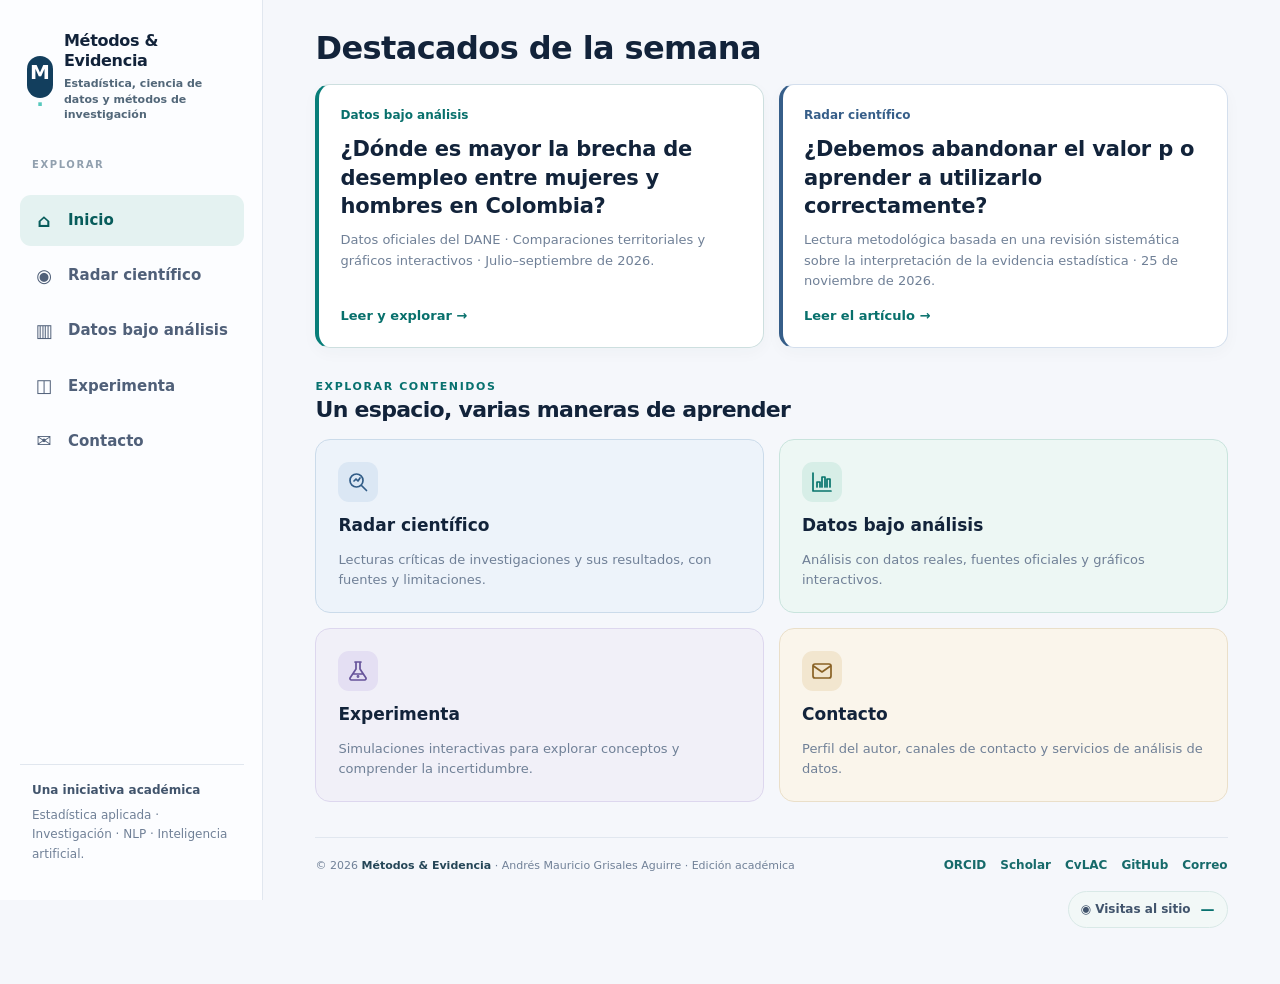
<file: index.html>
<!doctype html>
<html lang="es">
<head>
<meta charset="utf-8"><meta name="viewport" content="width=device-width,initial-scale=1">
<meta name="description" content="Métodos & Evidencia: artículos de divulgación científica, análisis de datos, estadística y experimentos interactivos con fuentes verificables.">
<title>Métodos &amp; Evidencia · Estadística, ciencia de datos y métodos de investigación</title>
<meta name="robots" content="index,follow">
<link rel="canonical" href="https://andresmgrisales.github.io/metodos-evidencia/">
<!-- Vista previa al compartir (Open Graph) -->
<meta property="og:type" content="website">
<meta property="og:title" content="Métodos &amp; Evidencia · Estadística, ciencia de datos y métodos de investigación">
<meta property="og:description" content="Métodos &amp; Evidencia: artículos de divulgación científica, análisis de datos, estadística y experimentos interactivos con fuentes verificables.">
<meta property="og:url" content="https://andresmgrisales.github.io/metodos-evidencia/">
<meta property="og:site_name" content="Métodos &amp; Evidencia">
<meta property="og:locale" content="es_CO">
<meta property="og:image" content="https://andresmgrisales.github.io/metodos-evidencia/img/og-metodos-evidencia.png">
<meta property="og:image:width" content="1200">
<meta property="og:image:height" content="630">
<meta property="og:image:alt" content="Métodos &amp; Evidencia · Estadística, ciencia de datos y métodos de investigación">
<meta name="twitter:card" content="summary_large_image">

<meta name="theme-color" content="#163b52">
<style>
:root{--ink:#12233a;--ink2:#41546c;--muted:#708097;--teal:#0b8c89;--teald:#08716f;--blue:#233b78;--light:#f5f7fb;--line:#e1e7ef;--white:#fff;--warm:#fbf6ed;--shadow:0 10px 32px rgba(31,48,75,.055)}
*{box-sizing:border-box}html{scroll-behavior:smooth}body{margin:0;background:var(--light);color:var(--ink);font:15px/1.62 system-ui,-apple-system,'Segoe UI',Arial,sans-serif}button,input,select{font:inherit}a{color:var(--teald);text-decoration:none}a:hover{text-decoration:underline}button{cursor:pointer}button:focus-visible,a:focus-visible,input:focus-visible,select:focus-visible{outline:3px solid #67c4bb;outline-offset:2px}button:disabled{opacity:.5;cursor:not-allowed}
.shell{max-width:1550px;margin:0 auto;min-height:100vh;display:grid;grid-template-columns:263px minmax(0,1fr)}.sidebar{padding:27px 18px 20px 20px;background:#fcfdff;border-right:1px solid var(--line);position:sticky;top:0;height:100vh;display:flex;flex-direction:column;gap:22px}.brand{display:flex;align-items:center;gap:11px;padding:4px 7px 12px}.symbol{width:42px;height:42px;display:grid;place-items:center;background:#123e5d;color:white;font-weight:800;font-size:20px;border-radius:13px}.brand-title{font-size:16px;line-height:1.23;font-weight:780;letter-spacing:-.3px}.brand-sub{font-size:10px;letter-spacing:1.25px;color:var(--muted);font-weight:700;text-transform:uppercase}.menu-kicker{font-size:10px;font-weight:750;color:#91a0af;letter-spacing:1.6px;padding:0 12px}.menu{display:flex;flex-direction:column;gap:4px}.menu button{display:flex;align-items:center;gap:12px;border:0;border-radius:11px;padding:11px 12px;color:#506079;background:transparent;text-align:left;font-weight:630;white-space:nowrap}.menu button:hover{background:#edf3f8;color:#17375c}.menu button.active{background:#e4f2f1;color:#075c5b}.menu button .ic{font-size:18px;width:24px;text-align:center}.sidebar-bottom{margin-top:auto;border-top:1px solid var(--line);padding:16px 12px;font-size:12px;color:var(--muted)}.sidebar-bottom strong{display:block;color:var(--ink2);font-size:12px;margin-bottom:5px}
.main{min-width:0;padding:24px clamp(20px,4.1vw,64px) 38px}.topbar{display:flex;align-items:center;justify-content:space-between;gap:15px;margin-bottom:28px}.eyebrow{font-size:11px;color:var(--teald);letter-spacing:1.6px;font-weight:800;text-transform:uppercase}.top-status{background:#e5efed;color:#17675c;border:1px solid #cce6df;border-radius:99px;padding:5px 10px;font-size:11px;font-weight:750}.date{color:var(--muted);font-size:12px}.container{max-width:1110px}.hero{background:linear-gradient(117deg,#152d4c 0%,#234264 54%,#0e666b 115%);color:#fff;border-radius:22px;padding:clamp(23px,3.4vw,42px);display:grid;grid-template-columns:minmax(0,1.3fr) minmax(210px,.8fr);gap:15px;min-height:285px;overflow:hidden;position:relative}.hero:after{content:'';width:340px;height:340px;border:1px solid rgba(255,255,255,.1);border-radius:50%;position:absolute;right:-160px;top:-180px;box-shadow:0 0 0 62px rgba(255,255,255,.035),0 0 0 122px rgba(255,255,255,.025);pointer-events:none}.hero h1{font-weight:760;letter-spacing:-1.25px;font-size:clamp(27px,3.6vw,43px);line-height:1.16;margin:10px 0 15px}.hero p{margin:0 0 22px;color:#d8e4ee;max-width:600px;font-size:15px}.hero-visual{align-self:center;justify-self:center;width:100%;max-width:285px;opacity:.94}.hero-visual svg{width:100%;height:auto;overflow:visible}.hero .eyebrow{color:#99e2d5}.btn{border:0;border-radius:10px;padding:10px 15px;font-size:13px;font-weight:730;background:var(--teal);color:#fff;display:inline-flex;align-items:center;justify-content:center;gap:8px}.btn:hover{background:var(--teald);text-decoration:none}.btn.light{background:#fff;color:#23405d}.btn.light:hover{background:#e8f6f3}.btn.ghost{background:#e6f1ef;color:var(--teald)}.btn.outline{background:#fff;border:1px solid #c9d8de;color:#1b5d63}.btn.mini{font-size:12px;padding:7px 10px}.btn:focus{outline-offset:3px}.section{margin:28px 0}.section-header{display:flex;justify-content:space-between;gap:15px;align-items:end;margin-bottom:15px}.section-header h2,.page-head h1{margin:0;letter-spacing:-.7px;line-height:1.3}.section-header h2{font-size:22px}.section-header p,.page-head p{margin:5px 0 0;color:var(--muted)}.linkbtn{border:0;background:none;color:var(--teald);font-weight:740;padding:7px}.grid2{display:grid;grid-template-columns:1fr 1fr;gap:15px}.grid3{display:grid;grid-template-columns:repeat(3,minmax(0,1fr));gap:15px}.card{background:var(--white);border:1px solid var(--line);box-shadow:var(--shadow);border-radius:16px;padding:20px;min-width:0}.tile{border:1px solid #dfe7eb;background:#fff;border-radius:15px;padding:19px;text-align:left;min-height:148px;display:flex;flex-direction:column;align-items:flex-start;gap:8px;width:100%;transition:.18s}.tile:hover{transform:translateY(-2px);box-shadow:var(--shadow);border-color:#b8d6d2}.tile-ico{display:inline-grid;place-items:center;background:#e8f4f3;color:var(--teald);border-radius:11px;width:34px;height:34px;font-size:18px}.tile strong{font-size:15px}.tile span:last-child{font-size:12px;color:var(--muted);line-height:1.5}.tag{display:inline-block;color:var(--teald);font-size:10px;font-weight:780;text-transform:uppercase;letter-spacing:1.1px}.muted{color:var(--muted)}.small{font-size:12px}.kpis{display:grid;grid-template-columns:repeat(3,minmax(0,1fr));gap:12px}.kpi{padding:17px;border:1px solid var(--line);border-radius:14px;background:#fff}.kpi strong{display:block;font-size:27px;letter-spacing:-.8px;line-height:1.3;margin:5px 0}.kpi span{font-size:11px;color:var(--muted);font-weight:650}.highlight{background:#ecf6f4;border:1px solid #cae5df;border-radius:14px;padding:16px}.highlight h3{margin:2px 0 7px}.highlight p{margin:0}.label{display:block;font-size:12px;font-weight:730;color:#53667d;margin-bottom:7px}.field{border:1px solid #d7dfe8;background:#fff;border-radius:10px;padding:10px 11px;width:100%;min-width:0;color:var(--ink)}.filterbar{display:grid;grid-template-columns:1.4fr 1fr;gap:13px;margin-bottom:16px}.radar-item{background:#fff;border:1px solid var(--line);border-radius:16px;padding:20px;margin-bottom:12px}.radar-item h3{font-size:18px;margin:6px 0;line-height:1.35}.radar-item p{margin:10px 0;color:var(--ink2);font-size:14px}.meta{font-size:11px;color:#74839a;display:flex;gap:9px;flex-wrap:wrap;margin:8px 0}.item-actions{display:flex;align-items:center;gap:10px;margin-top:15px;flex-wrap:wrap}.expansion{margin-top:14px;border-left:3px solid var(--teal);padding:10px 16px;background:#f2f8f7;border-radius:0 8px 8px 0}.expansion p{margin:4px 0 8px}.page-head{margin-bottom:22px}.page-head h1{font-size:clamp(26px,3vw,34px)}.page-head .eyebrow{margin-bottom:8px}.publication{max-width:820px}.publication p{font-size:15px;color:#34465c}.publication h2{font-size:20px;letter-spacing:-.3px;margin-top:26px}.tabs{display:flex;gap:5px;background:#edf2f6;border-radius:11px;padding:5px;width:max-content;max-width:100%;flex-wrap:wrap}.tabs button{border:0;background:transparent;border-radius:8px;padding:8px 13px;font-size:12px;color:#63758b;font-weight:730}.tabs button.selected{background:#fff;color:var(--ink);box-shadow:0 2px 7px #182d4715}.chart{width:100%;max-height:345px;display:block;overflow:visible}.chart text{font-family:system-ui,'Segoe UI',sans-serif;fill:#66778e;font-size:12px}.chart .gridline{stroke:#dfe8ee;stroke-width:1;stroke-dasharray:3 5}.chart .baseline{stroke:#aebcc9;stroke-width:1.5}.chart .data-line{fill:none;stroke:#087e83;stroke-width:4;stroke-linecap:round;stroke-linejoin:round}.chart .dot{fill:#087e83;stroke:#fff;stroke-width:3}.chart .bar{fill:#238c95}.note{border-left:3px solid #e4aa5c;background:#fbf7ee;border-radius:0 9px 9px 0;padding:12px 14px;color:#715d3b;font-size:12px}.source-list a{word-break:break-word}.source-list{padding-left:20px;font-size:13px}.source-list li{margin:5px 0}.explorer-hero{background:linear-gradient(120deg,#e7f2f1,#f4f8fa);border:1px solid #d0e7e2;border-radius:14px;padding:17px}.control-row{display:flex;align-items:center;gap:12px;justify-content:space-between;flex-wrap:wrap}.control-row strong{font-size:25px}.slider{width:100%;accent-color:var(--teal);cursor:pointer;margin:11px 0 4px}.center{text-align:center}.display-num{font-size:clamp(27px,3.6vw,42px);font-weight:810;letter-spacing:-1px;color:var(--teald);line-height:1.2}.quiz-options{display:grid;gap:9px;margin:14px 0}.quiz-options button{border:1px solid #dce5ec;background:#fff;border-radius:10px;padding:12px 14px;text-align:left;color:var(--ink);font-weight:600}.quiz-options button:hover{border-color:var(--teal);background:#f4fbfa}.quiz-options button.chosen{border-color:var(--teal);background:#e4f4f1}.feedback{border:1px solid #cbe3da;background:#edf7f3;padding:13px 15px;border-radius:11px;font-size:13px}.formula{font-size:19px;text-align:center;padding:10px 0;letter-spacing:1px}.resource{display:flex;gap:14px;align-items:flex-start}.resource-icon{width:38px;height:38px;display:grid;place-items:center;border-radius:10px;background:#eaf4f2;font-size:20px;flex-shrink:0}.resource h3{margin:0 0 5px;font-size:15px}.resource p{margin:0;font-size:13px;color:var(--muted)}.footer{max-width:1110px;margin-top:35px;border-top:1px solid var(--line);padding:18px 0;color:var(--muted);font-size:11px;display:flex;justify-content:space-between;gap:15px;flex-wrap:wrap}.pill{display:inline-block;background:#e8f2f0;color:#166660;border-radius:50px;font-size:11px;font-weight:730;padding:3px 8px}.cols-analysis{display:grid;grid-template-columns:1fr .85fr;gap:16px}.overline{color:#73859a;font-size:11px;letter-spacing:1.2px;text-transform:uppercase;font-weight:800}.stat-row{display:grid;grid-template-columns:repeat(3,1fr);gap:12px}.mini-stat strong{display:block;font-size:24px;line-height:1.15}.mini-stat span{color:var(--muted);font-size:11px}.nav-mobile{display:none}.divider{height:1px;background:var(--line);margin:18px 0}.text-link{font-size:13px;font-weight:740}h3{line-height:1.35}ul{padding-left:22px}code{font-family:ui-monospace,Consolas,monospace;font-size:12px}.chart-help{font-size:11px;color:var(--muted);margin-top:4px}
@media(max-width:1000px){.shell{grid-template-columns:218px minmax(0,1fr)}.sidebar{padding:22px 10px}.main{padding:22px}.hero{grid-template-columns:1fr .65fr}.cols-analysis{grid-template-columns:1fr}}
@media(max-width:730px){.featured-card{grid-template-columns:1fr!important}.shell{display:block}.sidebar{position:static;width:100%;height:auto;border-right:0;border-bottom:1px solid var(--line);padding:11px 13px;gap:5px}.brand{padding:3px 5px}.menu-kicker,.sidebar-bottom{display:none}.menu{flex-direction:row;overflow-x:auto;padding:2px 0 4px;gap:4px;scrollbar-width:thin}.menu button{padding:9px 10px;font-size:12px;gap:5px}.menu button .ic{font-size:14px;width:18px}.main{padding:20px 14px}.hero{min-height:initial;padding:23px;grid-template-columns:1fr}.hero-visual{display:none}.grid3,.grid2{grid-template-columns:1fr}.kpis{grid-template-columns:repeat(3,1fr)}.kpi{padding:12px}.kpi strong{font-size:20px}.filterbar{grid-template-columns:1fr}.topbar{margin-bottom:18px}.section{margin:24px 0}.section-header h2{font-size:19px}.stat-row{grid-template-columns:1fr 1fr}.publication{max-width:none}}
@media(max-width:410px){.kpis{grid-template-columns:1fr 1fr}.topbar{flex-wrap:wrap}.stat-row{grid-template-columns:1fr 1fr}}
@media(prefers-reduced-motion:reduce){*{scroll-behavior:auto!important;transition:none!important}}

/* ME v0.5: accesibilidad, navegación móvil y miniartículo metodológico */
.skip-link{position:absolute;left:14px;top:-100px;z-index:100;background:#fff;color:#123e5d;border:2px solid #0b8c89;border-radius:9px;padding:8px 12px}.skip-link:focus{top:12px}
.article-switch{display:flex;align-items:stretch;gap:10px;flex-wrap:wrap;margin:0 0 25px}
.article-switch button{border:1px solid #cadde1;background:#fff;border-radius:12px;text-align:left;padding:11px 15px;color:#36526a;font-size:13px;min-width:220px;flex:1;line-height:1.5}
.article-switch button strong{display:block;font-size:14px;color:var(--ink)}
.article-switch button.selected{border-color:#0b8c89;background:#e8f5f2;box-shadow:inset 0 0 0 1px #0b8c89}
.method-grid{display:grid;grid-template-columns:1fr;gap:17px}
.method-controls{display:grid;grid-template-columns:repeat(3,minmax(0,1fr));gap:16px}
.method-controls .control-row{margin-bottom:4px}
.method-metrics{display:grid;grid-template-columns:repeat(3,minmax(0,1fr));gap:10px;margin:18px 0}
.method-metric{border:1px solid var(--line);border-radius:12px;padding:13px;background:#fff;min-width:0}
.method-metric .overline{font-size:10px;line-height:1.4;letter-spacing:.8px}
.method-metric .num{font-size:24px;line-height:1.35;font-weight:800;letter-spacing:-.5px;color:#214968;overflow-wrap:anywhere}
.method-metric .support{font-size:12px;color:#65748c}
.ci-plot{width:100%;height:auto;display:block;max-width:850px;margin:0 auto}
.method-takeaway{padding:15px;border:1px solid #cce4df;background:#eff8f5;border-radius:13px}
.method-takeaway strong{display:block;color:#145754;margin-bottom:3px}
.method-takeaway p{margin:2px 0;color:#274b5d}
.method-notes{padding-left:20px}
.method-notes li{margin:8px 0}
.mini-pill{display:inline-flex;align-items:center;border-radius:100px;padding:3px 10px;background:#eaf4f3;color:#115b5d;font-size:11px;font-weight:700}
.visually-hidden{position:absolute!important;width:1px;height:1px;padding:0;margin:-1px;overflow:hidden;clip:rect(0,0,0,0);white-space:nowrap;border:0}
/* Los nombres editoriales son únicos para todos los tamaños de pantalla. */
@media(max-width:930px){.method-grid{grid-template-columns:1fr}.method-controls{grid-template-columns:1fr}.method-metrics{grid-template-columns:repeat(3,minmax(0,1fr))}}
@media(max-width:730px){
  .menu{display:grid;grid-template-columns:repeat(3,minmax(0,1fr));overflow:visible;gap:5px}
 .menu button{min-width:0;white-space:normal;display:flex;flex-direction:column;align-items:center;justify-content:center;line-height:1.25;text-align:center;padding:8px 4px;min-height:72px;gap:4px}.menu button .nav-long{max-width:100%;overflow-wrap:break-word}
 .menu button .ic{font-size:15px;width:15px}.method-metrics{grid-template-columns:1fr 1fr}.article-switch{gap:7px}.article-switch button{min-width:0;flex-basis:100%}
}
@media(max-width:390px){.menu button .ic{display:inline-block}.method-metrics{grid-template-columns:1fr 1fr}.method-metric .num{font-size:21px}}


/* Radar editorial demo 0.6 */
.status-pill{display:inline-block;padding:5px 10px;border-radius:999px;font-size:12px;font-weight:700;background:#edf2f8;color:#405876}
.status-pill.revisar{background:#e2f4f0;color:#086c66}.status-pill.descartado{background:#faecec;color:#8a4550}
.review-buttons{display:flex;gap:7px;flex-wrap:wrap;margin-top:11px}.review-buttons button{font-size:12px}.review-footer{margin-top:14px}
@media(max-width:600px){.review-buttons .btn{flex:1 1 43%;white-space:normal}.tabs button{min-width:0}}

/* Radar 0.7: indicadores de procedencia y alcance */
.radar-summary{display:grid;grid-template-columns:repeat(3,minmax(0,1fr));gap:10px;margin:17px 0 16px}
.radar-summary>div{border:1px solid #dfebe9;border-radius:13px;background:#f2f8f7;padding:12px 14px;display:flex;flex-direction:column;gap:3px;min-width:0}
.radar-summary strong{font-size:24px;line-height:1.1;color:#145954}
.radar-summary span{font-size:12px;color:#596a7f}
@media(max-width:470px){.radar-summary>div{padding:10px 8px}.radar-summary strong{font-size:20px}.radar-summary span{font-size:11px;line-height:1.35}}

/* METODOS & EVIDENCIA V0.8 */
.radar-tabs{display:flex;flex-wrap:wrap;gap:8px;margin:18px 0;padding:8px;background:#edf4f4;border-radius:14px}
.radar-tabs button{border:1px solid transparent;border-radius:10px;padding:10px 13px;background:transparent;color:#4e6074;font-weight:760;font-size:12px;cursor:pointer;flex:1 1 auto}
.radar-tabs button.active{color:#115f5b;border-color:#c6dedb;background:white;box-shadow:0 2px 10px #173b6315}
.trend-summary{display:grid;grid-template-columns:repeat(3,minmax(0,1fr));gap:10px;margin:14px 0}
.trend-summary>div{border-radius:13px;background:#f0f6f4;border:1px solid #dcebe7;padding:15px;display:flex;flex-direction:column;gap:4px}
.trend-summary .k{font-size:10px;color:#63768c;text-transform:uppercase;letter-spacing:.8px;font-weight:750}
.trend-summary .v{font-size:17px;font-weight:800;color:#1d4751}
.trend-row{border-radius:14px;border:1px solid var(--line);padding:16px;background:#fff;margin:10px 0}
.trend-svg{display:block;width:100%;max-width:850px;height:auto;margin:7px auto}
.trend-table{width:100%;border-collapse:collapse;font-size:13px}
.trend-table th,.trend-table td{border-bottom:1px solid #e0e8ec;padding:10px;text-align:right}
.trend-table th:first-child,.trend-table td:first-child{text-align:left}
.trend-tabs{display:flex;gap:8px;flex-wrap:wrap;margin:12px 0}
.trend-empty{min-height:195px;display:flex;flex-direction:column;align-items:center;justify-content:center;gap:9px;border:1px dashed #a8b8c4;background:#f8fafb;border-radius:16px;text-align:center;padding:30px 18px}
.status-info{display:inline-flex;align-items:center;gap:5px;background:#eef4f5;color:#406278;padding:5px 9px;border-radius:99px;font-size:11px;font-weight:750}
.status-info.demo{background:#fff2e0;color:#955a12}
.status-info.pending{background:#f2f4f7;color:#5a6573}
.smallprint{font-size:12px;color:#607189;line-height:1.65}
.form-actions{display:flex;gap:10px;flex-wrap:wrap;margin:13px 0}
.policy-grid{display:grid;grid-template-columns:1fr 1fr;gap:13px}
.policy-criterion{border:1px solid #dce6ec;background:#fff;border-radius:13px;padding:16px}
.policy-criterion strong{display:block;font-size:14px;margin:4px 0 7px;color:#25455c}
.policy-criterion p{margin:0;color:#607188;font-size:12px}
@media(max-width:730px){.trend-summary{grid-template-columns:1fr}.policy-grid{grid-template-columns:1fr}.radar-tabs button{flex:1 1 43%}}

/* Monitor 0.9 · Real data and provenance */
.reference-chip{background:#e8f5f2;border:1px solid #c5e9dd;border-radius:11px;padding:12px 15px;color:#155b52}
.reference-chip strong{display:block;font-size:14px;margin-bottom:4px}
.reference-chip p{margin:0;color:#28594f;font-size:13px;line-height:1.52}
.trend-actions{display:flex;gap:8px;flex-wrap:wrap;margin-top:12px}
.trend-actions .btn{white-space:normal;text-align:center}
.warning-note{border-left:3px solid #d69b42;background:#fff8e9;padding:11px 14px;border-radius:0 8px 8px 0;margin-top:12px;font-size:13px;color:#674e25}
.success-note{border-left:3px solid #0b8c89;background:#edf8f5;padding:11px 14px;border-radius:0 8px 8px 0;margin-top:12px;font-size:13px;color:#22584f}
.ref-table{width:100%;max-width:600px;border-collapse:collapse;font-variant-numeric:tabular-nums}
.ref-table th,.ref-table td{padding:7px 10px;border-bottom:1px solid #e6ebef;font-size:13px;text-align:right}
.ref-table th:first-child,.ref-table td:first-child{text-align:left}
.monitor-subtitle{font-size:13px;color:#5f7182;margin-top:2px}
@media(max-width:540px){.trend-actions>.btn{flex:1 1 100%}.ref-table th,.ref-table td{font-size:12px}}

/* 0.11: auditoría científica de 60 registros */
.audit-steps{display:grid;grid-template-columns:repeat(3,1fr);gap:11px;margin:15px 0}
.audit-steps>div{background:#f4f8fa;border:1px solid #e1e9ee;border-radius:12px;padding:13px}
.audit-steps strong{display:block;font-size:19px;color:#173c50}
.audit-steps span{font-size:12px;color:#5b7180}
.audit-grid{display:grid;grid-template-columns:repeat(3,1fr);gap:10px;margin:14px 0}
.audit-cell{border:1px solid #e0e9ed;border-radius:12px;padding:12px;background:#fff}
.audit-cell strong{display:block;font-size:13px;color:#14384b}
.audit-cell span{display:block;color:#5f7786;font-size:12px;margin-top:4px}
.audit-cell .number{font-size:24px;color:#087c80;font-weight:800;margin:4px 0}
.audit-item{padding:12px 0;border-bottom:1px solid #e8edf0}
.audit-item h4{font-size:14px;line-height:1.35;margin:3px 0}
.audit-item p{font-size:12px;margin:5px 0;line-height:1.5}
.audit-progress{background:#f0f7f6;border:1px solid #bcded8;border-radius:10px;padding:10px 13px;margin:12px 0}
.audit-progress strong{color:#17645c}
.audit-actions{display:flex;flex-wrap:wrap;gap:10px;margin:15px 0}
.audit-actions .btn:disabled{opacity:.48;cursor:not-allowed}
@media(max-width:750px){.audit-grid{grid-template-columns:repeat(2,1fr)}.audit-steps{grid-template-columns:1fr 1fr 1fr}}
@media(max-width:440px){.audit-grid{grid-template-columns:1fr 1fr}.audit-steps{grid-template-columns:1fr}.audit-actions .btn{width:100%}}


/* ===== Catálogo acumulativo 0.17 ===== */
.v17-hero{padding:clamp(19px,3vw,30px);border-radius:17px;color:white;background:linear-gradient(120deg,#143650 0%,#126b6e 100%);margin:16px 0 20px}
.v17-hero h2{margin:5px 0 6px;font-size:clamp(22px,3vw,28px);letter-spacing:-.5px}
.v17-hero p{color:#e2f1ef;max-width:770px;margin:0 0 15px}
.v17-grid{display:grid;grid-template-columns:repeat(3,minmax(0,1fr));gap:13px;margin:15px 0}
.v17-card{border:1px solid #dfe8ea;background:#fff;border-radius:13px;padding:16px;display:flex;flex-direction:column;gap:8px;min-width:0}
.v17-card h3{margin:0;font-size:16px;line-height:1.35;overflow-wrap:anywhere}
.v17-card p{margin:0;color:#556b7c;font-size:13px;line-height:1.55}
.v17-card .v17-footer{margin-top:auto;padding-top:5px;display:flex;gap:8px;flex-wrap:wrap;align-items:center}
.v17-eyebrow{font-size:10px;letter-spacing:1.2px;text-transform:uppercase;font-weight:800;color:#087776}
.v17-stat{font-size:12px;color:#4a6377}
.v17-demo{display:inline-flex;border:1px solid #cfd8de;background:#f5f7f9;color:#536779;border-radius:50px;padding:3px 8px;font-size:10px;font-weight:750}
.v17-published{display:inline-flex;background:#e6f5ef;color:#116956;padding:3px 8px;border-radius:50px;font-size:10px;font-weight:750}
.v17-tombstone{display:inline-flex;background:#fff0ef;color:#9a3532;border-radius:50px;padding:3px 8px;font-size:10px;font-weight:750}
.v17-filter{display:grid;grid-template-columns:minmax(180px,2fr) repeat(3,minmax(130px,1fr));gap:12px;margin:17px 0;padding:17px;border:1px solid #e2e9ed;border-radius:14px;background:#fff}
.v17-filter .field{width:100%;max-width:100%;min-width:0}
.v17-filter label{display:block;font-size:11px;font-weight:750;color:#435971;margin-bottom:4px}
.v17-calendar{width:100%;border-collapse:collapse;font-size:13px}
.v17-calendar th,.v17-calendar td{border-bottom:1px solid #e8ecef;padding:10px 9px;text-align:left;vertical-align:top}
.v17-calendar th{font-size:11px;letter-spacing:.5px;text-transform:uppercase;color:#556b7c}
.v17-tag{display:inline-block;margin-right:5px;margin-bottom:3px;border-radius:50px;background:#eaf2f3;color:#26636b;padding:2px 9px;font-size:11px}
.v17-record{max-width:900px}
.v17-record h1{font-size:clamp(25px,3.3vw,34px);line-height:1.2;letter-spacing:-.6px}
.v17-sources{overflow-wrap:anywhere}
.v17-history{border-left:3px solid #6ab7b0;padding-left:13px;margin:15px 0}
.v17-history>div{border-bottom:1px solid #e8edf0;padding:9px 0}
.v17-spotlight{padding:18px;border:1px solid #c9e3dd;border-radius:14px;background:#f0f9f6;margin:18px 0}
.v17-spotlight h2{margin:0 0 5px;font-size:19px}
.v17-spotlight p{margin:0 0 12px;color:#4c6971;font-size:13px}
.v17-actions{display:flex;gap:10px;flex-wrap:wrap;margin-top:11px}
.v17-empty{padding:24px;border:1px dashed #cbd9df;background:#fff;border-radius:13px;color:#637588}
.v17-wrap{overflow-x:auto;max-width:100%}
@media(max-width:960px){.v17-grid{grid-template-columns:repeat(2,minmax(0,1fr))}.v17-filter{grid-template-columns:repeat(2,minmax(0,1fr))}}
@media(max-width:520px){.v17-grid,.v17-filter{grid-template-columns:1fr}.v17-filter{padding:13px}.v17-card{padding:14px}.v17-calendar{min-width:520px}.v17-hero{padding:18px}.v17-actions .btn{width:100%}}


/* ===== 0.18 · Calendarizar preparación sin autopublicar ===== */
.a18-hero{border-radius:17px;background:linear-gradient(110deg,#15384e,#087d7c);color:white;padding:clamp(20px,3vw,32px);margin:15px 0 22px}
.a18-hero h1{font-size:clamp(27px,3.3vw,36px);margin:6px 0 12px;color:#fff}
.a18-hero p{max-width:800px;color:#deecee;margin:0;font-size:14px;line-height:1.65}
.a18-kpis{display:grid;grid-template-columns:repeat(4,minmax(0,1fr));gap:12px;margin:18px 0}
.a18-kpi{padding:16px;background:#fff;border:1px solid #dce6e9;border-radius:14px}
.a18-kpi b{display:block;font-size:27px;line-height:1.4;color:#18586a}
.a18-kpi span{font-size:11px;color:#526c79}
.a18-split{display:grid;grid-template-columns:minmax(0,1fr) 260px;gap:16px;align-items:start}
.a18-card{background:#fff;border:1px solid #e0e9e9;border-radius:14px;padding:16px;margin-bottom:12px;min-width:0}
.a18-card h3{margin:6px 0 6px;font-size:16px;line-height:1.35}
.a18-card p{font-size:12px;line-height:1.5;color:#53687d;margin:5px 0 10px}
.a18-meta{display:flex;align-items:center;flex-wrap:wrap;gap:8px;color:#657587;font-size:11px}
.a18-pill{background:#eff3f4;color:#416473;border-radius:20px;padding:4px 9px;font-size:10px;font-weight:800}
.a18-pill.due{background:#fdf1dc;color:#96611b}
.a18-pill.review{background:#e7f3f2;color:#136d64}
.a18-list{min-width:0}
.a18-filters{display:grid;grid-template-columns:repeat(3,minmax(0,1fr));gap:10px;margin-bottom:14px}
.a18-filters label{font-size:11px;font-weight:750;color:#435d70;display:block;margin-bottom:5px}
.a18-filters select,.a18-filters input{width:100%;min-width:0;background:white;border:1px solid #d7e1e5;color:#23384e;border-radius:10px;padding:9px 10px;font-size:13px}
.a18-detail{margin-top:12px;padding:12px;border:1px solid #cde3e1;background:#f4faf9;border-radius:10px}
.a18-detail ul{font-size:12px;line-height:1.65;margin:9px 0 5px;padding-left:21px;color:#334f5b}
.a18-panel{border:1px solid #dce7e6;background:#fff;border-radius:14px;padding:18px;margin-bottom:13px}
.a18-panel h2{font-size:18px;margin:0 0 9px}
.a18-panel p{font-size:12px;color:#587082;line-height:1.65}
.a18-steps{display:grid;gap:8px}
.a18-steps div{padding:10px 12px;border-left:3px solid #58a6a0;background:#f2f7f7;color:#405a6e;font-size:12px;border-radius:6px}
.a18-bar{height:7px;border-radius:20px;background:#e5eeee;overflow:hidden;margin:12px 0}
.a18-bar span{height:100%;display:block;background:#168a82;border-radius:20px}
.a18-note{font-size:12px;color:#466773;padding:12px;background:#eff6f7;border:1px solid #d5e5e5;border-radius:12px;margin-top:12px}
@media(max-width:1000px){.a18-split{grid-template-columns:1fr}.a18-kpis{grid-template-columns:repeat(2,minmax(0,1fr))}}
@media(max-width:550px){.a18-filters{grid-template-columns:1fr}.a18-kpis{grid-template-columns:repeat(2,minmax(0,1fr))}.a18-kpi{padding:13px}.a18-card{padding:14px}}


/* Integración editorial 0.26; no altera simuladores ni lógica del prototipo */
.a026-callout{margin:19px 0 25px;padding:21px;border-radius:16px;border:1px solid #badbd6;background:linear-gradient(110deg,#effaf7,#fff)}
.a026-callout h2{font-size:clamp(21px,2.8vw,27px);line-height:1.23;margin:8px 0 12px;color:#163b51}
.a026-callout p{font-size:14px;color:#4a6172;line-height:1.6}
.a026-kicker{font-size:11px;letter-spacing:.9px;font-weight:850;color:#0b7974}
.a026-badge{display:inline-block;border:1px solid #b5e1ca;background:#e4f5eb;color:#216a4d;border-radius:99px;padding:5px 10px;font-size:11px;font-weight:800}
.a026-btn{padding:10px 16px;border:0;border-radius:10px;background:#0b817a;color:#fff;font:inherit;font-weight:800;cursor:pointer}
.a026-btn:hover{background:#076a66}
.a026-details{background:#fff;border:1px solid #c8ddd8;border-radius:13px;overflow:hidden;margin-top:16px}
.a026-details>summary{padding:15px 19px;cursor:pointer;font-weight:800;color:#155d66;list-style:none;display:flex;justify-content:space-between;gap:12px}
.a026-details>summary::-webkit-details-marker{display:none}
.a026-details>summary::after{content:"+";font-size:22px;line-height:1}
.a026-details[open]>summary::after{content:"−"}
.a026-details[open]>summary{border-bottom:1px solid #dfe7ec}
.a026-embed{background:#fff;color:#203448;font-size:15px}
.a026-embed .reading{background:#fff;margin:0;box-shadow:none;border:none}
.a026-embed .reading-head{padding:clamp(19px,4vw,39px);border-bottom:1px solid #dfe7ec}
.a026-embed .reading-meta,.a026-embed .graphic-kicker{font-size:11px;font-weight:800;letter-spacing:1px;text-transform:uppercase;color:#087f80}
.a026-embed .pill{display:inline-block;border:1px solid #c6e3d6;background:#eaf6ee;color:#25644c;border-radius:99px;padding:5px 10px;font-size:11px;font-weight:800}
.a026-embed .reading h2{font-size:clamp(23px,3.5vw,37px);color:#15384b;line-height:1.22;margin:15px 0;letter-spacing:-.5px}
.a026-embed .lead{font-size:17px;color:#4e6175;margin-bottom:16px}
.a026-embed .submeta{font-size:12px;color:#65778a}
.a026-embed .infographic{padding:clamp(16px,3.4vw,30px);background:linear-gradient(115deg,#effaf7,#f7f9fb);border-bottom:1px solid #dfe7ec}
.a026-embed .infographic figcaption{font-size:11px;font-weight:800;letter-spacing:1px;color:#526b7b;margin-bottom:12px}
.a026-embed .graphic-body{border:1px solid #d9e9e6;background:#fff;border-radius:14px;padding:clamp(13px,3vw,23px)}
.a026-embed .flow3{display:flex;gap:7px;align-items:center;margin:20px 0}
.a026-embed .flow-number{flex:1;min-width:0;padding:12px 4px;text-align:center;background:#e8f4f2;border-radius:10px}
.a026-embed .flow-number strong{display:block;color:#086b71;font-size:clamp(20px,3vw,31px);line-height:1.2}
.a026-embed .flow-number span{display:block;color:#587480;font-size:11px;margin-top:4px}
.a026-embed .arrow{font-size:23px;color:#418f8e}
.a026-embed .graphic-message{background:#ecf6f4;color:#165c62;border-radius:9px;padding:13px 15px;display:flex;gap:8px}
.a026-embed .graphic-chips{display:flex;flex-wrap:wrap;gap:7px;margin:14px 0}
.a026-embed .graphic-chips span{font-size:12px;background:#f5f7f9;border:1px solid #e1e7eb;border-radius:30px;padding:5px 10px}
.a026-embed .graphic-footnote{color:#607380;font-size:12px;margin:9px 0 0}
.a026-embed .reading-content{padding:clamp(20px,4vw,39px)}
.a026-embed .reading-content>h3{font-size:20px;margin:0 0 19px}
.a026-embed .section-narrative{margin-bottom:22px}
.a026-embed .section-narrative h3{font-size:17px;margin:0 0 7px;color:#154e58}
.a026-embed .section-narrative p{margin:0;line-height:1.66;color:#334b5f}
.a026-embed .interpretation{background:#fff8ec;border-left:4px solid #c99954;border-radius:0 10px 10px 0;margin:0 clamp(20px,4vw,39px) 27px;padding:15px 20px}
.a026-embed .interpretation h3{margin:0 0 7px;font-size:14px}
.a026-embed .interpretation p{margin:0;color:#67563e;font-size:13px}
.a026-embed .sources{margin:0 clamp(20px,4vw,39px);padding:25px 0 33px;border-top:1px solid #dfe7ec;font-size:13px;overflow-wrap:anywhere}
.a026-embed .sources p{margin:7px 0}
.a026-home{margin:22px 0;border:1px solid #beded6;background:#edf8f4;border-radius:16px;padding:21px}
.a026-home h2{font-size:21px;margin:7px 0 9px;color:#155060}
.a026-home p{font-size:14px;color:#4a6172}
@media(max-width:650px){.a026-callout{padding:14px}.a026-embed .flow3{gap:4px}.a026-embed .flow-number strong{font-size:20px}.a026-embed .flow-number span{font-size:10px}.a026-embed .arrow{font-size:17px}}


/* Navegación de audiencia general · vista editorial de revisión */
.m27-areas{display:grid;grid-template-columns:repeat(3,minmax(0,1fr));gap:14px;margin:18px 0 26px}
.m27-areas article{border:1px solid #dce5ec;background:#fff;border-radius:15px;padding:19px;min-width:0}
.m27-areas strong{font-size:14px;color:#0a7770}.m27-areas h3{font-size:17px;margin:8px 0 7px;color:#203d54}
.m27-areas p{font-size:13px;color:#506678;line-height:1.58;margin:0}
.m27-note{padding:17px 19px;background:#eef8f6;border:1px solid #d0e5df;border-radius:12px;margin-top:20px;color:#2c5d62;font-size:13px;line-height:1.6}
.m27-header{margin-bottom:25px}.m27-header h1{font-size:clamp(29px,4vw,40px);line-height:1.2;margin:6px 0 12px}
.m27-header p{max-width:780px;color:#586a7e;font-size:15px}
.m27-hero{margin-top:12px;background:linear-gradient(115deg,#16475a,#097d79);border-radius:19px;color:#fff;padding:clamp(22px,4vw,36px)}
.m27-hero h2{color:#fff;font-size:clamp(24px,3.4vw,33px);margin:9px 0;line-height:1.24}
.m27-hero p{color:#e1f0f0;font-size:15px;line-height:1.6;max-width:73ch}
.m27-hero .a026-btn{background:#fff;color:#125d61}.m27-hero .a026-btn:hover{background:#e1f2ed}
.m27-muted{font-size:13px;color:#607387}
.m27-callout{display:flex;gap:15px;align-items:center;flex-wrap:wrap;justify-content:space-between;padding:18px 22px;background:#fff;border:1px solid #dce5ec;border-radius:15px;margin:20px 0}
.m27-callout p{margin:0;color:#536c7b;font-size:13px;max-width:64ch}
@media(max-width:750px){.m27-areas{grid-template-columns:1fr}.m27-callout{align-items:flex-start}.m27-hero{padding:20px}}


/* v0.28: identidad editorial y acceso permanente a una sola lectura destacada */
.brand>div:last-child{min-width:0}
.brand-sub{font-size:11px;line-height:1.4;font-weight:550;text-transform:none;letter-spacing:0;max-width:280px;margin-top:6px;color:#526779}
.topbar.featured028{position:sticky;top:8px;z-index:45;display:block;margin:0 0 25px;padding:0;
  background:rgba(255,255,255,.98);border:1px solid #cedfdf;border-left:4px solid #0b8882;
  border-radius:14px;box-shadow:0 5px 23px rgba(18,52,71,.10);overflow:hidden}
.featured028-click{width:100%;display:flex;gap:18px;align-items:center;text-align:left;min-width:0;padding:14px 17px;
  border:0;background:transparent;color:inherit;cursor:pointer;font:inherit}
.featured028-click:hover{background:#f1f9f7}
.featured028-click:focus-visible{outline:3px solid #0b8c89;outline-offset:-4px}
.featured028-label{flex:0 0 123px;display:block;font-size:10px;font-weight:850;line-height:1.45;letter-spacing:1.05px;color:#06766f}
.featured028-main{flex:1;min-width:0;display:flex;flex-direction:column;gap:2px}
.featured028-title{font-size:15px;font-weight:770;line-height:1.35;color:#16354a;letter-spacing:-.1px}
.featured028-summary{font-size:12px;line-height:1.45;color:#52677b}
.featured028-arrow{flex:0 0 28px;width:28px;height:28px;display:grid;place-items:center;border-radius:8px;background:#e3f2f0;color:#12665e;font-weight:800;font-size:19px}
@media(max-width:730px){
  .brand-sub{font-size:11px;max-width:310px;line-height:1.36;margin-top:4px}
  .main{padding-top:13px}
  .topbar.featured028{top:6px;margin-bottom:22px}
  .featured028-click{padding:12px 13px;gap:12px;align-items:flex-start}
  .featured028-label{flex:0 0 79px;font-size:9px;letter-spacing:.55px;line-height:1.3;padding-top:4px}
  .featured028-title{font-size:14px;line-height:1.32}
  .featured028-summary{font-size:11px;line-height:1.43}
  .featured028-arrow{flex:0 0 23px;height:23px;width:23px;font-size:16px}
}
@media(max-width:370px){
  .featured028-click{gap:9px;padding:10px}
  .featured028-label{flex-basis:63px;font-size:8.3px}
  .featured028-arrow{display:none}
}


/* v0.29 · Franja editorial con dos columnas centradas en ambos ejes */
.topbar.featured028 .featured028-click{
  display:grid; grid-template-columns:minmax(115px,.72fr) minmax(0,2.15fr);
  align-items:center;justify-items:center;gap:16px;position:relative;
  text-align:center;min-height:96px;padding:14px 50px 14px 20px;
}
.topbar.featured028 .featured028-label{
  display:flex;align-items:center;justify-content:center;
  align-self:stretch;justify-self:stretch;text-align:center;
  padding:0 10px;line-height:1.5;
}
.topbar.featured028 .featured028-main{
  min-width:0;width:100%;display:flex;align-self:stretch;
  flex-direction:column;justify-content:center;align-items:center;text-align:center;
  gap:5px;
}
.topbar.featured028 .featured028-title,.topbar.featured028 .featured028-summary{text-align:center;max-width:65ch}
.topbar.featured028 .featured028-arrow{
 position:absolute;right:14px;top:50%;transform:translateY(-50%);
}
@media (max-width:730px){
 .topbar.featured028 .featured028-click{
   grid-template-columns:minmax(81px,.82fr) minmax(0,2fr);gap:9px;
   min-height:110px;padding:12px 35px 12px 12px;align-items:center;
 }
 .topbar.featured028 .featured028-label{padding:0 3px;font-size:9px;align-items:center;letter-spacing:.38px}
 .topbar.featured028 .featured028-main{align-items:center;justify-content:center}
 .topbar.featured028 .featured028-title{font-size:14px}
 .topbar.featured028 .featured028-summary{font-size:11px;line-height:1.42}
 .topbar.featured028 .featured028-arrow{right:8px;width:22px;height:22px;font-size:15px}
}
@media (max-width:390px){
 .topbar.featured028 .featured028-click{grid-template-columns:73px minmax(0,1fr);gap:7px;padding:12px 10px;}
 .topbar.featured028 .featured028-arrow{display:none}
 .topbar.featured028 .featured028-label{font-size:8.6px;letter-spacing:.1px}
}
/* v0.29 · Datos del autor e identidad académica */
.author029{background:linear-gradient(120deg,#f2faf8,#fff);border:1px solid #c9e1db;
 border-radius:18px;padding:clamp(18px,3vw,30px);margin:20px 0 26px;display:grid;
 grid-template-columns:minmax(0,1.25fr) minmax(250px,.9fr);gap:24px;align-items:center}
.author029-kicker{font-size:11px;letter-spacing:1px;color:#086e69;font-weight:850;text-transform:uppercase}
.author029-name{margin:9px 0 6px;font-size:clamp(21px,2.5vw,27px);color:#173a4d;line-height:1.27}
.author029-degree{font-size:13px;font-weight:750;color:#246b66;line-height:1.55;margin:0 0 10px}
.author029-bio{font-size:14px;line-height:1.7;color:#4b6071;margin:0}
.author029-channels{background:#fff;border:1px solid #ddeae6;padding:17px;border-radius:12px}
.author029-channels h3{font-size:14px;margin:0 0 9px;color:#173a4d}
.author029-links{display:flex;flex-wrap:wrap;gap:8px;margin-top:12px}
.author029-links a{display:inline-flex;align-items:center;justify-content:center;min-height:35px;
 border-radius:9px;background:#e8f5f1;border:1px solid #c5e5dc;color:#07665f;padding:6px 11px;
 text-decoration:none;font-size:12px;font-weight:760}
.author029-links a:hover{background:#d9eee6}
.author029-email{display:inline-flex;align-items:center;gap:7px;color:#106968;overflow-wrap:anywhere;font-weight:760;font-size:13px}
.author029-subtle{font-size:11px;color:#6b7b89;margin:8px 0 0}
.footer029{align-items:center;display:grid;grid-template-columns:minmax(0,1fr) auto;gap:16px}
.footer029-identity strong{color:#254657;font-weight:800}
.footer029-social{display:flex;flex-wrap:wrap;gap:8px 14px;align-items:center}
.footer029-social a{font-size:12px;text-decoration:none;color:#166a6a;font-weight:730}
.footer029-social a:hover{text-decoration:underline}
@media(max-width:840px){.author029{grid-template-columns:1fr;gap:13px}.footer029{grid-template-columns:1fr;text-align:center}.footer029-social{justify-content:center}}


/* v0.30 · Identidad editorial breve, separada del nombre y de los grados académicos */
.author030-role{display:inline-flex;align-items:center;max-width:100%;margin:3px 0 12px;
 padding:6px 11px;border-radius:8px;border:1px solid #cbe7df;background:#e8f6f1;
 color:#12645c;font-size:12.5px;line-height:1.45;font-weight:760}
@media(max-width:430px){.author030-role{font-size:12px;line-height:1.5;white-space:normal}}


/* Contador publico de visitas: datos suministrados por GoatCounter. */
.me-visit-count{display:inline-flex;align-items:center;gap:10px;width:max-content;max-width:100%;border:1px solid #d9e9e7;border-radius:999px;padding:6px 12px;background:#f2f8f7;color:#41546c;font-size:12px;font-weight:650}
.me-visit-count strong{color:#08716f;font-size:14px;font-variant-numeric:tabular-nums;font-weight:850}
.footer029 .me-visit-count{grid-column:1/-1;justify-self:end}
@media(max-width:840px){.footer029 .me-visit-count{justify-self:center}}

/* Candidato 033. Publicación acumulativa, sin sobreescritura de lecturas */
.me033-pre{padding:8px 14px;background:#e3f4ee;color:#145e57;text-align:center;font-size:12px;font-weight:780;border-bottom:1px solid #afdacf}
.me033-grid{display:grid;grid-template-columns:repeat(3,minmax(0,1fr));gap:15px;margin:22px 0}
.me033-card{display:flex;flex-direction:column;gap:10px;background:#fff;border:1px solid #d5e4e3;border-radius:16px;padding:20px;text-decoration:none!important;color:#18374b;box-shadow:0 6px 18px #18354409}
.me033-card:hover,.me033-card:focus-visible{border-color:#2c9388;box-shadow:0 8px 25px #174e521a}
.me033-card:first-child{background:linear-gradient(130deg,#f0faf7,#fff);border-color:#88cabc}
.me033-card strong{font-size:18px;line-height:1.35}
.me033-card p{font-size:13px;color:#556e7e;line-height:1.6;flex:1;margin:0}
.me033-small{font-size:11px;font-weight:800;color:#11776c;text-transform:uppercase;letter-spacing:.06em}
.me033-meta{font-size:11px;color:#69808c}
.me033-link{font-size:13px;font-weight:800;color:#08756c;margin-top:auto}
.me033-back{display:inline-flex;padding:9px 12px;border:1px solid #b8ddd7;border-radius:10px;text-decoration:none;color:#12675f;margin-bottom:14px;background:#f1faf8;font-size:13px}
@media(max-width:1050px){.me033-grid{grid-template-columns:1fr 1fr}.me033-card:first-child{grid-column:span 2}}
@media(max-width:700px){.me033-grid{grid-template-columns:1fr}.me033-card:first-child{grid-column:span 1}.me033-card strong{font-size:17px}}

/* Portada: solo la lectura GEIH 2026 ocupa el espacio editorial destacado */
.me-new-feature-grid{display:grid;grid-template-columns:minmax(0,1.45fr) minmax(230px,.7fr);gap:24px;align-items:center}
.me-new-feature h3{font-size:clamp(20px,2.8vw,26px);line-height:1.26;letter-spacing:-.3px;margin:11px 0}
.me-new-feature p{line-height:1.65}
.me-new-feature-figures{padding:18px 21px;background:#f0f8f6;border:1px solid #d5eae6;border-radius:14px}
.me-new-feature-figures strong{display:block;font-size:clamp(28px,4vw,39px);font-variant-numeric:tabular-nums;color:#155967;line-height:1.18;margin-top:6px}
.me-new-feature-figures p{margin:4px 0 0}
.me-new-feature .btn{text-decoration:none}
@media(max-width:780px){.me-new-feature-grid{grid-template-columns:1fr}.me-new-feature-figures{display:grid;grid-template-columns:1fr 1fr;gap:4px 14px}.me-new-feature-figures .divider{grid-column:1 / -1}}
@media(max-width:500px){.me-new-feature-figures{display:block}.me-new-feature-figures .divider{margin:14px 0}}

/* Portada editorial · destacados y secciones activas */
.home-week{margin:0 0 30px}.home-week h1{font-size:clamp(24px,3vw,32px);line-height:1.25;letter-spacing:-.6px;margin:4px 0 16px;color:var(--ink)}
.home-week-grid,.home-section-grid{display:grid;grid-template-columns:repeat(2,minmax(0,1fr));gap:15px}
.week-card{display:flex;flex-direction:column;align-items:flex-start;gap:10px;min-width:0;padding:21px;border:1px solid #cddfdf;border-left:4px solid #087e79;border-radius:15px;background:#fff;color:var(--ink);text-decoration:none!important;box-shadow:0 5px 16px #18354408}
.week-card.radar{border-color:#d4dfed;border-left-color:#365e89}.week-card:hover,.week-card:focus-visible{box-shadow:0 7px 22px #173b6320}.week-section{font-size:12px;font-weight:800;color:#08706c}.week-card.radar .week-section{color:#365e89}.week-card h2{font-size:clamp(17px,2vw,21px);line-height:1.35;margin:0;letter-spacing:-.2px}.week-card p{font-size:13px;line-height:1.55;color:var(--muted);margin:0;flex:1}.week-link{font-size:13px;font-weight:750;color:#08706c;margin-top:4px}
.home-section-grid .tile{min-height:170px;padding:22px;gap:10px;border-color:var(--tile-line);background:var(--tile-bg);color:var(--ink)}
.home-section-grid .tile:hover,.home-section-grid .tile:focus-visible{border-color:var(--tile-accent)}
.home-section-grid .tile-ico{width:40px;height:40px;background:var(--tile-icon);color:var(--tile-accent)}
.home-section-grid .tile-ico svg{width:24px;height:24px;display:block}
.home-section-grid .tile strong{font-size:17px}.home-section-grid .tile span:last-child{font-size:13px;line-height:1.55}
.home-section-grid .tile-radar{--tile-bg:#edf3fa;--tile-line:#cbdbea;--tile-icon:#dbe7f4;--tile-accent:#315c87}
.home-section-grid .tile-analisis{--tile-bg:#edf7f4;--tile-line:#c9e4dd;--tile-icon:#d7eee7;--tile-accent:#08746c}
.home-section-grid .tile-laboratorio{--tile-bg:#f1f0f8;--tile-line:#ddd7ee;--tile-icon:#e4dff3;--tile-accent:#66539a}
.home-section-grid .tile-recursos{--tile-bg:#faf5eb;--tile-line:#eadfc9;--tile-icon:#f2e6cf;--tile-accent:#896124}
@media(max-width:730px){.home-week-grid,.home-section-grid{grid-template-columns:1fr;gap:12px}.home-section-grid .tile{min-height:164px;padding:21px}.week-card{padding:18px}.menu{grid-template-columns:repeat(6,minmax(0,1fr))}.menu button{grid-column:span 2}.menu button:nth-last-child(-n+2){grid-column:span 3}}

/* Contacto · recuadro de servicios de análisis de datos */
.svc-contact{display:grid;grid-template-columns:minmax(0,1.25fr) minmax(0,1fr);gap:22px 30px;align-items:center;margin:0 0 24px;padding:24px;border:1px solid #cddfdf;border-left:4px solid #123348;border-radius:15px;background:#fff;box-shadow:0 5px 16px #18354408}
.svc-contact h2{font-size:clamp(19px,2.3vw,24px);line-height:1.32;letter-spacing:-.4px;margin:8px 0 10px;color:var(--ink)}
.svc-contact-text p{margin:0 0 16px;color:var(--ink2);line-height:1.6;font-size:14px}
.svc-contact-actions{display:flex;flex-wrap:wrap;gap:10px}
.svc-contact-btn{text-decoration:none!important;font-size:14px;padding:11px 18px;cursor:pointer}
.svc-contact .svc-contact-note{margin:12px 0 0;font-size:12px;color:var(--muted)}
.svc-contact-list{list-style:none;margin:0;padding:16px 18px;background:#f0f8f6;border:1px solid #d5eae6;border-radius:13px;display:grid;gap:10px}
.svc-contact-list li{position:relative;padding-left:22px;font-size:14px;line-height:1.45;color:var(--ink)}
.svc-contact-list li::before{content:"✓";position:absolute;left:0;top:0;color:#08706c;font-weight:800}
@media(max-width:730px){.svc-contact{grid-template-columns:1fr;padding:19px}.svc-contact-btn{flex:1 1 100%}}

/* Experimenta · colección de experimentos y vista propia de cada uno */
.xp-grid .me033-card:first-child{background:#fff;border-color:#d5e4e3}
.xp-grid .me033-card:first-child:hover,.xp-grid .me033-card:first-child:focus-visible{border-color:#2c9388}
.xp-intro{max-width:780px;margin:0 0 22px}
.xp-intro p{font-size:16px;line-height:1.75;color:var(--ink2);margin:0 0 14px}
.xp-intro .xp-more{margin-top:4px}
.xp-sim{max-width:780px}
.xp-sim.xp-wide{max-width:none}
@media(max-width:730px){.xp-intro p{font-size:15px}}

/* Radar científico · lecturas como tarjetas */
.rd-label{margin:26px 0 0}
.rd-grid{grid-template-columns:repeat(2,minmax(0,1fr));margin-top:12px}
@media(max-width:1050px){.rd-grid .me033-card:first-child{grid-column:auto}}
@media(max-width:700px){.rd-grid{grid-template-columns:1fr}}

/* Enlaces con aspecto de botón (auditoría 26/11/2026) */
a.btn{text-decoration:none!important}
</style>
</head>
<body>
<a class="skip-link" href="#page">Saltar al contenido principal</a>
<div class="shell">
<aside class="sidebar" aria-label="Navegación principal">
 <div class="brand"><div class="symbol" aria-hidden="true">M<span style="color:#57c8bd">·</span></div><div><div class="brand-title">Métodos &<br>Evidencia</div><div class="brand-sub">Estadística, ciencia de datos y métodos de investigación</div></div></div>
 <div class="menu-kicker">EXPLORAR</div>
 <nav class="menu" id="nav"></nav>
 <div class="sidebar-bottom"><strong>Una iniciativa académica</strong>Estadística aplicada · Investigación · NLP · Inteligencia artificial.</div>
</aside>
<div class="main"><div class="container">
  <!-- Contenido pre-renderizado (herramientas/prerender.py); el script del sitio lo regenera al cargar. -->
<main id="page" tabindex="-1"><section class="home-week" aria-labelledby="home-week-heading"><h1 id="home-week-heading">Destacados de la semana</h1><div class="home-week-grid">
<a class="week-card" href="analisis/brecha-desempleo-mujeres-hombres-colombia.html"><span class="week-section">Datos bajo análisis</span><h2>¿Dónde es mayor la brecha de desempleo entre mujeres y hombres en Colombia?</h2><p>Datos oficiales del DANE · Comparaciones territoriales y gráficos interactivos · Julio–septiembre de 2026.</p><span class="week-link">Leer y explorar →</span></a>
<a class="week-card radar" href="articulos/valor-p-utilidad-interpretacion.html"><span class="week-section">Radar científico</span><h2>¿Debemos abandonar el valor p o aprender a utilizarlo correctamente?</h2><p>Lectura metodológica basada en una revisión sistemática sobre la interpretación de la evidencia estadística · 25 de noviembre de 2026.</p><span class="week-link">Leer el artículo →</span></a>
</div></section>
<section class="section" aria-labelledby="home-sections-heading"><div class="section-header"><div><div class="eyebrow">EXPLORAR CONTENIDOS</div><h2 id="home-sections-heading">Un espacio, varias maneras de aprender</h2></div></div><div class="home-section-grid">
<button type="button" class="tile tile-radar" data-nav="radar"><span class="tile-ico"><svg viewBox="0 0 24 24" fill="none" stroke="currentColor" stroke-width="1.7" stroke-linecap="round" stroke-linejoin="round" aria-hidden="true"><circle cx="10.5" cy="10.5" r="6.5"></circle><path d="m15.5 15.5 5 5M8 11l2-2 2 2 2-3"></path></svg></span><strong>Radar científico</strong><span>Lecturas críticas de investigaciones y sus resultados, con fuentes y limitaciones.</span></button>
<button type="button" class="tile tile-analisis" data-nav="analisis"><span class="tile-ico"><svg viewBox="0 0 24 24" fill="none" stroke="currentColor" stroke-width="1.7" stroke-linecap="round" stroke-linejoin="round" aria-hidden="true"><path d="M3 3v18h18M7 17v-5h3v5M12 17V7h3v10M17 17v-8h3v8"></path></svg></span><strong>Datos bajo análisis</strong><span>Análisis con datos reales, fuentes oficiales y gráficos interactivos.</span></button>
<button type="button" class="tile tile-laboratorio" data-nav="laboratorio"><span class="tile-ico"><svg viewBox="0 0 24 24" fill="none" stroke="currentColor" stroke-width="1.7" stroke-linecap="round" stroke-linejoin="round" aria-hidden="true"><path d="M9 3h6M10 3v7l-6 9a1.5 1.5 0 0 0 1.3 2h13.4a1.5 1.5 0 0 0 1.3-2l-6-9V3M7 15h10"></path><circle cx="12" cy="17.5" r=".6"></circle></svg></span><strong>Experimenta</strong><span>Simulaciones interactivas para explorar conceptos y comprender la incertidumbre.</span></button>
<button type="button" class="tile tile-recursos" data-nav="recursos"><span class="tile-ico"><svg viewBox="0 0 24 24" fill="none" stroke="currentColor" stroke-width="1.7" stroke-linecap="round" stroke-linejoin="round" aria-hidden="true"><rect x="3" y="5" width="18" height="14" rx="2"></rect><path d="m3.5 7 8.5 6 8.5-6"></path></svg></span><strong>Contacto</strong><span>Perfil del autor, canales de contacto y servicios de análisis de datos.</span></button>
</div></section></main>
  <footer class="footer footer029"><span class="footer029-identity">© 2026 <strong>Métodos &amp; Evidencia</strong> · Andrés Mauricio Grisales Aguirre · Edición académica</span>
<nav class="footer029-social" aria-label="Perfiles y contacto">
<a href="https://orcid.org/0000-0002-4385-4474" target="_blank" rel="noopener noreferrer">ORCID</a>
<a href="https://scholar.google.com/citations?hl=en&amp;sortby=pubdate&amp;user=-urmP7EAAAAJ&amp;view_op=list_works" target="_blank" rel="noopener noreferrer">Scholar</a>
<a href="https://scienti.minciencias.gov.co/cvlac/visualizador/generarCurriculoCv.do?cod_rh=0001436256" target="_blank" rel="noopener noreferrer">CvLAC</a>
<a href="https://github.com/andresmgrisales" target="_blank" rel="noopener noreferrer">GitHub</a>
<a href="mailto:andresmgrisales@gmail.com">Correo</a>
</nav>
<div class="me-visit-count" aria-label="Visitas registradas en Métodos y Evidencia"><span>◉ Visitas al sitio</span><strong id="me-visit-total" aria-live="polite" title="Total acumulado del sitio. Las cifras pueden tardar en actualizarse.">—</strong></div></footer>
</div></div>
</div>
<script>
'use strict';
const navItems=[['inicio','⌂','Inicio'],['radar','◉','Radar científico'],['analisis','▥','Datos bajo análisis'],['mitos','✳','Estadística sin mitos'],['laboratorio','◫','Experimenta'],['recursos','✉︎','Contacto']];
// Ocultación temporal autorizada el 25/11/2026. Se conserva el contenido y el nombre oficial.
const hiddenSections = new Set(['mitos']);
const areaLabel=(id)=>({estadistica:'Estadística y sus usos',ia:'IA en la investigación',ciencia:'Ciencia y sociedad'}[id]||'Por clasificar');
const studies=[
 {id:'repro',area:'ciencia',year:2026,tag:'CIENCIA Y SOCIEDAD · NATURE · REPRODUCIBILIDAD',date:'1 abr 2026',title:'Investigating the reproducibility of the social and behavioural sciences',authors:'Miske y colaboradores',url:'https://www.nature.com/articles/s41586-026-10203-5',doi:'10.1038/s41586-026-10203-5',summary:'Se analiza la reproducibilidad de una muestra estratificada de 600 artículos de ciencias sociales y del comportamiento. Se identifican obstáculos para acceder a los datos y reconstruir los resultados.',why:'La reproducibilidad permite verificar si, con los mismos datos y análisis, se obtienen resultados compatibles con los publicados.',limit:'Las estimaciones describen el conjunto de trabajos estudiados y sus condiciones de acceso; no deben generalizarse automáticamente a todas las disciplinas.'},
 {id:'replica',area:'ciencia',year:2026,tag:'CIENCIA Y SOCIEDAD · NATURE · REPRODUCIBILIDAD',date:'1 abr 2026',title:'Investigating the replicability of the social and behavioural sciences',authors:'Tyner y colaboradores',url:'https://www.nature.com/articles/s41586-025-10078-y',doi:'10.1038/s41586-025-10078-y',summary:'Se intentó replicar 274 afirmaciones de resultados positivos provenientes de 164 artículos. Un total de 151 afirmaciones (55,1 %) produjo resultados significativos con el patrón original.',why:'La replicabilidad evalúa si una afirmación recibe respaldo mediante evidencia independiente. No equivale a repetir el mismo cálculo.',limit:'Que una replicación no alcance significación no implica, por sí solo, que la afirmación original sea falsa.'},
 {id:'topic',area:'ia',year:2025,tag:'IA EN LA INVESTIGACIÓN · NAACL',date:'Abril 2025',title:'Reliability of Topic Modeling',authors:'Kayla Schroeder y Zach Wood-Doughty',url:'https://aclanthology.org/2025.naacl-long.134/',doi:'10.18653/v1/2025.naacl-long.134',summary:'Se estudian limitaciones de prácticas habituales para evaluar la confiabilidad de modelos de tópicos y se analizan alternativas basadas en teoría de medición, incluido el coeficiente omega.',why:'Los tópicos pueden variar entre ejecuciones. La interpretación de las métricas requiere distinguir coherencia, estabilidad y confiabilidad.',limit:'Los resultados se refieren a las condiciones y modelos incluidos en el trabajo; una sola medida no sustituye la evaluación multidimensional.'}
];
const radarCandidates=[]; /* Candidaturas privadas excluidas de la web */

const annual=[{label:'Dic. 2021',idx:100},{label:'Dic. 2022',rate:13.12,idx:113.12},{label:'Dic. 2023',rate:9.28,idx:123.617536},{label:'Dic. 2024',rate:5.2,idx:130.045647872},{label:'Dic. 2025',rate:5.1,idx:136.677975913472},{label:'Sep. 2026',idx:144.5232917309053,yearToDate:5.74}];
const sources={dane2026:'https://www.dane.gov.co/index.php/estadisticas-por-tema/precios-y-costos/indice-de-precios-al-consumidor-ipc/ipc-informacion-tecnica',dane2025:'https://www.dane.gov.co/files/operaciones/IPC/dic2025/bol-IPC-dic2025.pdf',dane2023:'https://www.dane.gov.co/files/operaciones/IPC/cp-IPC-dic2023.pdf',dane2022:'https://www.dane.gov.co/files/investigaciones/boletines/ipc/cp_ipc_dic22.pdf'};
let state={page:'inicio',radarArea:'todas',radarQuery:'',openStudy:'',radarTab:'candidatos',radarDecision:{},chart:'nivel',amount:200000,amountYear:'5',quizInflation:'',quizP:'',quizEffect:'',article:'inflacion',methodN:50,methodDelta:2,methodThreshold:5,n:100,p:.5};
const el=id=>document.getElementById(id);const fmt=(n,d=2)=>Number(n).toLocaleString('es-CO',{minimumFractionDigits:d,maximumFractionDigits:d});const money=n=>new Intl.NumberFormat('es-CO',{style:'currency',currency:'COP',maximumFractionDigits:0}).format(n);
const escapeHtml=s=>String(s).replace(/[&<>"']/g,x=>({'&':'&amp;','<':'&lt;','>':'&gt;','"':'&quot;',"'":'&#39;'}[x]));
const legacyNav=()=>{el('nav').innerHTML=navItems.map(([id,ico,name])=>`<button type="button" data-nav="${id}" class="${state.page===id?'active':''}" ${state.page===id?'aria-current="page"':''}><span class="ic" aria-hidden="true">${ico}</span><span>${name}</span></button>`).join('')};
function miniRadarCard(s){return `<div class="card"><div class="tag">${s.tag}</div><h3 style="margin:9px 0 7px;font-size:17px">${escapeHtml(s.title)}</h3><div class="small muted">${escapeHtml(s.authors)} · ${s.year}</div><p style="color:var(--ink2);font-size:13px;margin-bottom:15px">${escapeHtml(s.summary)}</p><button class="linkbtn" data-nav="radar">Ver en el Radar →</button></div>`}
function originalHome(){return `<section class="home-week" aria-labelledby="home-week-heading"><h1 id="home-week-heading">Destacados de la semana</h1><div class="home-week-grid">
<a class="week-card" href="analisis/brecha-desempleo-mujeres-hombres-colombia.html"><span class="week-section">Datos bajo análisis</span><h2>¿Dónde es mayor la brecha de desempleo entre mujeres y hombres en Colombia?</h2><p>Datos oficiales del DANE · Comparaciones territoriales y gráficos interactivos · Julio–septiembre de 2026.</p><span class="week-link">Leer y explorar →</span></a>
<a class="week-card radar" href="articulos/valor-p-utilidad-interpretacion.html"><span class="week-section">Radar científico</span><h2>¿Debemos abandonar el valor p o aprender a utilizarlo correctamente?</h2><p>Lectura metodológica basada en una revisión sistemática sobre la interpretación de la evidencia estadística · 25 de noviembre de 2026.</p><span class="week-link">Leer el artículo →</span></a>
</div></section>
<section class="section" aria-labelledby="home-sections-heading"><div class="section-header"><div><div class="eyebrow">EXPLORAR CONTENIDOS</div><h2 id="home-sections-heading">Un espacio, varias maneras de aprender</h2></div></div><div class="home-section-grid">
<button type="button" class="tile tile-radar" data-nav="radar"><span class="tile-ico"><svg viewBox="0 0 24 24" fill="none" stroke="currentColor" stroke-width="1.7" stroke-linecap="round" stroke-linejoin="round" aria-hidden="true"><circle cx="10.5" cy="10.5" r="6.5"/><path d="m15.5 15.5 5 5M8 11l2-2 2 2 2-3"/></svg></span><strong>Radar científico</strong><span>Lecturas críticas de investigaciones y sus resultados, con fuentes y limitaciones.</span></button>
<button type="button" class="tile tile-analisis" data-nav="analisis"><span class="tile-ico"><svg viewBox="0 0 24 24" fill="none" stroke="currentColor" stroke-width="1.7" stroke-linecap="round" stroke-linejoin="round" aria-hidden="true"><path d="M3 3v18h18M7 17v-5h3v5M12 17V7h3v10M17 17v-8h3v8"/></svg></span><strong>Datos bajo análisis</strong><span>Análisis con datos reales, fuentes oficiales y gráficos interactivos.</span></button>
<button type="button" class="tile tile-laboratorio" data-nav="laboratorio"><span class="tile-ico"><svg viewBox="0 0 24 24" fill="none" stroke="currentColor" stroke-width="1.7" stroke-linecap="round" stroke-linejoin="round" aria-hidden="true"><path d="M9 3h6M10 3v7l-6 9a1.5 1.5 0 0 0 1.3 2h13.4a1.5 1.5 0 0 0 1.3-2l-6-9V3M7 15h10"/><circle cx="12" cy="17.5" r=".6"/></svg></span><strong>Experimenta</strong><span>Simulaciones interactivas para explorar conceptos y comprender la incertidumbre.</span></button>
<button type="button" class="tile tile-recursos" data-nav="recursos"><span class="tile-ico"><svg viewBox="0 0 24 24" fill="none" stroke="currentColor" stroke-width="1.7" stroke-linecap="round" stroke-linejoin="round" aria-hidden="true"><rect x="3" y="5" width="18" height="14" rx="2"/><path d="m3.5 7 8.5 6 8.5-6"/></svg></span><strong>Contacto</strong><span>Perfil del autor, canales de contacto y servicios de análisis de datos.</span></button>
</div></section>`}
function radarItems(){const q=state.radarQuery.trim().toLocaleLowerCase('es');const results=studies.filter(s=>(state.radarArea==='todas'||s.area===state.radarArea)&&(!q||[s.title,s.summary,s.authors,s.tag].join(' ').toLocaleLowerCase('es').includes(q)));return `<div class="small muted" style="margin:3px 0 13px">${results.length} ${results.length===1?'estudio seleccionado':'estudios seleccionados'}</div>${results.length?results.map(s=>`<article class="radar-item"><div class="tag">${s.tag}</div><h3>${escapeHtml(s.title)}</h3><div class="meta"><span>${escapeHtml(s.authors)}</span><span>· ${s.date}</span><span>· DOI: ${s.doi}</span></div><p>${escapeHtml(s.summary)}</p><div class="item-actions"><a class="btn outline mini" href="${s.url}" target="_blank" rel="noopener noreferrer">Publicación original ↗</a><button class="btn ghost mini" data-study="${s.id}" aria-expanded="${state.openStudy===s.id}">${state.openStudy===s.id?'Cerrar lectura':'Lectura metodológica'} ${state.openStudy===s.id?'−':'+'}</button></div>${state.openStudy===s.id?`<div class="expansion"><strong>¿Por qué importa?</strong><p>${escapeHtml(s.why)}</p><strong>Precaución interpretativa</strong><p>${escapeHtml(s.limit)}</p></div>`:''}</article>`).join(''):'<div class="card muted">No se encontraron estudios con estos filtros. Se puede modificar el área o la búsqueda.</div>'}`}
function reviewLabel(status){return {pendiente:'Pendiente',revisar:'Priorizada para revisión',descartado:'Descartada en prueba'}[status]||'Pendiente'}
function reviewCandidates(){let q=state.radarQuery.trim().toLocaleLowerCase('es');let subset=radarCandidates.filter(c=>(state.radarArea==='todas'||state.radarArea===c.area)&&(!q||[c.title,c.authors,c.summary,c.source,c.doi].join(' ').toLocaleLowerCase('es').includes(q)));
return `<div class="small muted" style="margin:4px 0 15px">${subset.length} fichas bibliográficas para revisión · El origen se indica en cada registro · Sin aprobación para publicar</div>${subset.map(c=>{let status=state.radarDecision[c.id]||'pendiente';return `<article class="radar-item" style="border-left:4px solid ${status==='revisar'?'#0b8c89':status==='descartado'?'#ac6670':'#b7c5d8'}"><div class="tag">${areaLabel(c.area).toUpperCase()} · ${c.year}</div><h3>${escapeHtml(c.title)}</h3><div class="meta">${escapeHtml(c.authors)} · ${escapeHtml(c.source)} · ${escapeHtml(c.date)}</div><p>${escapeHtml(c.summary)}</p><p class="small muted"><strong>Alcance:</strong> Síntesis provisional; no sustituye la lectura del texto y de sus anexos.</p><p class="small muted"><strong>Aspecto por revisar:</strong> ${escapeHtml(c.note)}</p><p class="small muted"><strong>Procedencia:</strong> ${escapeHtml(c.ingest||"sin especificar")}</p><p class="small muted"><strong>Validación:</strong> ${escapeHtml(c.bibliographic_verification||"pendiente")}</p><p class="small muted"><strong>Etiquetas:</strong> ${escapeHtml((c.method_tags||[]).join(" · "))}</p><p class="small muted"><strong>DOI:</strong> ${escapeHtml(c.doi)}</p><div class="item-actions"><a class="btn outline mini" href="${escapeHtml(c.url)}" target="_blank" rel="noopener noreferrer">Consultar original ↗</a><span class="status-pill ${status}">${reviewLabel(status)}</span></div><div class="review-buttons"><button type="button" data-review="${c.id}" data-review-status="revisar" class="btn mini ${status==='revisar'?'':'outline'}">Priorizar revisión</button><button type="button" data-review="${c.id}" data-review-status="descartado" class="btn mini ghost">Descartar en prueba</button><button type="button" data-review="${c.id}" data-review-status="pendiente" class="btn mini ghost">Restablecer</button></div></article>`}).join('')||'<div class="card muted">No hay fichas con estos filtros.</div>'}`};
function radar(){const q=escapeHtml(state.radarQuery);return `<section class="page-head"><div class="eyebrow">ARTÍCULOS Y EVIDENCIA</div><h1>Radar científico</h1><p>Tres áreas temáticas · literatura reciente, verificación bibliográfica y evaluación editorial separadas.</p></section><div class="note"><strong>Radar bibliográfico · Fecha de extracción: ${escapeHtml(radarMeta.checked_on)}.</strong> ${escapeHtml(radarMeta.origin)}. ${radarMeta.api_live_executed?"Se recuperaron metadatos desde OpenAlex; deben contrastarse con la publicación original.":"La API de OpenAlex no pudo consultarse directamente desde el entorno de desarrollo; se entrega un programa para utilizarla desde un equipo con conexión."} Ningún registro se publica ni se aprueba automáticamente.</div><section class="section" style="margin-top:12px"><div class="grid3" aria-label="Áreas temáticas del Radar"><div class="card"><div class="tag">01 · ESTADÍSTICA Y SUS USOS</div><p class="small" style="margin:10px 0 0">Métodos, inferencia, diseños cuantitativos y aplicaciones en salud, educación, economía o ciencias sociales.</p></div><div class="card"><div class="tag">02 · IA EN LA INVESTIGACIÓN</div><p class="small" style="margin:10px 0 0">Inteligencia artificial como herramienta y objeto de investigación: NLP, análisis, revisión científica y evaluación de modelos.</p></div><div class="card"><div class="tag">03 · CIENCIA Y SOCIEDAD</div><p class="small" style="margin:10px 0 0">Hallazgos científicos de interés general con impacto social y lectura crítica de la evidencia.</p></div></div><p class="small muted" style="margin:12px 0 0"><strong>Enfoque transversal:</strong> diseño de estudios, muestreo, ética, reproducibilidad y calidad metodológica se examinan en todas las áreas.</p></section><div class="radar-summary"><div><strong>${radarCandidates.length}</strong><span>Referencias recientes</span></div><div><strong>3</strong><span>Áreas científicas</span></div><div><strong>1</strong><span>Lectura con aprobación editorial</span></div></div><div class="tabs" role="tablist" aria-label="Vista del radar" style="margin:17px 0"><button type="button" role="tab" data-radar-tab="publicadas" aria-selected="${state.radarTab==='publicadas'}" class="${state.radarTab==='publicadas'?'selected':''}">Biblioteca inicial (${studies.length})</button><button type="button" role="tab" data-radar-tab="candidatos" aria-selected="${state.radarTab==='candidatos'}" class="${state.radarTab==='candidatos'?'selected':''}">Nuevas referencias (${radarCandidates.length})</button></div><div class="card"><div class="filterbar"><div><label class="label" for="radarQ">Buscar por título, autor o concepto</label><input class="field" id="radarQ" type="search" placeholder="Ej. replicación, tópicos..." value="${q}"></div><div><label class="label" for="radarArea">Área de investigación</label><select class="field" id="radarArea"><option value="todas" ${state.radarArea==='todas'?'selected':''}>Todas</option><option value="estadistica" ${state.radarArea==='estadistica'?'selected':''}>Estadística y sus usos</option><option value="ia" ${state.radarArea==='ia'?'selected':''}>IA en la investigación</option><option value="ciencia" ${state.radarArea==='ciencia'?'selected':''}>Ciencia y sociedad</option></select></div></div><div class="small muted">${state.radarTab==='publicadas'?'Selección de referencia heredada de la versión anterior; no equivale a aprobación editorial.':'Fuentes originales cotejadas; análisis integral pendiente. Las marcas de revisión son locales.'}</div></div><div style="height:15px"></div><div id="radarList">${state.radarTab==='publicadas'?radarItems():reviewCandidates()}</div>${state.radarTab==='candidatos'?`<div class="review-footer card"><strong>Decisiones editoriales locales</strong><p class="small muted">La selección se conserva durante esta sesión; exportar genera un JSON local. Ninguna decisión implica aprobación científica ni se transmite automáticamente.</p><div class="item-actions"><button type="button" class="btn mini" data-review-export="1">Descargar decisiones JSON ↓</button><span class="small muted" id="reviewStats">${Object.values(state.radarDecision).filter(x=>x==='revisar').length} listas para revisión</span></div></div>`:''}<div class="note">Regla editorial: ninguna publicación recuperada automáticamente pasa al portal público sin verificación bibliográfica, lectura crítica y aprobación humana. La actualidad se distingue de la calidad científica. La extracción automatizada no demuestra originalidad, validez ni relevancia de un estudio.</div>`}
function chartSVG(which){const isLevel=which==='nivel',data=isLevel?annual:annual.slice(1,5);const values=data.map(x=>isLevel?x.idx:x.rate),lo=isLevel?95:0,hi=isLevel?150:16;const X=i=>57+(i/(data.length-1||1))*548,Y=v=>247-(v-lo)/(hi-lo)*196;let grid='';for(let i=0;i<=4;i++){let v=lo+(hi-lo)*i/4,y=Y(v);grid+=`<line class="gridline" x1="52" x2="632" y1="${y}" y2="${y}"/><text x="43" y="${y+4}" text-anchor="end">${isLevel?fmt(v,0):fmt(v,0)+' %'}</text>`}let marks='';if(isLevel){let coords=data.map((d,i)=>`${X(i)},${Y(d.idx)}`).join(' ');marks=`<polyline class="data-line" points="${coords}"/>`+data.map((d,i)=>`<circle class="dot" cx="${X(i)}" cy="${Y(d.idx)}" r="6"><title>${d.label}: ${fmt(d.idx)}</title></circle>`).join('')}else{marks=data.map((d,i)=>{let x=X(i)-26,y=Y(d.rate);return `<rect class="bar" x="${x}" y="${y}" width="52" height="${247-y}" rx="5"><title>${d.label}: ${fmt(d.rate)} %</title></rect>`}).join('')}let labels=data.map((d,i)=>`<text x="${X(i)}" y="268" text-anchor="middle">${isLevel?d.label.replace('Dic. ','') : d.label.slice(-4)}</text>`).join('');return `<svg class="chart" role="img" aria-label="${isLevel?'Índice reconstruido de precios desde 100 hasta 144,52, diciembre 2021 a septiembre 2026':'Inflación anual de cierre: 13,12 %, 9,28 %, 5,20 % y 5,10 %, 2022 a 2025'}" viewBox="0 0 660 290" xmlns="http://www.w3.org/2000/svg">${grid}<line class="baseline" x1="52" x2="632" y1="247" y2="247"/>${marks}${labels}</svg>`}
function analysis(){if(state.article==='metodo')return analysisMethod();return `${articleSwitch()}<article class="publication"><div class="page-head"><div class="eyebrow">DATOS BAJO ANÁLISIS · ANÁLISIS 01 · IPC</div><h1>¿Si la inflación baja, por qué los precios pueden seguir aumentando?</h1><p>Miniartículo demostrativo · IPC nacional · 2022–septiembre 2026 · Fuente: DANE</p></div><div class="card"><div class="overline">INDICADORES OFICIALES · SEPTIEMBRE 2026</div><div class="kpis" style="margin-top:12px"><div class="kpi"><span>Inflación anual</span><strong>6,29 %</strong></div><div class="kpi"><span>Inflación mensual</span><strong>0,37 %</strong></div><div class="kpi"><span>Inflación año corrido</span><strong>5,74 %</strong></div></div><p class="small muted" style="margin-bottom:0">Boletín DANE publicado el 7 de octubre de 2026.</p></div><h2>1. Una misma realidad, dos maneras de observarla</h2><p>La inflación mide la variación porcentual del nivel general de precios. Una disminución de la tasa puede coexistir con precios todavía crecientes. Para visualizarlo se reconstruye un índice con base 100 en diciembre de 2021.</p><div class="card"><div class="tabs" role="tablist" aria-label="Perspectiva del IPC"><button role="tab" data-chart="nivel" aria-selected="${state.chart==='nivel'}" class="${state.chart==='nivel'?'selected':''}">Nivel de precios</button><button role="tab" data-chart="inflacion" aria-selected="${state.chart==='inflacion'}" class="${state.chart==='inflacion'?'selected':''}">Inflación anual</button></div><h3 id="chartTitle" style="font-size:16px;margin:20px 0 2px">${state.chart==='nivel'?'Índice acumulado · Dic. 2021 = 100':'Tasa anual · Diciembre de cada año'}</h3><div id="articleChart">${chartSVG(state.chart)}</div><p class="chart-help">${state.chart==='nivel'?'Índice encadenado a partir de tasas oficiales publicadas, redondeadas a dos decimales.':'Tasas anuales de cierre publicadas por el DANE.'}</p><div class="highlight"><div class="tag">LECTURA DEL GRÁFICO</div><p style="margin-top:6px" id="chartInterpret">${state.chart==='nivel'?'El índice reconstruido pasa de 100 a 144,52 entre diciembre de 2021 y septiembre de 2026; equivale a un aumento acumulado aproximado del 44,52 %.':'La tasa anual de cierre pasa del 13,12 % en 2022 al 5,10 % en 2025. Esto representa una desaceleración del aumento de los precios, no su reducción.'}</p></div></div><h2>2. ¿Cómo se obtiene el índice?</h2><p>Se parte de un valor de referencia igual a 100 en diciembre de 2021 y se multiplican las variaciones anuales, expresadas como factores de crecimiento. Para septiembre de 2026 se utiliza la variación de año corrido de 5,74 %:</p><div class="formula">I<sub>t</sub> = I<sub>t−1</sub> (1 + π<sub>t</sub>/100)</div><div class="note">La cifra de 6,29 % corresponde a la inflación de septiembre de 2025 a septiembre de 2026; no debe utilizarse como variación adicional desde diciembre de 2025.</div><h2>3. Hallazgos y límites</h2><p>Se observa que las variaciones anuales siguen acumulándose incluso durante periodos de desinflación. No se analiza aquí el comportamiento de los salarios, el bienestar económico ni las causas de la inflación.</p><p>El índice reconstruido es aproximado por utilizar tasas redondeadas. Tampoco representa los gastos específicos de cada hogar, que pueden diferir de la canasta agregada del IPC.</p><h2>4. Fuentes y trazabilidad</h2><ul class="source-list"><li><a href="${sources.dane2026}" target="_blank" rel="noopener">DANE — información técnica IPC (septiembre de 2026) ↗</a></li><li><a href="${sources.dane2025}" target="_blank" rel="noopener">DANE — boletín técnico diciembre de 2025 ↗</a></li><li><a href="${sources.dane2023}" target="_blank" rel="noopener">DANE — comunicado diciembre de 2023 ↗</a></li><li><a href="${sources.dane2022}" target="_blank" rel="noopener">DANE — comunicado diciembre de 2022 ↗</a></li></ul><div class="highlight"><h3>Para seguir explorando</h3><p>En <em>Experimenta</em> se puede actualizar cualquier monto de diciembre de 2021 con este mismo índice y comparar su valor en distintos periodos.</p><div class="item-actions"><a class="btn mini" href="?seccion=laboratorio&amp;experimento=ipc">Abrir el experimento del IPC →</a></div></div></article>`}
function quizBlock(id,title,question,opts,correct,answer,expl){return `<div class="card" style="margin-bottom:16px"><div class="tag">${title}</div><h3 style="margin:9px 0 4px">${question}</h3><div class="quiz-options">${opts.map((o,i)=>`<button data-quiz="${id}" data-answer="${i}" class="${String(i)===answer?'chosen':''}" aria-pressed="${String(i)===answer}">${['A','B','C'][i]}. ${o}</button>`).join('')}</div>${answer!==''?`<div class="feedback"><strong>${Number(answer)===correct?'Respuesta correcta.':'Se revisa la afirmación.'}</strong><p style="margin:5px 0 0">${expl}</p></div>`:''}</div>`}
function originalMyths(){return `<div class="page-head"><div class="eyebrow">ALFABETIZACIÓN ESTADÍSTICA</div><h1>Estadística sin mitos</h1><p>Conceptos breves y preguntas interactivas que ayudan a interpretar datos y resultados con mayor rigor.</p></div>${quizBlock('inflation','TIP #001 · INDICADORES','¿Una reducción de la inflación significa que los precios están bajando?',['Sí, siempre.','No necesariamente: pueden seguir creciendo más despacio.','La inflación no guarda relación con el nivel de precios.'],1,state.quizInflation,'Cuando la inflación continúa siendo positiva, el nivel agregado de precios sigue aumentando. Una tasa menor refleja desinflación; la disminución efectiva del nivel general de precios se denomina deflación.')}${quizBlock('p','TIP #002 · INFERENCIA','Si se obtiene p = 0,03, ¿qué puede afirmarse?',['Existe un 97 % de probabilidad de que la hipótesis alternativa sea verdadera.','El efecto observado es necesariamente importante.','El resultado es poco compatible con la hipótesis nula bajo los supuestos de la prueba.'],2,state.quizP,'El valor p no es la probabilidad de que una hipótesis sea verdadera. Tampoco cuantifica por sí solo la magnitud o relevancia del efecto.')}
<div class="highlight"><div class="tag">CONEXIÓN CON EL RADAR</div><h3>Reproducibilidad no es lo mismo que replicabilidad</h3><p class="small">La reproducibilidad se relaciona con obtener resultados consistentes al aplicar el mismo procedimiento a los mismos datos. La replicabilidad incorpora evidencia independiente. Se incluyen en el Radar dos investigaciones de Nature publicadas en 2026 que estudian estas cuestiones.</p><button class="btn mini" data-nav="radar" style="margin-top:12px">Ver las investigaciones ↗</button></div>`}
function sampleMargin(){return 1.96*Math.sqrt(state.p*(1-state.p)/state.n)*100}
function originalLaboratory(){return `<div class="page-head"><div class="eyebrow">SIMULACIONES Y EXPLORACIÓN</div><h1>Experimenta</h1><p>Experiencias breves para observar cómo cambian los resultados cuando se modifican parámetros.</p></div><div class="grid2"><section class="card"><div class="tag">EXPERIMENTO #001 · MUESTREO</div><h3>¿Cómo influye el tamaño de muestra en la precisión?</h3><p class="muted small">Se calcula el margen de error normal aproximado para una proporción bajo muestreo aleatorio simple.</p><div class="control-row"><label class="label" for="sizeSlider">Tamaño de muestra (n)</label><strong id="nValue">${state.n}</strong></div><input class="slider" type="range" id="sizeSlider" min="50" max="1000" step="25" value="${state.n}"><div class="control-row"><label class="label" for="pSlider">Proporción esperada (p)</label><strong id="pValue">${fmt(state.p*100,0)} %</strong></div><input class="slider" type="range" id="pSlider" min="10" max="90" step="5" value="${state.p*100}"><div class="explorer-hero center"><div class="overline">Margen de error al 95 % (aprox.)</div><div class="display-num" id="marginValue">±${fmt(sampleMargin())} pp</div><div class="small muted" id="marginInterval">Intervalo ilustrativo: ${fmt(state.p*100-sampleMargin())} % – ${fmt(state.p*100+sampleMargin())} %</div></div><div class="formula" style="font-size:16px">1,96 × √[p (1 − p) / n]</div><p class="small muted">No se incluyen correcciones por población finita, ponderaciones ni efecto de diseño. Se supone una muestra aleatoria simple y se utiliza una aproximación normal.</p></section>
<section class="card"><div class="tag">EXPERIMENTO #002 · IPC</div><h3>¿Cuánto representa hoy un valor de 2021?</h3><p class="small muted">Se actualiza un importe hipotético usando el índice nacional de precios reconstruido.</p><div class="control-row"><label class="label" for="amountSlider">Valor en diciembre de 2021</label><strong id="amountValue">${money(state.amount)}</strong></div><input class="slider" type="range" id="amountSlider" min="100000" max="1000000" step="50000" value="${state.amount}"><label class="label" for="amountYear">Periodo equivalente</label><select class="field" id="amountYear">${annual.map((d,i)=>`<option value="${i}" ${String(i)===state.amountYear?'selected':''}>${d.label}</option>`).join('')}</select><div class="explorer-hero center" style="margin-top:15px"><div class="overline">VALOR EQUIVALENTE APROXIMADO</div><div class="display-num" id="resultMoney">${money(state.amount*annual[Number(state.amountYear)].idx/100)}</div><div class="small muted" id="resultGrow">Variación acumulada: +${fmt(annual[Number(state.amountYear)].idx-100)} %</div></div><p class="small muted">Se emplea el IPC general. No corresponde a una compra específica y no representa el poder adquisitivo real sin considerar ingresos.</p><button class="btn outline mini" data-nav="analisis">Ver cálculo y fuentes →</button></section></div>`}
function originalResources(){return `<div class="page-head"><div class="eyebrow">AUTOR · PERFILES ACADÉMICOS · CONTACTO</div><h1>Contacto</h1><p>Se presentan el perfil del autor, sus canales de contacto y los servicios de análisis de datos.</p></div><div class="grid2"><section class="card resource"><div class="resource-icon">⌁</div><div><h3>Series oficiales del IPC</h3><p>Boletines y fuentes del DANE utilizados en el miniartículo.</p><a class="text-link" href="${sources.dane2026}" target="_blank" rel="noopener">Consultar fuente ↗</a></div></section><section class="card resource"><div class="resource-icon">▤</div><div><h3>Bibliografía y DOI</h3><p>Las investigaciones seleccionadas enlazan a los documentos de los editores y a la ACL Anthology.</p><button class="linkbtn" data-nav="radar">Ir al Radar →</button></div></section><section class="card resource"><div class="resource-icon">◫</div><div><h3>Experimentos didácticos</h3><p>Las simulaciones actuales son demostrativas y no realizan inferencia sobre datos introducidos por el visitante.</p><button class="linkbtn" data-nav="laboratorio">Explorar →</button></div></section><section class="card resource"><div class="resource-icon">✉</div><div><h3>Consultas y asesoría metodológica</h3><p>Para consultas sobre estadística aplicada, análisis de datos o acompañamiento académico se dispone de un correo de contacto.</p><a class="text-link" href="mailto:andresmgrisales@gmail.com">Escribir por correo ↗</a></div></section></div><div class="highlight section"><h3 style="margin-top:0">Sobre Métodos & Evidencia</h3><p>Esta iniciativa se concibe como un entorno de divulgación académica, revisión crítica de evidencia y experimentación estadística. No pretende reemplazar software de análisis de datos ni publicar resultados sin validación metodológica.</p><p class="small" style="margin-top:12px"><strong>Política de edición:</strong> se documentan las fuentes, se explicitan supuestos y se distinguen resultados observados de demostraciones didácticas. El contenido utiliza tercera persona o construcciones impersonales.</p></div>`}

// No introducir abreviaciones ni nombres alternativos sin aprobación editorial.
function nav(){el('nav').innerHTML=navItems.map(([id,ico,name])=>`<button type="button" data-nav="${id}" class="${state.page===id?'active':''}" ${state.page===id?'aria-current="page"':''} title="${name}"><span class="ic" aria-hidden="true">${ico}</span><span class="nav-long">${name}</span></button>`).join('')}
function articleSwitch(){return `<nav class="article-switch" aria-label="Seleccionar miniartículo"><button type="button" data-article="inflacion" class="${state.article==='inflacion'?'selected':''}" aria-current="${state.article==='inflacion'?'true':'false'}"><span class="tag">CASO 01 · DATOS OFICIALES</span><strong>Inflación y nivel de precios</strong><span class="small muted">Colombia · IPC · DANE</span></button><button type="button" data-article="metodo" class="${state.article==='metodo'?'selected':''}" aria-current="${state.article==='metodo'?'true':'false'}"><span class="tag">CASO 02 · MÉTODOS ESTADÍSTICOS</span><strong>¿Significativo significa importante?</strong><span class="small muted">Efectos, tamaño muestral e incertidumbre</span></button></nav>`}
function home(){return originalHome()}
function phiUpper(z){ // cola superior normal estándar, aproximación clásica de 5 términos
 const x=Math.abs(z),t=1/(1+.2316419*x),pdf=Math.exp(-.5*x*x)/Math.sqrt(2*Math.PI);
 return pdf*t*(.319381530+t*(-.356563782+t*(1.781477937+t*(-1.821255978+t*1.330274429))));
}
function methodStats(){const n=state.methodN,delta=state.methodDelta,sigma=10,threshold=state.methodThreshold;
 const se=sigma*Math.sqrt(2/n),z=delta/se,p=Math.max(0,Math.min(1,2*phiUpper(z))),margin=1.95996398454005*se;
 return {n,delta,sigma,threshold,se,z,p,lower:delta-margin,upper:delta+margin,d:delta/sigma,sig:p<.05,practical:delta>=threshold};
}
function numberP(p){return p<.0001?'< 0,0001':fmt(p,4)}
function ciFigure(m){const x=v=>Math.max(62,Math.min(650,62+(v+10)/30*588)),zero=x(0),thr=x(m.threshold),left=x(m.lower),right=x(m.upper),center=x(m.delta),ticks=[-10,-5,0,5,10,15,20];
 return `<svg class="ci-plot" viewBox="0 0 720 178" role="img" aria-label="Intervalo de confianza del 95 por ciento para diferencia ${fmt(m.delta,1)}: desde ${fmt(m.lower)} hasta ${fmt(m.upper)}. Umbral de relevancia ${fmt(m.threshold,1)}. Cero como hipótesis nula."><title>Intervalo del 95 % y umbral de relevancia</title><text x="63" y="19" font-size="12" fill="#52677d">Diferencia estimada (unidades originales)</text><line x1="62" x2="650" y1="124" y2="124" stroke="#c9d5df" stroke-width="2"/>${ticks.map(v=>`<line x1="${x(v)}" x2="${x(v)}" y1="121" y2="130" stroke="#7c8da0"/><text x="${x(v)}" y="147" text-anchor="middle" fill="#627387" font-size="11">${v}</text>`).join('')}<line x1="${zero}" x2="${zero}" y1="34" y2="118" stroke="#a9b7c7" stroke-width="2" stroke-dasharray="5 4"/><text x="${zero}" y="31" fill="#6f8196" text-anchor="middle" font-size="11">H₀: 0</text><line x1="${thr}" x2="${thr}" y1="34" y2="118" stroke="#c17b34" stroke-width="2" stroke-dasharray="5 4"/><text x="${thr}" y="31" text-anchor="middle" fill="#9a611c" font-size="11">Mín. relevante</text><line x1="${left}" y1="86" x2="${right}" y2="86" stroke="#138d89" stroke-width="7" stroke-linecap="round"/><line x1="${left}" x2="${left}" y1="76" y2="96" stroke="#138d89" stroke-width="2"/><line x1="${right}" x2="${right}" y1="76" y2="96" stroke="#138d89" stroke-width="2"/><circle cx="${center}" cy="86" r="9" fill="#173b63" stroke="#fff" stroke-width="2"/><text x="${center}" y="67" text-anchor="middle" fill="#173b63" font-size="12" font-weight="700">${fmt(m.delta,1)}</text><text x="62" y="169" fill="#7a8999" font-size="11">Línea verde: IC 95 %</text><text x="650" y="169" fill="#7a8999" font-size="11" text-anchor="end">No son datos observados</text></svg>`;
}
function methodWidget(){const m=methodStats();return `<section class="card" id="experimentoEfecto"><div class="tag">EXPERIENCIA INTERACTIVA · DATOS HIPOTÉTICOS</div><h3 style="margin-top:8px">La magnitud, la precisión y la decisión</h3><p class="small muted">Se supone una comparación de dos medias independientes con desviación estándar poblacional conocida σ = 10, mismo tamaño por grupo y aproximación normal bilateral. Las diferencias introducidas son escenarios fijos, no muestras simuladas.</p><div class="method-grid" style="margin-top:17px"><div class="method-controls"><div><div class="control-row"><label class="label" for="methodN">Participantes por grupo (n)</label><strong id="methodNValue">${m.n}</strong></div><input class="slider" type="range" id="methodN" min="25" max="1000" step="25" value="${m.n}"><div class="small muted">Total de participantes: <span id="methodTotal">${m.n*2}</span></div></div><div><div class="control-row"><label class="label" for="methodDelta">Diferencia de medias del escenario</label><strong id="methodDeltaValue">${fmt(m.delta,1)} puntos</strong></div><input class="slider" type="range" id="methodDelta" min="1" max="8" step="0.5" value="${m.delta}"></div><div><div class="control-row"><label class="label" for="methodThreshold">Diferencia mínima relevante</label><strong id="methodThresholdValue">${fmt(m.threshold,1)} puntos</strong></div><input class="slider" type="range" id="methodThreshold" min="1" max="8" step="0.5" value="${m.threshold}"><div class="small muted">Es un criterio práctico hipotético, elegido antes de valorar los resultados.</div></div></div><div><div class="method-metrics" style="margin-top:0"><div class="method-metric"><div class="overline">VALOR p</div><div id="mP" class="num">${numberP(m.p)}</div><div class="support">Contraste bilateral z</div></div><div class="method-metric"><div class="overline">EFECTO ESTANDARIZADO (d)</div><div id="mD" class="num">${fmt(m.d,2)}</div><div class="support">Diferencia / σ</div></div><div class="method-metric"><div class="overline">IC DEL 95 %</div><div id="mIC" class="num" style="font-size:18px">[${fmt(m.lower,2)}; ${fmt(m.upper,2)}]</div><div class="support">Unidades originales</div></div></div><div id="mFigure">${ciFigure(m)}</div></div></div><div class="method-takeaway" style="margin-top:10px" aria-live="polite"><strong id="mConclusion">${m.sig?'El contraste resulta significativo al 5 %.':'El contraste no resulta significativo al 5 %.'}</strong><p id="mInterpret">${m.practical?'La diferencia planteada alcanza el umbral de relevancia elegido.':'La diferencia planteada no alcanza el umbral de relevancia elegido.'} Se trata de criterios distintos.</p></div><div class="item-actions"><button class="btn ghost mini" type="button" data-method-case="small">Caso: muestra pequeña</button><button class="btn ghost mini" type="button" data-method-case="large">Caso: muestra grande</button><button class="btn outline mini" type="button" data-method-case="reset">Restablecer escenario</button></div><div class="note">Cambiar n manteniendo fija la diferencia permite un <strong>análisis de sensibilidad didáctico</strong>; no equivale a extraer nuevas muestras ni demuestra que aumentar la muestra garantice un resultado significativo en un estudio real. El umbral de relevancia debe justificarse según el contexto científico.</div></section>`;}
function updateMethod(){if(!el('methodN'))return;const m=methodStats();const put=(id,v)=>{const node=el(id);if(node)node.textContent=v;};put('methodNValue',String(m.n));put('methodTotal',String(m.n*2));put('methodDeltaValue',fmt(m.delta,1)+' puntos');put('methodThresholdValue',fmt(m.threshold,1)+' puntos');put('mP',numberP(m.p));put('mD',fmt(m.d,2));put('mIC','['+fmt(m.lower,2)+'; '+fmt(m.upper,2)+']');put('mConclusion',m.sig?'El contraste resulta significativo al 5 %.':'El contraste no resulta significativo al 5 %.');put('mInterpret',(m.practical?'La diferencia planteada alcanza el umbral mínimo de relevancia.':'La diferencia planteada no alcanza el umbral mínimo de relevancia.')+' '+(m.lower<=0?'El IC del 95 % incluye el valor nulo.':'El IC del 95 % excluye el valor nulo.')+' La significación, magnitud y relevancia requieren interpretaciones distintas.');el('mFigure').innerHTML=ciFigure(m)}
function analysisMethod(){return `${articleSwitch()}<article class="publication"><header class="page-head"><div class="eyebrow">DATOS BAJO ANÁLISIS · ANÁLISIS 02 · INFERENCIA</div><h1>¿Un resultado estadísticamente significativo es necesariamente importante?</h1><p>Inferencia estadística · Tamaño del efecto · Tamaño muestral · Ejemplo didáctico reproducible</p></header><div class="highlight"><div class="tag">IDEA CENTRAL</div><h3>El valor p no mide el tamaño ni la importancia de un efecto.</h3><p>Un resultado puede superar un umbral convencional de significación y, aun así, representar una diferencia muy pequeña desde una perspectiva práctica. La interpretación necesita considerar la magnitud, su incertidumbre y la pregunta de investigación.</p></div><h2>1. El problema de interpretar solo p &lt; 0,05</h2><p>Dos investigaciones pueden obtener diferencias de magnitud similar y valores p diferentes si cambia la precisión de las estimaciones. La significación estadística aporta información sobre la compatibilidad de los datos con un modelo de hipótesis, pero no determina por sí sola si el resultado merece una intervención, una decisión clínica o una recomendación de política.</p><p>La American Statistical Association advierte que la relevancia científica no puede deducirse exclusivamente de cruzar un umbral de significación. La justificación de la muestra y de los efectos considerados importantes debe partir de los objetivos inferenciales del estudio.</p><h2>2. Experimento: la misma diferencia, distintos tamaños de muestra</h2><p>Se plantea una comparación hipotética entre dos grupos independientes. En el escenario inicial, sus medias difieren en <strong>2 puntos</strong> y la desviación estándar poblacional se supone conocida e igual a 10 puntos. Así, el tamaño del efecto estandarizado es <strong>d = 0,20</strong>. Se examina cómo cambia la incertidumbre al modificar el tamaño muestral.</p>${methodWidget()}<h2>3. ¿Cómo se obtienen los indicadores?</h2><p>Para ilustrar la sensibilidad del contraste se usa un modelo normal con varianza poblacional conocida, muestras independientes y tamaños iguales. Se calcula:</p><div class="formula">EE = σ √(2/n) &nbsp; · &nbsp; z = Δ / EE &nbsp; · &nbsp; p = 2[1 − Φ(|z|)]</div><div class="formula">IC<sub>95 %</sub> = Δ ± 1,96 · EE &nbsp; · &nbsp; d = Δ / σ</div><p>La función Φ corresponde a la distribución normal estándar; Δ es la diferencia planteada entre las medias y n el número de observaciones por grupo. Se utiliza el estadístico z porque la desviación poblacional <em>se supone conocida</em>. En aplicaciones ordinarias donde se estima la varianza, suele ser más apropiado un procedimiento basado en la distribución t, sujeto a sus supuestos.</p><h2>4. Interpretación y límites</h2><ul class="method-notes"><li><strong>Significación:</strong> no informa directamente sobre la importancia científica ni establece causalidad.</li><li><strong>Magnitud:</strong> la diferencia de medias y d describen el efecto según escalas distintas; su relevancia depende del campo.</li><li><strong>Precisión:</strong> a medida que n aumenta, el error estándar disminuye bajo el modelo supuesto.</li><li><strong>Relevancia:</strong> el umbral mínimo debería justificarse antes de observar los datos, a partir de conocimientos sustantivos.</li><li><strong>Incertidumbre:</strong> un resultado no significativo no prueba que el efecto sea inexistente; tampoco un IC que cruce el umbral práctico prueba equivalencia.</li></ul><div class="note"><strong>Alcance:</strong> se trata de un análisis didáctico con parámetros hipotéticos y fórmulas reproducibles, sin datos de participantes ni inferencia aplicada a una población concreta. Los valores se recalculan localmente en el navegador y no se envían a ningún servidor.</div><h2>5. Referencias y trazabilidad</h2><ul class="source-list"><li><a href="https://magazine.amstat.org/blog/2016/03/07/pvalue-mar16/" target="_blank" rel="noopener noreferrer">American Statistical Association (2016): Statement on Statistical Significance and P-Values ↗</a></li><li><a href="https://doi.org/10.1525/collabra.33267" target="_blank" rel="noopener noreferrer">Lakens (2022): Sample Size Justification · Collabra: Psychology ↗</a></li><li><a href="https://www.nature.com/articles/d41586-019-00857-9" target="_blank" rel="noopener noreferrer">Amrhein, Greenland y McShane (2019): Scientists rise up against statistical significance · Nature ↗</a></li></ul><div class="highlight"><h3>Para seguir explorando</h3><p>El mismo experimento está disponible en <em>Experimenta</em>. En el <em>Radar científico</em> se reseña una revisión sistemática sobre cómo se interpretan el valor p y los intervalos de confianza.</p><div class="item-actions"><a class="btn mini" href="?seccion=laboratorio&amp;experimento=significancia">Abrir el experimento →</a><a class="btn outline mini" href="articulos/valor-p-utilidad-interpretacion.html">Leer la lectura sobre el valor p →</a></div></div></article>`}
function myths(){return originalMyths()+quizBlock('effect','TIP #003 · INTERPRETACIÓN DE RESULTADOS','Si un resultado tiene p = 0,01, ¿qué se puede concluir?',['Que la diferencia necesariamente es relevante en la práctica.','Que se rechazó la hipótesis nula al 5 % bajo los supuestos del contraste, pero la importancia del efecto requiere otras consideraciones.','Que se demostró una relación causal.'],1,state.quizEffect,'El valor p es una pieza del análisis. Es necesario examinar magnitud, intervalos de confianza, diseño del estudio y criterios sustantivos de relevancia.')+`<div class="highlight"><div class="tag">AMPLIAR EL TEMA</div><p>El miniartículo metodológico permite variar la diferencia hipotética y el tamaño muestral para observar cómo cambia el valor p.</p><button class="btn mini" data-article="metodo" style="margin-top:10px">Ir al miniartículo ↗</button></div>`}
function laboratory(){return originalLaboratory().replace('data-nav="analisis"','data-article="inflacion"')+`<section class="section"><div class="section-header"><div><div class="eyebrow">EXPERIMENTO #003 · INFERENCIA</div><h2>¿Significativo significa importante?</h2></div><button class="linkbtn" data-article="metodo">Leer metodología →</button></div><p>Se observa el efecto del tamaño de muestra sobre el valor p y la precisión de una diferencia de medias. Se mantiene separada la relevancia práctica.</p>${methodWidget()}</section>`}
function authorCard029(){return `<section class="author029" aria-labelledby="author029-heading">
 <div class="author029-main"><span class="author029-kicker">Sobre el autor y editor</span>
 <h2 class="author029-name" id="author029-heading">Andrés Mauricio Grisales Aguirre</h2>
 <p class="author030-role">Dirección académica y editorial de Métodos &amp; Evidencia</p>
 <p class="author029-degree">Matemático · Magíster en Matemática Aplicada · Doctor en Ciencias – Matemáticas</p>
 <p class="author029-bio">Docente e investigador en matemáticas, estadística aplicada y ciencia de datos, con interés en inteligencia artificial, procesamiento del lenguaje natural y métodos para la investigación científica.</p>
 </div>
 <div class="author029-channels"><h3>Contacto y perfiles académicos</h3>
 <a class="author029-email" href="mailto:andresmgrisales@gmail.com">✉ andresmgrisales@gmail.com</a>
 <div class="author029-links"><a href="https://orcid.org/0000-0002-4385-4474" target="_blank" rel="noopener noreferrer">ORCID ↗</a><a href="https://scholar.google.com/citations?hl=en&amp;sortby=pubdate&amp;user=-urmP7EAAAAJ&amp;view_op=list_works" target="_blank" rel="noopener noreferrer">Google Scholar ↗</a><a href="https://scienti.minciencias.gov.co/cvlac/visualizador/generarCurriculoCv.do?cod_rh=0001436256" target="_blank" rel="noopener noreferrer">CvLAC ↗</a><a href="https://github.com/andresmgrisales" target="_blank" rel="noopener noreferrer">GitHub ↗</a></div>
 <p class="author029-subtle">Enlaces a perfiles profesionales y publicaciones del autor.</p>
 </div></section>`; }
// Contacto · recuadro de servicios de análisis de datos (autorizado el 26/11/2026).
function servicesContact(){return `<section class="svc-contact" aria-labelledby="svc-contact-heading"><div class="svc-contact-text"><div class="eyebrow">SERVICIOS DE ANÁLISIS DE DATOS</div><h2 id="svc-contact-heading">¿Necesita analizar datos para una investigación, una institución o una empresa?</h2><p>Se ofrece acompañamiento profesional en estadística aplicada y ciencia de datos, con el mismo rigor y la misma trazabilidad de las publicaciones de este portal.</p><div class="svc-contact-actions"><a class="btn svc-contact-btn" href="mailto:andresmgrisales@gmail.com?subject=Solicitud%20de%20servicios%20de%20an%C3%A1lisis%20de%20datos">Solicitar una propuesta ↗</a><button type="button" class="btn outline svc-contact-btn" data-copy-email="andresmgrisales@gmail.com">Copiar correo</button></div><p class="svc-contact-note">Correo: andresmgrisales@gmail.com. Si el botón no abre su aplicación de correo, copie la dirección y escriba desde su cuenta.</p></div><ul class="svc-contact-list" aria-label="Servicios"><li>Análisis estadístico de encuestas y bases de datos</li><li>Análisis de textos con inteligencia artificial (NLP y modelado de temas)</li><li>Informes y tableros con datos oficiales</li><li>Asesoría metodológica para proyectos de investigación</li></ul></section>`}
// Contacto (26/11/2026): autor, servicios y «Sobre Métodos & Evidencia». Las fuentes se citan en cada publicación.
function resources(){return originalResources().replace(/<div class="grid2">[\s\S]*?<\/div><div class="highlight section">/,authorCard029()+servicesContact()+'<div class="highlight section">')}


/* v0.26 · contenido editorial autorizado conservando el resto de la interfaz */
function approvedFeature026(){return `<section class="a026-callout" aria-labelledby="a026-title">
<div class="a026-kicker">RADAR CIENTÍFICO · IA EN LA INVESTIGACIÓN · LECTURA 01</div>
<p><span class="a026-badge">Aprobada editorialmente · 13 nov 2026</span> <span style="font-size:12px;color:#6c7e89">Artículo disponible en Métodos & Evidencia</span></p>
<h2 id="a026-title">¿Puede una IA investigar sola? Lo que la evidencia dice sobre los agentes científicos</h2>
<p><a href="./articulos/agentes-ia-investigacion-verificabilidad.html" style="font-weight:750;color:#08716f;text-underline-offset:3px">Leer el artículo en su página independiente</a></p>
<p>Análisis crítico de una revisión de agentes basados en modelos de lenguaje: automatización de tareas científicas, verificación de fuentes, reproducibilidad y supervisión humana.</p>
<details id="approved026-details" class="a026-details"><summary>Leer artículo completo y ver infografía</summary>
<div class="a026-embed"><article class="reading" id="a026-agentes" aria-labelledby="a026-h0">
  <div class="reading-head"><div class="reading-meta">LECTURA 01 · IA EN INVESTIGACIÓN</div>
    <span class="pill">Lectura de evidencia · 2026</span>
    <h2 id="a026-h0">¿Puede una IA investigar sola? Lo que la evidencia dice sobre los agentes científicos</h2><p class="lead">Una revisión de 883 trabajos revela avances en búsqueda y experimentación computacional, pero también límites de fiabilidad, reproducción y supervisión humana.</p>
    <div class="submeta">Journal of Superintelligence · 2026-10-17 · revisión con búsqueda sistemática y síntesis narrativa</div>
  </div>
  <figure class="infographic"><figcaption>RESUMEN GRÁFICO</figcaption><div class="graphic-body">
<div class="graphic-kicker">REVISIÓN DE LITERATURA · LECTURA DEL PROCESO DE SELECCIÓN</div><div class="flow3" aria-label="De 2928 registros recuperados a 883 incluidos y 253 analizados en profundidad">
<div class="flow-number"><strong>2.928</strong><span>Registros recuperados</span></div><div class="arrow" aria-hidden="true">→</div><div class="flow-number"><strong>883</strong><span>Trabajos codificados</span></div><div class="arrow" aria-hidden="true">→</div><div class="flow-number"><strong>253</strong><span>Trabajos analizados en profundidad</span></div></div>
<div class="graphic-message"><span aria-hidden="true">◉</span><strong>Automatizar pasos no demuestra validez científica.</strong></div><div class="graphic-chips"><span>Verificación de citas</span><span>Reproducibilidad</span><span>Control humano</span><span>Trazabilidad</span></div>
<p class="graphic-footnote">Las cifras describen la revisión bibliográfica de Gao y colaboradores, no tasas de éxito de los agentes de IA.</p></div></figure>
  <div class="reading-content"><h3>Lectura y análisis</h3><section class="section-narrative"><h3>¿Realizar una búsqueda, programar un experimento y redactar un informe significa que una IA hizo ciencia?</h3><p>No necesariamente. Un sistema puede completar una secuencia de tareas y producir un texto convincente sin haber demostrado que sus resultados sean reproducibles, sus citas exactas o sus conclusiones válidas.</p></section>
<section class="section-narrative"><h3>Qué examinó la investigación.</h3><p>Gao, Yu y Li revisaron aplicaciones de agentes basados en modelos de lenguaje a lo largo del ciclo científico: búsqueda de evidencia, generación de hipótesis, experimentación, redacción y revisión. Partieron de 2.928 registros únicos; incorporaron 883 a un corpus codificado y analizaron 253 con mayor profundidad. No construyeron ni evaluaron un único agente nuevo: sintetizaron resultados de trabajos diferentes.</p></section>
<section class="section-narrative"><h3>Qué encontró.</h3><p>La literatura muestra progresos particularmente visibles en búsqueda asistida por recuperación de fuentes y en tareas delimitadas de ingeniería de aprendizaje automático. Pero reproducir resultados científicos, formular hipótesis sólidas sin guía y sostener investigaciones completas continúan siendo desafíos. Por ejemplo, la revisión comunica 21 % como mejor puntuación de reproducción sobre 20 artículos de un benchmark; ese porcentaje <strong>no es una tasa universal de éxito de todos los agentes</strong>.</p></section>
<section class="section-narrative"><h3>Qué exige cautela.</h3><p>Los autores auditaron su propio cribado asistido por IA. En una muestra estratificada de 400 registros estimaron una precisión de 0,94 entre los aceptados y una recuperación de aproximadamente 0,70 para el cribado, bajo un patrón de referencia parcialmente construido mediante acuerdo entre modelos. Por tanto, el corpus puede omitir trabajos pertinentes; sus recuentos no representan toda la investigación existente. Además, mezclan estudios publicados y preprints, con diseños y métricas que no son directamente comparables.</p></section>
<section class="section-narrative"><h3>Aplicación al trabajo académico.</h3><p>El valor de un agente no debería medirse por cuántas tareas termina, sino por la trazabilidad de cada afirmación, la posibilidad de reproducir cálculos y la capacidad de reconocer incertidumbre. Para utilizar agentes en investigación conviene conservar consultas, versiones de datos y código; verificar DOI y citas contra originales; contrastar resultados de manera independiente; y documentar decisiones humanas de aceptación o rechazo.</p></section>
<section class="section-narrative"><h3>Pregunta para el lector.</h3><p>Si una IA entrega un artículo completo, pero no proporciona datos, código y evidencia verificable, ¿qué parte del proceso científico puede considerarse realmente terminada?</p></section>
<p><em>Nota editorial:</em> esta ficha describe una revisión de literatura. No sostiene que los agentes de IA sean autónomos y científicamente confiables de manera general. Aprobada editorialmente el 13 de noviembre de 2026. Publicado en Métodos & Evidencia.</p></div>
  <aside class="interpretation"><h3>Lo que aún requiere verificación</h3><p>La revisión de Gao y colaboradores sintetiza estudios con evaluaciones diferentes. El desempeño observado en un benchmark no permite atribuir autonomía científica general ni concluir que todas las investigaciones son reproducibles.</p></aside>
  <footer class="sources"><b>Referencia bibliográfica</b><p>Yifan Gao; Leyi Yu; Haoyue Li (2026). <em>Large Language Model Agents for Autonomous Scientific Research: A Lifecycle Survey of Methods, Systems, Benchmarks, and Risks</em>. Journal of Superintelligence.</p>
     <a href="https://doi.org/10.3390/superintelligence1020008" target="_blank" rel="noopener noreferrer">Consultar publicación original · DOI 10.3390/superintelligence1020008</a>
     
  </footer></article></div></details></section>`;}
function homeFeature026(){return `<section class="a026-home">
<div class="a026-kicker">PRIMERA LECTURA · IA EN LA INVESTIGACIÓN</div><h2>¿Puede una IA investigar sola?</h2>
<p>Ya cuenta con aprobación editorial y puede previsualizarse íntegramente dentro del Radar científico, con infografía original y referencias contrastables.</p>
<button type="button" class="a026-btn" data-open-approved026>Consultar lectura e infografía</button></section>`;}
document.addEventListener('click',event=>{
 if(!event.target.closest('[data-open-approved026]'))return;
 go('radar');const pane=el('approved026-details');if(pane){pane.open=true;pane.scrollIntoView({behavior:'smooth',block:'start'});}
});

const templates={inicio:()=>home()+homeFeature026(),radar:()=>radar().replace('<div class="note">',approvedFeature026()+'<div class="note">'),analisis:analysis,mitos:myths,laboratorio:laboratory,recursos:resources};
function render(scroll=true){nav();el('page').innerHTML=templates[state.page]();document.title=state.page==='inicio'?'Métodos & Evidencia · Estadística, ciencia de datos y métodos de investigación':`${navItems.find(x=>x[0]===state.page)[2]} · Métodos & Evidencia`;if(scroll){window.scrollTo({top:0,behavior:'instant'});}}
function go(p){if(!templates[p]||hiddenSections.has(p))return;state.page=p;state.openStudy='';render();}
function exportReview(){const payload={schema:'metodos-evidencia/radar-review-v0.8',exported_at:new Date().toISOString(),note:'Preselección local; no representa aprobación científica ni orden de publicación.',items:radarCandidates.map(c=>({id:c.id,doi:c.doi,title:c.title,decision:state.radarDecision[c.id]||'pendiente'}))};const data=JSON.stringify(payload,null,2);const blob=new Blob([data],{type:'application/json;charset=utf-8'});const u=URL.createObjectURL(blob);const a=document.createElement('a');a.href=u;a.download='radar_dictamen_local_08.json';document.body.appendChild(a);a.click();a.remove();setTimeout(()=>URL.revokeObjectURL(u),2000)}
document.addEventListener('click',e=>{let b=e.target.closest('[data-radar-tab],[data-review],[data-review-export],[data-nav],[data-chart],[data-study],[data-quiz],[data-article],[data-method-case]');if(!b)return;if(b.dataset.radarTab){state.radarTab=b.dataset.radarTab;state.radarQuery='';state.radarArea='todas';render(false);return}if(b.dataset.review){state.radarDecision[b.dataset.review]=b.dataset.reviewStatus;let target=el('radarList');if(target)target.innerHTML=reviewCandidates();let counter=el('reviewStats');if(counter)counter.textContent=Object.values(state.radarDecision).filter(x=>x==='revisar').length+' priorizadas para revisión';return}if(b.dataset.reviewExport){exportReview();return}if(b.dataset.article){state.article=b.dataset.article;go('analisis');return}if(b.dataset.methodCase){const kind=b.dataset.methodCase;state.methodN=kind==='small'?50:kind==='large'?600:50;state.methodDelta=2;state.methodThreshold=5;if(el('methodN')){el('methodN').value=state.methodN;el('methodDelta').value=state.methodDelta;el('methodThreshold').value=state.methodThreshold;updateMethod()}return}if(b.dataset.nav){go(b.dataset.nav);return}if(b.dataset.chart){state.chart=b.dataset.chart;render(false);return}if(b.dataset.study){state.openStudy=state.openStudy===b.dataset.study?'':b.dataset.study;let target=el('radarList');if(target)target.innerHTML=radarItems();return}if(b.dataset.quiz){let field=b.dataset.quiz==='inflation'?'quizInflation':b.dataset.quiz==='effect'?'quizEffect':'quizP';state[field]=b.dataset.answer;render(false)}});
document.addEventListener('input',e=>{let id=e.target.id;if(id==='radarQ'){state.radarQuery=e.target.value;el('radarList').innerHTML=state.radarTab==='publicadas'?radarItems():reviewCandidates()}if(id==='sizeSlider'){state.n=Number(e.target.value);updateSample()}if(id==='pSlider'){state.p=Number(e.target.value)/100;updateSample()}if(id==='amountSlider'){state.amount=Number(e.target.value);updateAmount()}if(id==='methodN'){state.methodN=Number(e.target.value);updateMethod()}if(id==='methodDelta'){state.methodDelta=Number(e.target.value);updateMethod()}if(id==='methodThreshold'){state.methodThreshold=Number(e.target.value);updateMethod()}});
document.addEventListener('change',e=>{if(e.target.id==='radarArea'){state.radarArea=e.target.value;el('radarList').innerHTML=state.radarTab==='publicadas'?radarItems():reviewCandidates()}if(e.target.id==='amountYear'){state.amountYear=e.target.value;updateAmount()}});
function updateSample(){if(!el('nValue'))return;el('nValue').textContent=state.n;el('pValue').textContent=fmt(state.p*100,0)+' %';el('marginValue').textContent='±'+fmt(sampleMargin())+' pp';el('marginInterval').textContent='Intervalo ilustrativo: '+fmt(state.p*100-sampleMargin())+' % – '+fmt(state.p*100+sampleMargin())+' %'}
function updateAmount(){if(!el('amountValue'))return;el('amountValue').textContent=money(state.amount);let idx=annual[Number(state.amountYear)].idx;el('resultMoney').textContent=money(state.amount*idx/100);el('resultGrow').textContent='Variación acumulada: +'+fmt(idx-100)+' %'}


</script>






<script>
/* Audience-facing composition. Technical workflows are preserved in the private codebase
   but are intentionally not exposed on this reader preview. */
(function(){
  'use strict';
  const publicSections027 = new Set(navItems.map(([id])=>id).filter(id=>!hiddenSections.has(id)));
  const publicLabels027 = Object.fromEntries(navItems.map(([id,,name])=>[id,name]));
  nav = function(){
    el('nav').innerHTML = navItems.filter(([id])=>publicSections027.has(id)).map(([id,ico])=>
      `<button type="button" data-nav="${id}" class="${state.page===id?'active':''}" ${state.page===id?'aria-current="page"':''} title="${publicLabels027[id]}"><span class="ic" aria-hidden="true">${ico}</span><span class="nav-long">${publicLabels027[id]}</span></button>`
    ).join('');
  };
  function landing027(){return home()}
  function areas027(){return `<div class="m27-areas" aria-label="Áreas editoriales">
    <article><strong>01 · ESTADÍSTICA Y SUS USOS</strong><h3>Interpretar los datos</h3><p>Inferencia, métodos, aplicaciones y lectura cuidadosa de resultados.</p></article>
    <article><strong>02 · IA EN LA INVESTIGACIÓN</strong><h3>Examinar nuevas herramientas</h3><p>Inteligencia artificial, modelos de lenguaje, NLP y evaluación de evidencia.</p></article>
    <article><strong>03 · CIENCIA Y SOCIEDAD</strong><h3>Conectar hallazgos</h3><p>Investigaciones relevantes para la sociedad explicadas con sus alcances y límites.</p></article>
  </div>`;}
  function publishedReading027(){
    return approvedFeature026()
      .replace('<span class="a026-badge">Aprobada editorialmente · 13 nov 2026</span> <span style="font-size:12px;color:#6c7e89">Previsualización privada, no publicada</span>','<span class="a026-badge">Lectura de evidencia · 2026</span>')
      .replace('Aprobación editorial · 13 nov 2026 · Previsualización','Análisis científico · Fuente 2026')
      .replace('Aprobada editorialmente el 13 de noviembre de 2026. Vista previa local, aún no publicada en internet.','Esta lectura crítica no atribuye confiabilidad científica autónoma a todos los agentes. Cada cifra se interpreta dentro del estudio del que procede.')
      .replace('Lo que aún requiere verificación','Alcances y limitaciones de la evidencia')
      .replace('Leer artículo completo y ver infografía','Leer el análisis completo y explorar la infografía');
  }
  // Radar científico (26/11/2026): lecturas como tarjetas; cada una abre su página en articulos/.
function radarReadings034(){return '<div class="eyebrow rd-label">LECTURAS PUBLICADAS</div><div class="me033-grid rd-grid">'
  + '<a class="me033-card" href="articulos/valor-p-utilidad-interpretacion.html"><span class="me033-small">NUEVO · LECTURA 02 · ESTADÍSTICA Y SUS USOS</span><strong>¿Debemos abandonar el valor p o aprender a utilizarlo correctamente?</strong><p>Una revisión sistemática de 55 estudios y más de 15.000 participantes documenta dificultades persistentes al interpretar la significancia estadística y los intervalos de confianza. Se contrasta con el pronunciamiento metodológico de la ASA de 2021.</p><span class="me033-meta">PLOS ONE · 11 nov 2026 · Revisión sistemática</span><span class="me033-link">Leer el artículo →</span></a>'
  + '<a class="me033-card" href="articulos/agentes-ia-investigacion-verificabilidad.html"><span class="me033-small">LECTURA 01 · IA EN LA INVESTIGACIÓN</span><strong>¿Puede una IA investigar sola? Lo que la evidencia dice sobre los agentes científicos</strong><p>Análisis crítico de una revisión de agentes basados en modelos de lenguaje: automatización de tareas científicas, verificación de fuentes, reproducibilidad y supervisión humana.</p><span class="me033-meta">Journal of Superintelligence · 17 oct 2026 · Revisión de literatura</span><span class="me033-link">Leer el artículo →</span></a>'
  + '</div>';}
function radarPublic027(){return `<section class="m27-header"><div class="eyebrow">INVESTIGACIONES · CONTEXTO · EVIDENCIA</div><h1>Radar científico</h1>
    <p>Se exploran investigaciones relevantes a partir de sus preguntas, resultados, fuentes originales y limitaciones. Cada lectura diferencia lo que reporta el estudio de las interpretaciones que pueden hacerse.</p></section>`
    + areas027() + radarReadings034() + `<div class="m27-note"><strong>¿Cómo se interpretan estas lecturas?</strong> Se indican las fuentes bibliográficas, la naturaleza del estudio y las limitaciones que deben considerarse antes de generalizar sus conclusiones.</div>`;}
  function resourcesPublic027(){return resources()
     .replace(/<section class="card resource"><div class="resource-icon">✉<\/div>[\s\S]*?<\/section>/,'')
     .replace('y un espacio para solicitar orientación metodológica','para ampliar la comprensión de los temas presentados')
     .replace('Recursos y acompañamiento','Recursos para profundizar')
     .replace('RECURSOS · TRANSPARENCIA · CONTACTO','BIBLIOGRAFÍA · FUENTES · RECURSOS')
     .replace('El contenido utiliza tercera persona o construcciones impersonales.','');}
  templates.inicio=landing027;
  templates.radar=radarPublic027;
  templates.analisis=function(){return analysis()
      .replace('Miniartículo demostrativo · IPC nacional','Análisis explicativo · IPC nacional');};
function me033Catalog(){return '<section class="page-head"><div class="eyebrow">DATOS OFICIALES · CÁLCULOS · INTERPRETACIÓN</div><h1>Datos bajo análisis</h1><p>Análisis con datos oficiales y gráficos interactivos. Cada publicación explica sus fuentes, sus cálculos y sus límites.</p></section><div class="me033-grid">'+"<a class=\"me033-card\" href=\"analisis/brecha-desempleo-mujeres-hombres-colombia.html\"><span class=\"me033-small\">NUEVO · ANÁLISIS 03 · GEIH DANE</span><strong>¿Dónde es mayor la brecha de desempleo entre mujeres y hombres en Colombia?</strong><p>Tres vistas interactivas, tablas y comparaciones por ámbito geográfico.</p><span class=\"me033-meta\">GEIH · Julio–septiembre 2026 · Datos oficiales DANE</span><span class=\"me033-link\">Leer y explorar →</span></a><a class=\"me033-card\" href=\"analisis/inflacion-y-nivel-de-precios.html\"><span class=\"me033-small\">ANÁLISIS 01 · IPC</span><strong>¿Si la inflación baja, por qué los precios pueden seguir aumentando?</strong><p>Un índice reconstruido con cifras oficiales del DANE muestra por qué una inflación menor no significa que los precios bajen.</p><span class=\"me033-meta\">IPC Colombia · 2022–septiembre 2026 · Datos oficiales DANE</span><span class=\"me033-link\">Leer y explorar →</span></a><a class=\"me033-card\" href=\"analisis/significancia-estadistica-e-importancia.html\"><span class=\"me033-small\">ANÁLISIS 02 · INFERENCIA</span><strong>¿Un resultado estadísticamente significativo es necesariamente importante?</strong><p>Un experimento interactivo muestra cómo el tamaño de muestra cambia el valor p sin que cambie la magnitud del efecto.</p><span class=\"me033-meta\">Inferencia estadística · Experimento con datos hipotéticos</span><span class=\"me033-link\">Leer y explorar →</span></a>"+'</div>';}
 templates.analisis=me033Catalog;
 const me033Routes={"inflacion":"analisis/inflacion-y-nivel-de-precios.html","metodo":"analisis/significancia-estadistica-e-importancia.html","desempleo":"analisis/brecha-desempleo-mujeres-hombres-colombia.html"};
 document.addEventListener('click',function(e){
  const t=e.target.closest('[data-article]');if(!t||!me033Routes[t.dataset.article])return;
  e.preventDefault();e.stopImmediatePropagation();location.href=me033Routes[t.dataset.article];
 },true);
 const section033=new URLSearchParams(location.search).get('seccion');
 if(publicSections027.has(section033))state.page=section033;

  templates.mitos=function(){return myths()
      .replace('Se incluyen en el Radar dos investigaciones de Nature publicadas en 2026 que estudian estas cuestiones.','Se puede profundizar en estas diferencias consultando investigaciones sobre reproducibilidad y replicabilidad.')
      .replace('Ver las investigaciones ↗','Explorar el Radar ↗');};
  templates.laboratorio=laboratory;

  // Experimenta (26/11/2026): colección de tarjetas; cada experimento abre su propia vista
  // (?seccion=laboratorio&experimento=<id>). Los simuladores conservan su lógica original.
  const experiments034 = {"muestra": {"tag": "EXPERIMENTO #001 · MUESTREO", "title": "¿Cómo influye el tamaño de muestra en la precisión?", "summary": "Margen de error de una proporción según el tamaño de la muestra.", "meta": "Simulador · Muestreo aleatorio simple", "intro": ["Cuando una encuesta informa que el 52 % de las personas prefiere una opción, ese porcentaje proviene de una muestra y no de toda la población. Otra muestra del mismo tamaño daría un resultado algo distinto. El margen de error resume cuánto puede variar la estimación solo por el azar del muestreo: cuanto mayor es la muestra, menor es esa variación. La ganancia, sin embargo, no es proporcional. Para reducir el margen a la mitad hay que cuadruplicar la muestra, porque el error depende de la raíz cuadrada de n. La proporción también influye: el margen es mayor cuando se acerca al 50 %.", "En el simulador se modifican el tamaño de muestra y la proporción esperada, y se observa cómo cambian el margen de error al 95 % y el intervalo ilustrativo. Una comparación útil es n = 100 frente a n = 400."], "more": ""}, "ipc": {"tag": "EXPERIMENTO #002 · IPC", "title": "¿Cuánto representa hoy un valor de 2021?", "summary": "Actualización de un monto de diciembre de 2021 con el IPC.", "meta": "Simulador · IPC Colombia · Datos DANE", "intro": ["Un billete de 100.000 pesos conserva su valor nominal con el paso del tiempo, pero no su poder de compra. El índice de precios al consumidor (IPC), que publica el DANE, mide cómo cambia el costo de una canasta representativa de bienes y servicios de los hogares. Con ese índice, un monto de una fecha puede expresarse en pesos de otra: si los precios subieron 30 %, se necesitan 130.000 pesos para comprar lo que antes costaba 100.000. Esta actualización permite comparar salarios, arriendos o presupuestos de distintos años sin confundir aumentos nominales con aumentos reales.", "En el simulador se elige un valor de diciembre de 2021 y un periodo posterior. El resultado muestra el monto equivalente y la variación acumulada de precios, calculados con el índice nacional reconstruido a partir de las cifras oficiales del DANE."], "more": ""}, "significancia": {"tag": "EXPERIMENTO #003 · INFERENCIA", "title": "¿Significativo significa importante?", "summary": "Valor p, tamaño del efecto e intervalo de confianza en dos grupos hipotéticos.", "meta": "Simulador · Datos hipotéticos", "intro": ["El valor p indica qué tan compatibles son los datos con la hipótesis de que no existe diferencia. Un valor menor que 0,05 señala que una diferencia como la observada sería poco frecuente si no hubiera efecto, pero no dice que esa diferencia sea grande ni que tenga consecuencias prácticas. Con muestras muy grandes, diferencias mínimas resultan significativas; con muestras pequeñas, diferencias relevantes pueden no serlo. Por eso conviene mirar también el tamaño del efecto, el intervalo de confianza y un umbral de relevancia definido antes de ver los resultados.", "En el simulador se comparan dos grupos hipotéticos. Se ajustan los participantes por grupo, la diferencia de medias y la diferencia mínima relevante, y se observan el valor p, el efecto estandarizado d y el intervalo de confianza del 95 %."], "more": "<p class=\"xp-more\"><button class=\"linkbtn\" data-article=\"metodo\">Leer la lectura completa sobre significancia →</button></p>"}};
  function experimentSims034(){
    const cards = laboratory().match(/<section class="card">[\s\S]*?<\/section>/g) || [];
    const strip = html => html.replace(/<div class="tag">[\s\S]*?<\/div><h3>[\s\S]*?<\/h3>/, '<div class="tag">SIMULADOR</div>');
    return {muestra: strip(cards[0]||''), ipc: strip(cards[1]||''), significancia: methodWidget()};
  }
  function experimentCatalog034(){
    return '<div class="page-head"><div class="eyebrow">SIMULACIONES Y EXPLORACIÓN</div><h1>Experimenta</h1><p>Experiencias breves para observar cómo cambian los resultados cuando se modifican parámetros.</p></div>'
      + '<div class="me033-grid xp-grid">' + Object.entries(experiments034).map(([id,x]) =>
        `<a class="me033-card" href="?seccion=laboratorio&amp;experimento=${id}"><span class="me033-small">${x.tag}</span><strong>${x.title}</strong><p>${x.summary}</p><span class="me033-meta">${x.meta}</span><span class="me033-link">Abrir experimento →</span></a>`).join('') + '</div>';
  }
  function experimentDetail034(id){
    const x = experiments034[id];
    return `<a class="me033-back" href="?seccion=laboratorio">← Volver a Experimenta</a>`
      + `<div class="page-head"><div class="eyebrow">EXPERIMENTA · ${x.tag}</div><h1>${x.title}</h1></div>`
      + `<div class="xp-intro">${x.intro.map(p => `<p>${p}</p>`).join('')}${x.more}</div>`
      + `<div class="xp-sim${id==='significancia'?' xp-wide':''}">${experimentSims034()[id]}</div>`;
  }
  templates.laboratorio = function(){ return state.experiment ? experimentDetail034(state.experiment) : experimentCatalog034(); };
  const experimentParam034 = new URLSearchParams(location.search).get('experimento');
  state.experiment = (state.page === 'laboratorio' && experiments034[experimentParam034]) ? experimentParam034 : null;
  // Al cambiar de sección desde el menú se sale de la vista del experimento.
  const go034 = go;
  go = function(p){
    if(state.experiment){
      state.experiment = null;
      try{ const q = new URLSearchParams(location.search); q.delete('experimento'); history.replaceState(null, '', location.pathname + (q.toString() ? '?' + q : '')); }catch(_){}
    }
    return go034(p);
  };
  const render034 = render;
  render = function(scroll){
    render034(scroll);
    if(state.page === 'laboratorio' && state.experiment){ document.title = experiments034[state.experiment].title + ' · Experimenta · Métodos & Evidencia'; }
  };
  templates.recursos=resourcesPublic027;

// «Copiar correo» del recuadro de servicios: funciona aunque no haya app de correo configurada.
document.addEventListener('click',function(e){
  const b=e.target.closest('[data-copy-email]');if(!b)return;
  const mail=b.dataset.copyEmail,label=b.dataset.label||(b.dataset.label=b.textContent);
  const done=()=>{b.textContent='Correo copiado ✓';setTimeout(()=>{b.textContent=label},2500)};
  const legacy=()=>{const t=document.createElement('textarea');t.value=mail;t.setAttribute('readonly','');t.style.position='fixed';t.style.opacity='0';document.body.appendChild(t);t.select();
    let ok=false;try{ok=document.execCommand('copy')}catch(_){}t.remove();ok?done():window.prompt('Copie el correo:',mail)};
  if(navigator.clipboard&&window.isSecureContext){navigator.clipboard.writeText(mail).then(done,legacy)}else{legacy()}
});
  if(!publicSections027.has(state.page)){state.page='inicio'}
  render(false);
})();
</script>

<!-- GoatCounter: un registro por carga de pagina; la consulta publica de TOTAL no registra visitas adicionales. -->
<script data-goatcounter="https://metodos-evidencia.goatcounter.com/count" async src="https://gc.zgo.at/count.js"></script>
<script>
(function(){
  var counter=document.getElementById('me-visit-total');
  if(!counter) return;
  fetch('https://metodos-evidencia.goatcounter.com/counter/TOTAL.json')
    .then(function(response){if(!response.ok) throw new Error('Conteo publico no disponible');return response.json();})
    .then(function(data){
      if(data && (typeof data.count==='string'||typeof data.count==='number')){
        counter.textContent=String(data.count);
      }
    })
    .catch(function(){
      counter.title='Activa el conteo publico en Settings de GoatCounter o verifica si el navegador bloquea la consulta.';
    });
})();
</script>
</body>
</html>
</file>
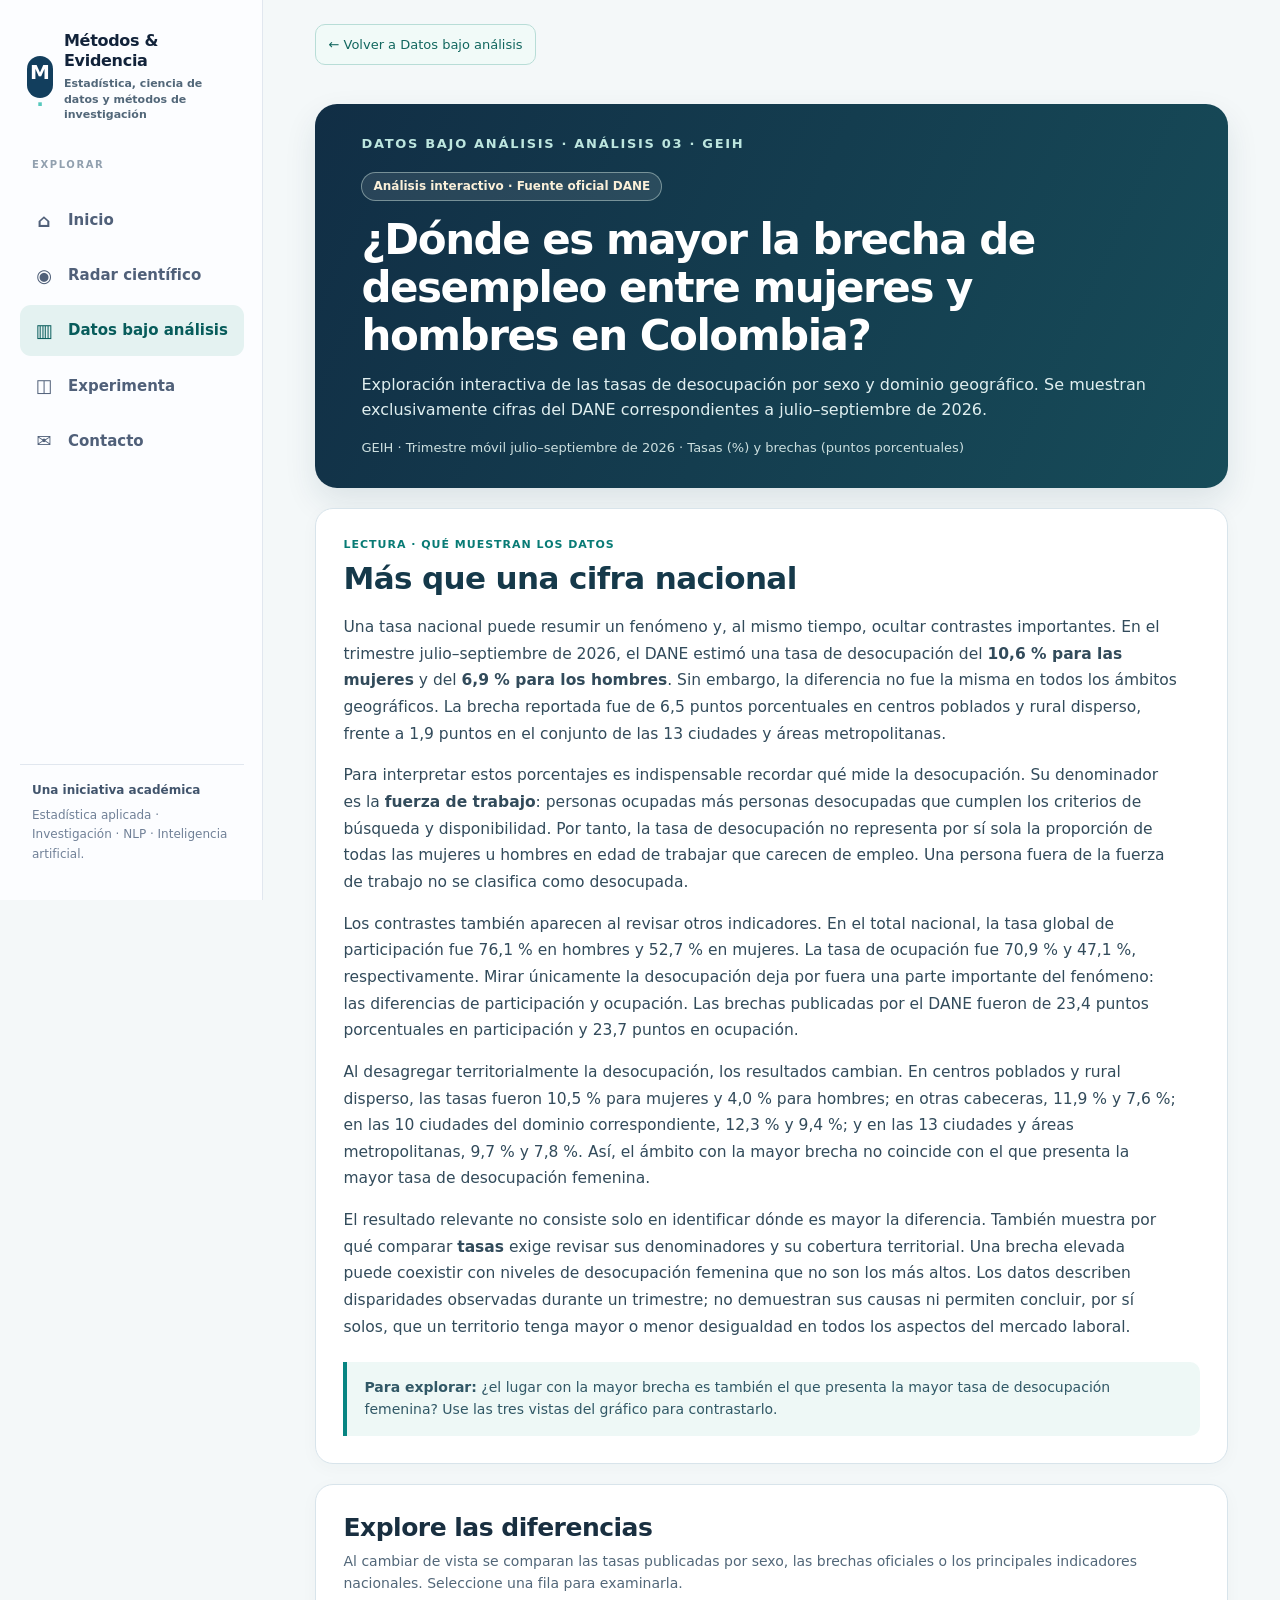
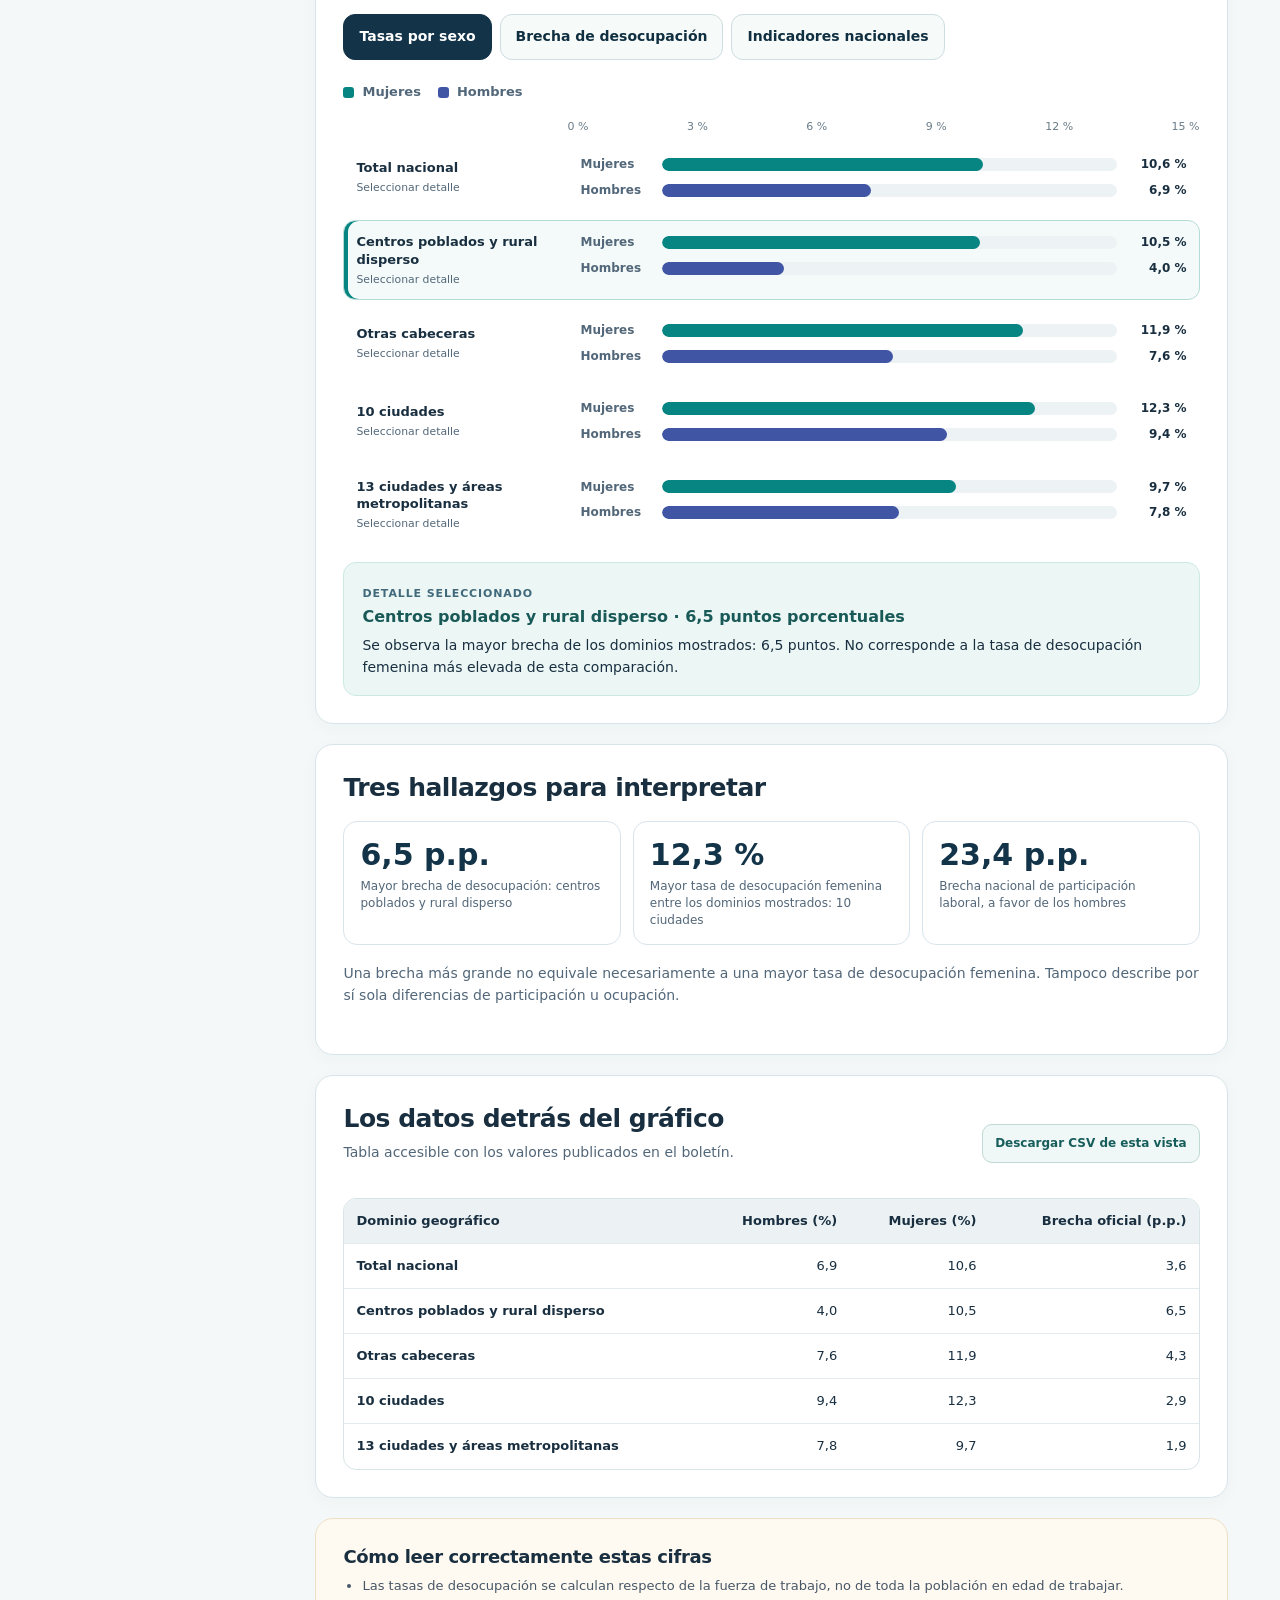
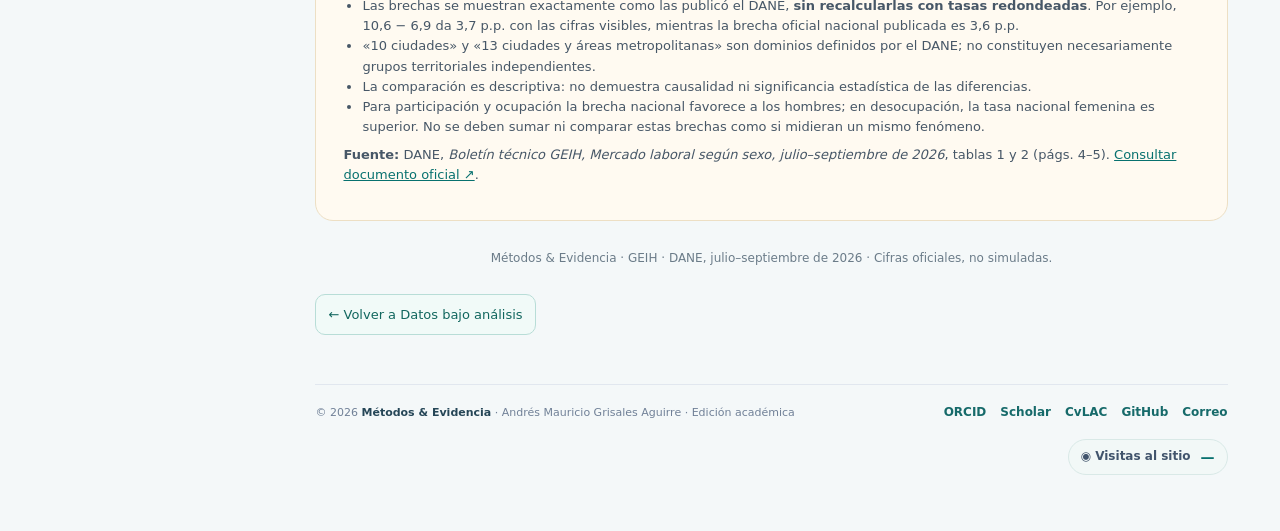
<file: analisis/brecha-desempleo-mujeres-hombres-colombia.html>
<!doctype html>
<html lang="es">
<head>
<meta charset="utf-8">
<meta name="viewport" content="width=device-width, initial-scale=1">
<meta name="robots" content="index,follow">
<link rel="canonical" href="https://andresmgrisales.github.io/metodos-evidencia/analisis/brecha-desempleo-mujeres-hombres-colombia.html">
<!-- Vista previa al compartir (Open Graph) -->
<meta property="og:type" content="article">
<meta property="og:title" content="Brechas de desempleo entre mujeres y hombres en Colombia">
<meta property="og:description" content="Análisis interactivo de las brechas de desempleo entre mujeres y hombres por dominio geográfico, DANE GEIH julio–septiembre de 2026.">
<meta property="og:url" content="https://andresmgrisales.github.io/metodos-evidencia/analisis/brecha-desempleo-mujeres-hombres-colombia.html">
<meta property="og:site_name" content="Métodos &amp; Evidencia">
<meta property="og:locale" content="es_CO">
<meta property="og:image" content="https://andresmgrisales.github.io/metodos-evidencia/img/og-metodos-evidencia.png">
<meta property="og:image:width" content="1200">
<meta property="og:image:height" content="630">
<meta property="og:image:alt" content="Métodos &amp; Evidencia · Estadística, ciencia de datos y métodos de investigación">
<meta name="twitter:card" content="summary_large_image">

<meta name="description" content="Análisis interactivo de las brechas de desempleo entre mujeres y hombres por dominio geográfico, DANE GEIH julio–septiembre de 2026."><title>Brechas de desempleo entre mujeres y hombres en Colombia · Métodos &amp; Evidencia</title>
<link rel="stylesheet" href="../css/marco.css">
<style>
:root{--navy:#123348;--dark:#102f40;--teal:#078582;--tealBg:#d9f3ef;--violet:#4055a4;--purpleBg:#e2e8ff;--orange:#b96831;--orangeBg:#fff0de;--muted:#526779;--border:#d8e4eb;--paper:#f4f8f9;--white:#fff;--ink:#192f40}
*{box-sizing:border-box}
html{scroll-behavior:smooth}
body{margin:0;background:var(--paper);color:var(--ink);font:16px/1.55 system-ui,-apple-system,BlinkMacSystemFont,"Segoe UI",sans-serif}
main{max-width:1080px;margin:0 auto;padding:30px 19px 70px}
header{background:linear-gradient(115deg,#112e45,#174c59);color:#fff;padding:30px clamp(20px,4vw,46px);border-radius:22px;box-shadow:0 14px 32px #1534491b}
.brand{font-size:13px;letter-spacing:.13em;font-weight:850;text-transform:uppercase;color:#bde6df}
.badge{display:inline-block;color:#fbf0d9;border:1px solid #bcd2ce88;background:#ffffff19;border-radius:999px;padding:4px 11px;margin-top:18px;font-size:12px;font-weight:700}
h1{line-height:1.14;letter-spacing:-.035em;font-size:clamp(26px,4vw,42px);margin:15px 0 14px;max-width:880px}
.intro{max-width:810px;color:#e0eff0;margin:0}
.meta{margin-top:15px;color:#ccdfdf;font-size:13px}
section.card,.note{background:#fff;border:1px solid var(--border);border-radius:18px;padding:clamp(17px,3vw,27px);margin-top:20px;box-shadow:0 4px 18px #18354408}
h2{font-size:clamp(19px,2.6vw,25px);margin:0 0 8px;letter-spacing:-.02em;line-height:1.25}
.sub{color:var(--muted);font-size:14px;margin:0 0 20px}
.tabs{display:flex;flex-wrap:wrap;gap:8px;margin:18px 0 22px}
button{font:inherit;cursor:pointer}
button:focus-visible,a:focus-visible{outline:3px solid #14a69f;outline-offset:3px}
.tab{border:1px solid #cddde0;border-radius:12px;padding:11px 15px;background:#f6faf9;color:var(--dark);font-size:14px;font-weight:750}
.tab[aria-selected="true"]{background:var(--navy);color:#fff;border-color:var(--navy)}
.legend{display:flex;gap:17px;flex-wrap:wrap;font-size:13px;color:var(--muted);font-weight:700;margin:8px 0 16px}
.legend-item{display:inline-flex;align-items:center;gap:8px}
.dot{width:11px;height:11px;display:inline-block;border-radius:3px;background:var(--teal)}
.dot.man{background:var(--violet)}.dot.gap{background:var(--orange)}
.axis{display:flex;justify-content:space-between;margin:0 0 7px 224px;color:#697b87;font-size:11px;font-variant-numeric:tabular-nums}
.chart{display:grid;gap:8px}
.group{width:100%;display:grid;grid-template-columns:210px 1fr;gap:14px;text-align:left;background:transparent;border:1px solid transparent;border-radius:12px;padding:12px;transition:background .15s,border-color .15s;color:inherit}
.group:hover,.group[aria-pressed="true"]{background:#f3faf9;border-color:#b5dbd7}
.group[aria-pressed="true"]{box-shadow:inset 4px 0 var(--teal)}
.group-label{font-weight:750;font-size:13px;line-height:1.35;align-self:center}
.group-label small{display:block;color:var(--muted);font-weight:500;margin-top:4px}
.series{display:grid;gap:7px}
.line{display:grid;grid-template-columns:74px 1fr 62px;align-items:center;gap:8px;font-size:12px;font-variant-numeric:tabular-nums}
.line-name{color:var(--muted);font-weight:700}.number{text-align:right;color:var(--ink);font-weight:800}
.track{height:13px;border-radius:12px;background:#edf2f5;overflow:hidden}
.bar{height:100%;border-radius:10px;display:block;transition:width .22s ease}
.bar.women{background:var(--teal)}.bar.men{background:var(--violet)}.bar.gap{background:var(--orange)}
.detail{margin-top:18px;background:#ecf7f5;border:1px solid #cce9e4;border-radius:13px;padding:17px 18px}
.detail-title{font-weight:850;color:#195957}
.detail-text{font-size:14px;margin:5px 0 0}
.pill-label{font-size:11px;color:#41697b;font-weight:850;text-transform:uppercase;letter-spacing:.08em}
.summary-grid{display:grid;grid-template-columns:repeat(3,minmax(0,1fr));gap:12px;margin:18px 0}
.metric{background:white;border:1px solid var(--border);border-radius:14px;padding:16px}
.metric strong{font-size:clamp(23px,3.2vw,30px);line-height:1.15;display:block;color:var(--navy);font-variant-numeric:tabular-nums}
.metric span{font-size:12px;line-height:1.4;color:var(--muted);display:block;margin-top:5px}
.table-wrap{overflow:auto;border-radius:13px;border:1px solid #d8e4e8}
table{border-collapse:collapse;width:100%;min-width:590px;font-size:13px}
th,td{padding:12px;border-bottom:1px solid #e3ebef;text-align:right;font-variant-numeric:tabular-nums}
th:first-child,td:first-child{text-align:left}
thead{background:#ecf2f4}tr:last-child td{border-bottom:0}
td:first-child{font-weight:650}
.actions{display:flex;justify-content:space-between;align-items:center;gap:10px;flex-wrap:wrap;margin:0 0 14px}
.download{background:#eff8f6;border:1px solid #bfd9d4;color:#165d5b;border-radius:10px;padding:9px 12px;font-size:12px;font-weight:750}
.note{background:#fffaf1;border-color:#eddfc4;box-shadow:none}
.note h2{font-size:18px}.note p{font-size:13px;margin:8px 0;color:#475767}
.note ul{padding-left:19px;font-size:13px;color:#475767;margin:8px 0}
.source{font-size:13px;color:#496276;margin-top:18px}
a{color:#08716f}
.footer{color:#6b7c89;font-size:12px;margin:28px 0 0;text-align:center}
.hide{display:none}
@media(max-width:750px){.group{grid-template-columns:1fr;gap:6px}.group-label{display:flex;gap:6px;justify-content:space-between;align-items:center}.group-label small{margin:0}.axis{margin-left:0}.summary-grid{grid-template-columns:1fr}.line{grid-template-columns:66px minmax(0,1fr) 60px}.tab{flex:1 1 155px}}
@media(prefers-reduced-motion:reduce){.group,.bar{transition:none}}

.me-public-counter{max-width:1080px;margin:0 auto 35px;padding:12px 20px;text-align:center;color:#566d79;font-size:12px;display:flex;align-items:center;justify-content:center;gap:12px}.me-public-counter strong{color:#0b726e;font-variant-numeric:tabular-nums;font-size:15px}

.story-card{padding:clamp(22px,4vw,34px)}
.story-kicker{font-size:11px;font-weight:850;letter-spacing:.09em;text-transform:uppercase;color:#087b75;margin-bottom:7px}
.story-card h2{font-size:clamp(23px,3vw,31px);line-height:1.22;margin:0 0 16px;color:#15394a}
.story-copy{max-width:82ch}
.story-copy p{margin:0 0 15px;color:#324b5b;line-height:1.72;font-size:15.5px}
.story-copy p:last-child{margin-bottom:0}
.story-prompt{margin-top:22px;padding:15px 17px;border-left:4px solid var(--teal);background:#eef8f6;border-radius:0 10px 10px 0;color:#315866;font-size:14px;line-height:1.55}
</style>
</head>
<body>
<a class="mx-skip" href="#contenido">Saltar al contenido principal</a>
<div class="mx-shell">
<aside class="mx-sidebar" aria-label="Navegación principal">
 <a class="mx-brand" href="../index.html"><span class="mx-symbol" aria-hidden="true">M<span>·</span></span><span><span class="mx-brand-title">Métodos &amp;<br>Evidencia</span><span class="mx-brand-sub">Estadística, ciencia de datos y métodos de investigación</span></span></a>
 <div class="mx-kicker">EXPLORAR</div>
 <nav class="mx-menu" aria-label="Secciones">
  <a href="../index.html"><span class="ic" aria-hidden="true">⌂</span><span>Inicio</span></a>
  <a href="../index.html?seccion=radar"><span class="ic" aria-hidden="true">◉</span><span>Radar científico</span></a>
  <a href="../index.html?seccion=analisis" class="active" aria-current="true"><span class="ic" aria-hidden="true">▥</span><span>Datos bajo análisis</span></a>
  <a href="../index.html?seccion=laboratorio"><span class="ic" aria-hidden="true">◫</span><span>Experimenta</span></a>
  <a href="../index.html?seccion=recursos"><span class="ic" aria-hidden="true">✉︎</span><span>Contacto</span></a>
 </nav>
 <div class="mx-sidebar-bottom"><strong>Una iniciativa académica</strong>Estadística aplicada · Investigación · NLP · Inteligencia artificial.</div>
</aside>
<div class="mx-main"><div class="mx-container">
<div class="mx-back-wrap"><a class="mx-back" href="../index.html?seccion=analisis">← Volver a Datos bajo análisis</a></div>
<main id="contenido"><header>
<div class="brand">DATOS BAJO ANÁLISIS <span aria-hidden="true">·</span> ANÁLISIS 03 <span aria-hidden="true">·</span> GEIH</div>
<div class="badge">Análisis interactivo · Fuente oficial DANE</div>
<h1>¿Dónde es mayor la brecha de desempleo entre mujeres y hombres en Colombia?</h1>
<p class="intro">Exploración interactiva de las tasas de desocupación por sexo y dominio geográfico. Se muestran exclusivamente cifras del DANE correspondientes a julio–septiembre de 2026.</p>
<div class="meta">GEIH · Trimestre móvil julio–septiembre de 2026 · Tasas (%) y brechas (puntos porcentuales)</div>
</header>


<section class="card story-card" aria-labelledby="story-title">
<div class="story-kicker">LECTURA · QUÉ MUESTRAN LOS DATOS</div>
<h2 id="story-title">Más que una cifra nacional</h2>
<div class="story-copy">
<p>Una tasa nacional puede resumir un fenómeno y, al mismo tiempo, ocultar contrastes importantes. En el trimestre julio–septiembre de 2026, el DANE estimó una tasa de desocupación del <strong>10,6 % para las mujeres</strong> y del <strong>6,9 % para los hombres</strong>. Sin embargo, la diferencia no fue la misma en todos los ámbitos geográficos. La brecha reportada fue de 6,5 puntos porcentuales en centros poblados y rural disperso, frente a 1,9 puntos en el conjunto de las 13 ciudades y áreas metropolitanas.</p>

<p>Para interpretar estos porcentajes es indispensable recordar qué mide la desocupación. Su denominador es la <strong>fuerza de trabajo</strong>: personas ocupadas más personas desocupadas que cumplen los criterios de búsqueda y disponibilidad. Por tanto, la tasa de desocupación no representa por sí sola la proporción de todas las mujeres u hombres en edad de trabajar que carecen de empleo. Una persona fuera de la fuerza de trabajo no se clasifica como desocupada.</p>

<p>Los contrastes también aparecen al revisar otros indicadores. En el total nacional, la tasa global de participación fue 76,1 % en hombres y 52,7 % en mujeres. La tasa de ocupación fue 70,9 % y 47,1 %, respectivamente. Mirar únicamente la desocupación deja por fuera una parte importante del fenómeno: las diferencias de participación y ocupación. Las brechas publicadas por el DANE fueron de 23,4 puntos porcentuales en participación y 23,7 puntos en ocupación.</p>

<p>Al desagregar territorialmente la desocupación, los resultados cambian. En centros poblados y rural disperso, las tasas fueron 10,5 % para mujeres y 4,0 % para hombres; en otras cabeceras, 11,9 % y 7,6 %; en las 10 ciudades del dominio correspondiente, 12,3 % y 9,4 %; y en las 13 ciudades y áreas metropolitanas, 9,7 % y 7,8 %. Así, el ámbito con la mayor brecha no coincide con el que presenta la mayor tasa de desocupación femenina.</p>

<p>El resultado relevante no consiste solo en identificar dónde es mayor la diferencia. También muestra por qué comparar <strong>tasas</strong> exige revisar sus denominadores y su cobertura territorial. Una brecha elevada puede coexistir con niveles de desocupación femenina que no son los más altos. Los datos describen disparidades observadas durante un trimestre; no demuestran sus causas ni permiten concluir, por sí solos, que un territorio tenga mayor o menor desigualdad en todos los aspectos del mercado laboral.</p>
</div>
<div class="story-prompt"><strong>Para explorar:</strong> ¿el lugar con la mayor brecha es también el que presenta la mayor tasa de desocupación femenina? Use las tres vistas del gráfico para contrastarlo.</div>
</section>

<section class="card" aria-labelledby="explore-title">
<h2 id="explore-title">Explore las diferencias</h2>
<p class="sub">Al cambiar de vista se comparan las tasas publicadas por sexo, las brechas oficiales o los principales indicadores nacionales. Seleccione una fila para examinarla.</p>
<div class="tabs" role="tablist" aria-label="Seleccione el tipo de comparación">
<button class="tab" role="tab" id="tab-tasas" aria-controls="chart-panel" aria-selected="true" data-view="tasas">Tasas por sexo</button>
<button class="tab" role="tab" id="tab-brechas" aria-controls="chart-panel" aria-selected="false" data-view="brechas">Brecha de desocupación</button>
<button class="tab" role="tab" id="tab-indicadores" aria-controls="chart-panel" aria-selected="false" data-view="indicadores">Indicadores nacionales</button>
</div>
<div id="chart-panel" role="tabpanel" aria-labelledby="tab-tasas">
<div class="legend" id="legend"></div>
<div class="axis" id="axis" aria-hidden="true"></div>
<div id="chart" class="chart" aria-label="Gráfico interactivo"></div>
<div id="details" class="detail" role="status" aria-live="polite"></div>
</div>
</section>

<section class="card" aria-labelledby="questions-title">
<h2 id="questions-title">Tres hallazgos para interpretar</h2>
<div class="summary-grid">
<div class="metric"><strong>6,5 p.p.</strong><span>Mayor brecha de desocupación: centros poblados y rural disperso</span></div>
<div class="metric"><strong>12,3 %</strong><span>Mayor tasa de desocupación femenina entre los dominios mostrados: 10 ciudades</span></div>
<div class="metric"><strong>23,4 p.p.</strong><span>Brecha nacional de participación laboral, a favor de los hombres</span></div>
</div>
<p class="sub">Una brecha más grande no equivale necesariamente a una mayor tasa de desocupación femenina. Tampoco describe por sí sola diferencias de participación u ocupación.</p>
</section>

<section class="card" aria-labelledby="table-title">
<div class="actions"><div><h2 id="table-title">Los datos detrás del gráfico</h2><p class="sub">Tabla accesible con los valores publicados en el boletín.</p></div><button id="download" class="download" type="button">Descargar CSV de esta vista</button></div>
<div class="table-wrap"><table id="data-table"><caption class="hide">Datos oficiales del DANE utilizados en el gráfico</caption><thead></thead><tbody></tbody></table></div>
</section>

<aside class="note" aria-labelledby="notes-title">
<h2 id="notes-title">Cómo leer correctamente estas cifras</h2>
<ul>
<li>Las tasas de desocupación se calculan respecto de la fuerza de trabajo, no de toda la población en edad de trabajar.</li>
<li>Las brechas se muestran exactamente como las publicó el DANE, <strong>sin recalcularlas con tasas redondeadas</strong>. Por ejemplo, 10,6 − 6,9 da 3,7 p.p. con las cifras visibles, mientras la brecha oficial nacional publicada es 3,6 p.p.</li>
<li>«10 ciudades» y «13 ciudades y áreas metropolitanas» son dominios definidos por el DANE; no constituyen necesariamente grupos territoriales independientes.</li>
<li>La comparación es descriptiva: no demuestra causalidad ni significancia estadística de las diferencias.</li>
<li>Para participación y ocupación la brecha nacional favorece a los hombres; en desocupación, la tasa nacional femenina es superior. No se deben sumar ni comparar estas brechas como si midieran un mismo fenómeno.</li>
</ul>
<p class="source"><strong>Fuente:</strong> DANE, <em>Boletín técnico GEIH, Mercado laboral según sexo, julio–septiembre de 2026</em>, tablas 1 y 2 (págs. 4–5). <a href="https://www.dane.gov.co/files/operaciones/GEIH/bol-GEIHMLS-jul-sep2026.pdf" target="_blank" rel="noopener noreferrer">Consultar documento oficial ↗</a>.</p>
</aside>
<p class="footer">Métodos & Evidencia · GEIH · DANE, julio–septiembre de 2026 · Cifras oficiales, no simuladas.</p>
</main>
<div class="mx-back-wrap mx-back-end"><a class="mx-back" href="../index.html?seccion=analisis">← Volver a Datos bajo análisis</a></div>
<div class="mx-footer" role="contentinfo"><span>© 2026 <strong>Métodos &amp; Evidencia</strong> · Andrés Mauricio Grisales Aguirre · Edición académica</span>
<nav class="mx-social" aria-label="Perfiles y contacto">
<a href="https://orcid.org/0000-0002-4385-4474" target="_blank" rel="noopener noreferrer">ORCID</a>
<a href="https://scholar.google.com/citations?hl=en&amp;sortby=pubdate&amp;user=-urmP7EAAAAJ&amp;view_op=list_works" target="_blank" rel="noopener noreferrer">Scholar</a>
<a href="https://scienti.minciencias.gov.co/cvlac/visualizador/generarCurriculoCv.do?cod_rh=0001436256" target="_blank" rel="noopener noreferrer">CvLAC</a>
<a href="https://github.com/andresmgrisales" target="_blank" rel="noopener noreferrer">GitHub</a>
<a href="mailto:andresmgrisales@gmail.com">Correo</a>
</nav>
<div class="mx-visits" aria-label="Visitas registradas en Métodos y Evidencia"><span>◉ Visitas al sitio</span><strong id="me-visit-total" aria-live="polite" title="Total acumulado del sitio. Las cifras pueden tardar en actualizarse.">—</strong></div></div>
</div></div>
</div>
<script>
(function(){
"use strict";
var domains=[
{id:"nacional",name:"Total nacional",women:10.6,men:6.9,gap:3.6,context:"La brecha oficial nacional fue de 3,6 puntos porcentuales. La diferencia entre tasas redondeadas puede dar 3,7; debe conservarse la cifra de brecha reportada por el DANE."},
{id:"rural",name:"Centros poblados y rural disperso",women:10.5,men:4.0,gap:6.5,context:"Se observa la mayor brecha de los dominios mostrados: 6,5 puntos. No corresponde a la tasa de desocupación femenina más elevada de esta comparación."},
{id:"cabeceras",name:"Otras cabeceras",women:11.9,men:7.6,gap:4.3,context:"La diferencia publicada entre las tasas de desocupación femenina y masculina es de 4,3 puntos porcentuales."},
{id:"diez",name:"10 ciudades",women:12.3,men:9.4,gap:2.9,context:"Este dominio presenta la mayor tasa femenina entre los dominios enumerados, 12,3 %, pero no la mayor brecha."},
{id:"trece",name:"13 ciudades y áreas metropolitanas",women:9.7,men:7.8,gap:1.9,context:"Se presenta la menor brecha publicada entre los dominios mostrados: 1,9 puntos porcentuales."}
];
var national=[
{id:"tgp",name:"Tasa global de participación (TGP)",women:52.7,men:76.1,gap:23.4,context:"Mide la proporción de la población en edad de trabajar que integra la fuerza de trabajo. La brecha oficial de 23,4 puntos favorece a los hombres."},
{id:"to",name:"Tasa de ocupación (TO)",women:47.1,men:70.9,gap:23.7,context:"Mide la proporción de la población en edad de trabajar que está ocupada. La brecha oficial de 23,7 puntos favorece a los hombres."},
{id:"td",name:"Tasa de desocupación (TD)",women:10.6,men:6.9,gap:3.6,context:"Mide la proporción de la fuerza de trabajo desocupada. La brecha oficial de 3,6 puntos refleja una tasa mayor en mujeres."}
];
var view="tasas", selected="rural";
var fmt=function(v){return v.toFixed(1).replace(".",",");};
var esc=function(s){return String(s).replace(/[&<>"']/g,function(c){return {"&":"&amp;","<":"&lt;",">":"&gt;",'"':"&quot;","'":"&#39;"}[c];});};
var chart=document.getElementById("chart"),details=document.getElementById("details");
var allTabs=Array.prototype.slice.call(document.querySelectorAll("[data-view]"));
function bar(label,value,max,kind){
 return '<div class="line"><span class="line-name">'+label+'</span><div class="track"><span class="bar '+kind+'" style="width:'+(100*value/max).toFixed(2)+'%"></span></div><strong class="number">'+fmt(value)+(kind==="gap"?" p.p.":" %")+'</strong></div>';
}
function render(){
 var isNational=view==="indicadores";
 var items=isNational?national:domains;
 if(!items.some(function(x){return x.id===selected;})){selected=items[0].id;}
 allTabs.forEach(function(b){var active=b.dataset.view===view;b.setAttribute("aria-selected",active?"true":"false");b.tabIndex=active?0:-1;});
 document.getElementById("chart-panel").setAttribute("aria-labelledby","tab-"+view);
 var legend=document.getElementById("legend"),axis=document.getElementById("axis");
 legend.innerHTML=view==="brechas"?'<span class="legend-item"><i class="dot gap"></i>Brecha publicada por el DANE (p.p.)</span>':'<span class="legend-item"><i class="dot"></i>Mujeres</span><span class="legend-item"><i class="dot man"></i>Hombres</span>';
 var max=view==="brechas"?8:(isNational?80:15);
 var steps=view==="brechas"?[0,2,4,6,8]:isNational?[0,20,40,60,80]:[0,3,6,9,12,15];
 axis.innerHTML=steps.map(function(x){return "<span>"+x+(view==="brechas"?" p.p.":" %")+"</span>";}).join("");
 chart.innerHTML=items.map(function(r){
 var bars=view==="brechas"?bar("Brecha",r.gap,max,"gap"):bar("Mujeres",r.women,max,"women")+bar("Hombres",r.men,max,"men");
 return '<button type="button" class="group" data-id="'+r.id+'" aria-pressed="'+(selected===r.id)+'" aria-label="'+esc(r.name)+'. Mujeres: '+fmt(r.women)+' por ciento; hombres: '+fmt(r.men)+' por ciento; brecha oficial: '+fmt(r.gap)+' puntos porcentuales. Seleccionar para explicación."><span class="group-label">'+esc(r.name)+'<small>Seleccionar detalle</small></span><span class="series">'+bars+'</span></button>';
 }).join("");
 updateDetail(items);
 renderTable(items,isNational);
}
function updateDetail(items){
 var r=items.find(function(x){return x.id===selected;})||items[0];
 if(!r)return;
 details.innerHTML='<span class="pill-label">Detalle seleccionado</span><div class="detail-title">'+esc(r.name)+' · '+fmt(r.gap)+' puntos porcentuales</div><p class="detail-text">'+esc(r.context)+'</p>';
 Array.prototype.forEach.call(chart.querySelectorAll("[data-id]"),function(b){b.setAttribute("aria-pressed",b.dataset.id===selected?"true":"false");});
}
function renderTable(items,isNational){
 var head=document.querySelector("#data-table thead"),body=document.querySelector("#data-table tbody");
 head.innerHTML="<tr><th scope='col'>"+(isNational?"Indicador nacional":"Dominio geográfico")+"</th><th scope='col'>Hombres (%)</th><th scope='col'>Mujeres (%)</th><th scope='col'>Brecha oficial (p.p.)</th></tr>";
 body.innerHTML=items.map(function(r){return "<tr><td>"+esc(r.name)+"</td><td>"+fmt(r.men)+"</td><td>"+fmt(r.women)+"</td><td>"+fmt(r.gap)+"</td></tr>";}).join("");
}
document.querySelector(".tabs").addEventListener("click",function(e){
 var b=e.target.closest("[data-view]"); if(!b)return;view=b.dataset.view;selected=view==="indicadores"?"tgp":"rural";render();b.focus();
});
document.querySelector(".tabs").addEventListener("keydown",function(e){
 if(!["ArrowLeft","ArrowRight","Home","End"].includes(e.key))return;
 e.preventDefault();var i=allTabs.indexOf(document.activeElement);if(i<0)i=0;
 var next=e.key==="Home"?0:e.key==="End"?allTabs.length-1:(i+(e.key==="ArrowRight"?1:-1)+allTabs.length)%allTabs.length;
 allTabs[next].click();allTabs[next].focus();
});
chart.addEventListener("click",function(e){var b=e.target.closest("[data-id]");if(!b)return;selected=b.dataset.id;updateDetail(view==="indicadores"?national:domains);});
document.getElementById("download").addEventListener("click",function(){
 var items=view==="indicadores"?national:domains;
 var lines=[["Dominio o indicador","Hombres (%)","Mujeres (%)","Brecha oficial (p.p.)"]].concat(items.map(function(x){return [x.name,fmt(x.men),fmt(x.women),fmt(x.gap)];}));
 var csv="\ufeff"+lines.map(function(r){return r.map(function(v){return '"'+String(v).replace(/"/g,'""')+'"';}).join(";");}).join("\r\n");
 var url=URL.createObjectURL(new Blob([csv],{type:"text/csv;charset=utf-8"}));
 var a=document.createElement("a");a.href=url;a.download="dane-geih-jul-sep-2026-"+view+".csv";document.body.appendChild(a);a.click();a.remove();setTimeout(function(){URL.revokeObjectURL(url);},3000);
});
render();
})();
</script>
<!-- GoatCounter: un registro por carga de pagina; la consulta publica de TOTAL no registra visitas adicionales. -->
<script data-goatcounter="https://metodos-evidencia.goatcounter.com/count" async src="https://gc.zgo.at/count.js"></script>
<script>
(function(){
  var counter=document.getElementById('me-visit-total');
  if(!counter) return;
  fetch('https://metodos-evidencia.goatcounter.com/counter/TOTAL.json')
    .then(function(response){if(!response.ok) throw new Error('Conteo publico no disponible');return response.json();})
    .then(function(data){
      if(data && (typeof data.count==='string'||typeof data.count==='number')){
        counter.textContent=String(data.count);
      }
    })
    .catch(function(){
      counter.title='Activa el conteo publico en Settings de GoatCounter o verifica si el navegador bloquea la consulta.';
    });
})();
</script>
</body>
</html>
</file>
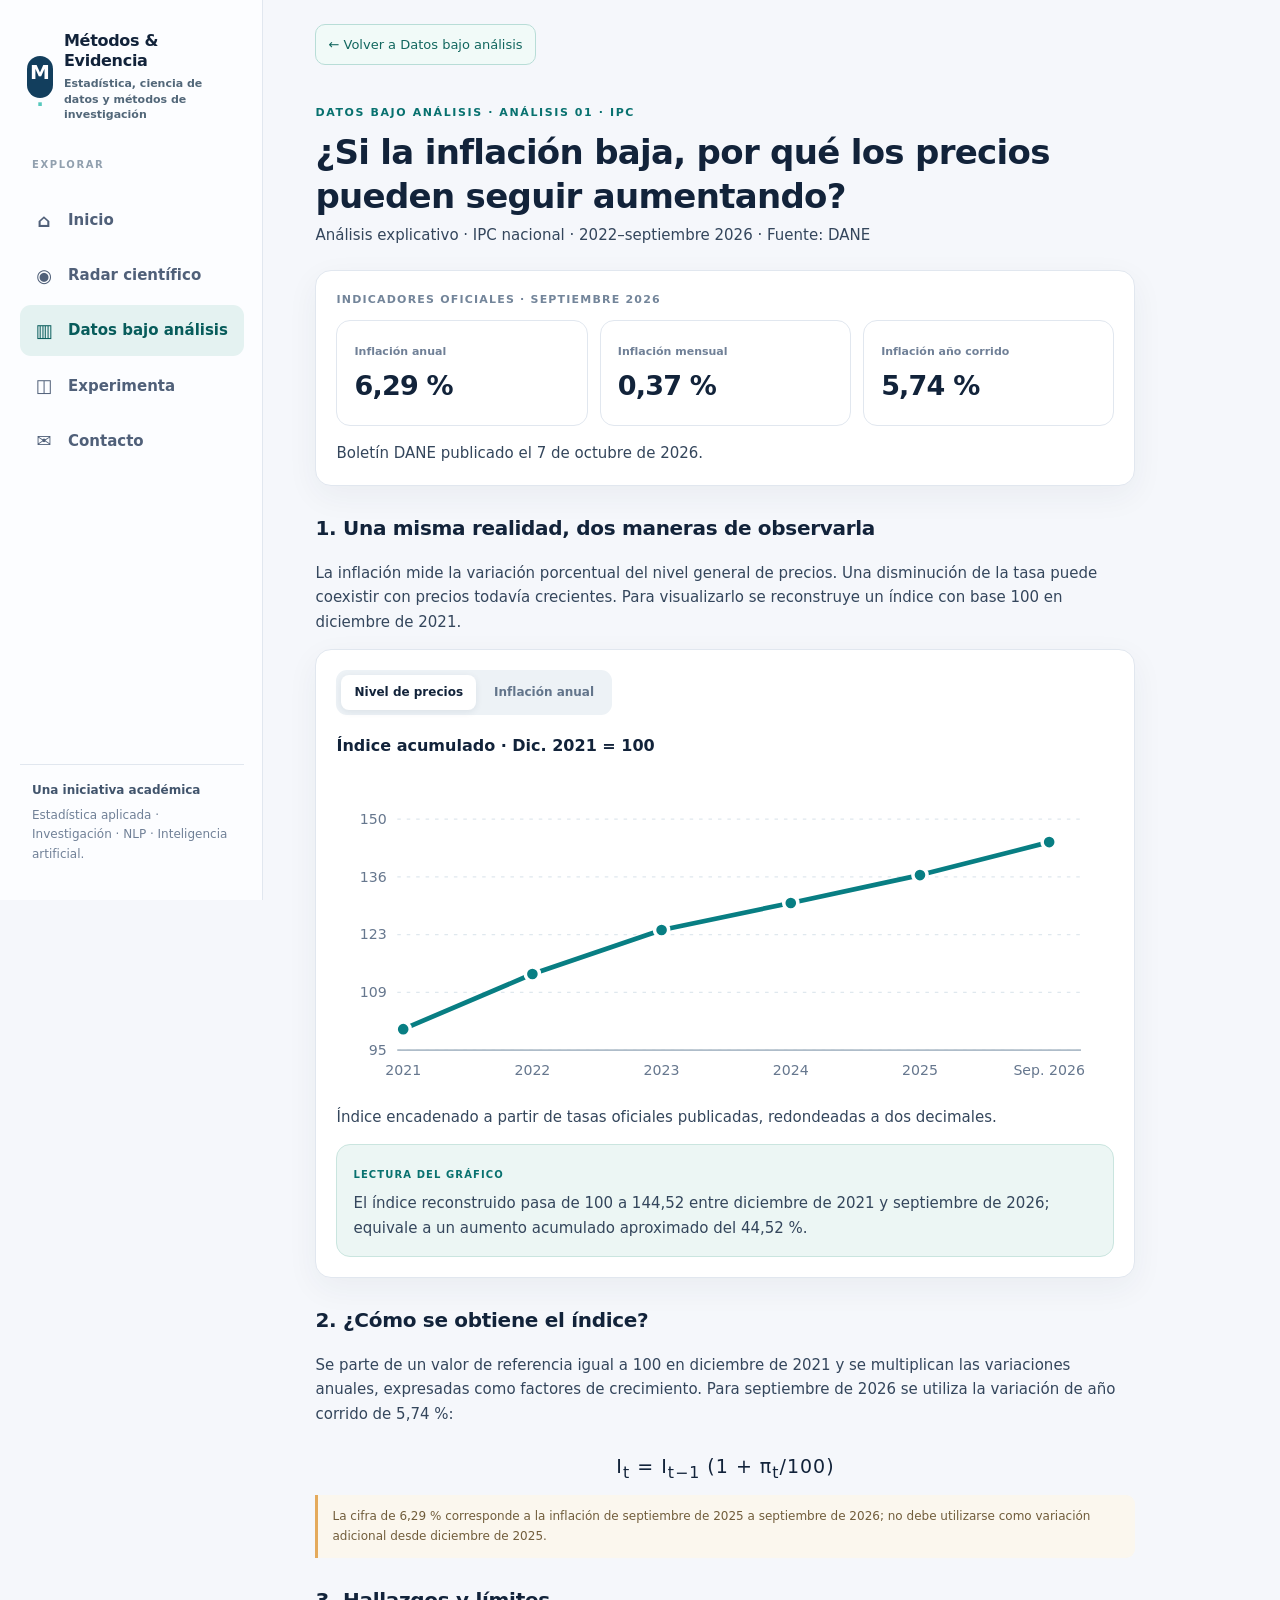
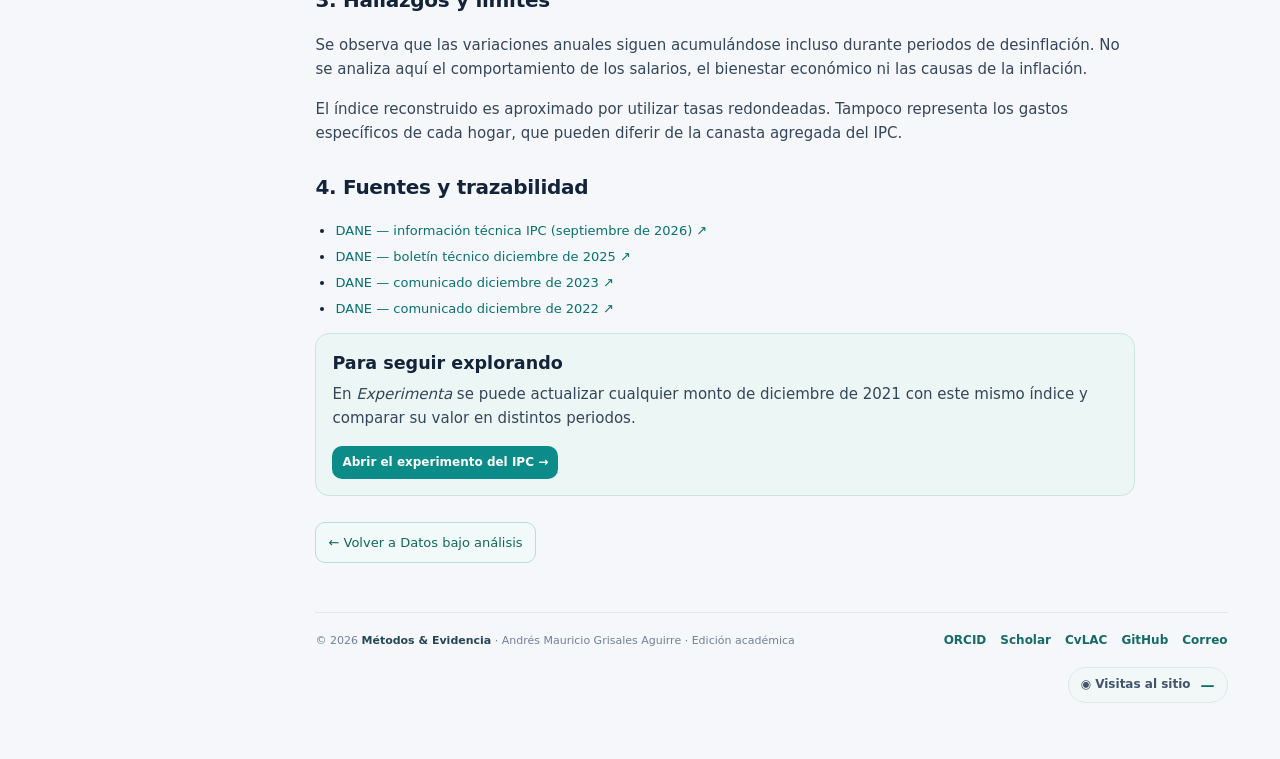
<file: analisis/inflacion-y-nivel-de-precios.html>
<!doctype html>
<html lang="es">
<head>
<meta charset="utf-8"><meta name="viewport" content="width=device-width,initial-scale=1">
<meta name="description" content="Por qué los precios siguen subiendo aunque la inflación baje: índice reconstruido con datos oficiales del IPC del DANE, 2022–septiembre de 2026.">
<title>¿Si la inflación baja, por qué los precios pueden seguir aumentando? · Métodos &amp; Evidencia</title>
<meta name="robots" content="index,follow">
<link rel="canonical" href="https://andresmgrisales.github.io/metodos-evidencia/analisis/inflacion-y-nivel-de-precios.html">
<!-- Vista previa al compartir (Open Graph) -->
<meta property="og:type" content="article">
<meta property="og:title" content="¿Si la inflación baja, por qué los precios pueden seguir aumentando?">
<meta property="og:description" content="Por qué los precios siguen subiendo aunque la inflación baje: índice reconstruido con datos oficiales del IPC del DANE, 2022–septiembre de 2026.">
<meta property="og:url" content="https://andresmgrisales.github.io/metodos-evidencia/analisis/inflacion-y-nivel-de-precios.html">
<meta property="og:site_name" content="Métodos &amp; Evidencia">
<meta property="og:locale" content="es_CO">
<meta property="og:image" content="https://andresmgrisales.github.io/metodos-evidencia/img/og-metodos-evidencia.png">
<meta property="og:image:width" content="1200">
<meta property="og:image:height" content="630">
<meta property="og:image:alt" content="Métodos &amp; Evidencia · Estadística, ciencia de datos y métodos de investigación">
<meta name="twitter:card" content="summary_large_image">

<meta name="theme-color" content="#163b52">
<link rel="stylesheet" href="../css/marco.css">
<link rel="stylesheet" href="../css/analisis.css">
</head>
<body>
<a class="mx-skip" href="#page">Saltar al contenido principal</a>
<div class="mx-shell">
<aside class="mx-sidebar" aria-label="Navegación principal">
 <a class="mx-brand" href="../index.html"><span class="mx-symbol" aria-hidden="true">M<span>·</span></span><span><span class="mx-brand-title">Métodos &amp;<br>Evidencia</span><span class="mx-brand-sub">Estadística, ciencia de datos y métodos de investigación</span></span></a>
 <div class="mx-kicker">EXPLORAR</div>
 <nav class="mx-menu" aria-label="Secciones">
  <a href="../index.html"><span class="ic" aria-hidden="true">⌂</span><span>Inicio</span></a>
  <a href="../index.html?seccion=radar"><span class="ic" aria-hidden="true">◉</span><span>Radar científico</span></a>
  <a href="../index.html?seccion=analisis" class="active" aria-current="true"><span class="ic" aria-hidden="true">▥</span><span>Datos bajo análisis</span></a>
  <a href="../index.html?seccion=laboratorio"><span class="ic" aria-hidden="true">◫</span><span>Experimenta</span></a>
  <a href="../index.html?seccion=recursos"><span class="ic" aria-hidden="true">✉︎</span><span>Contacto</span></a>
 </nav>
 <div class="mx-sidebar-bottom"><strong>Una iniciativa académica</strong>Estadística aplicada · Investigación · NLP · Inteligencia artificial.</div>
</aside>
<div class="mx-main"><div class="mx-container">
<div class="mx-back-wrap"><a class="mx-back" href="../index.html?seccion=analisis">← Volver a Datos bajo análisis</a></div>
<main id="page" tabindex="-1">
<article class="publication"><div class="page-head"><div class="eyebrow">DATOS BAJO ANÁLISIS · ANÁLISIS 01 · IPC</div><h1>¿Si la inflación baja, por qué los precios pueden seguir aumentando?</h1><p>Análisis explicativo · IPC nacional · 2022–septiembre 2026 · Fuente: DANE</p></div><div class="card"><div class="overline">INDICADORES OFICIALES · SEPTIEMBRE 2026</div><div class="kpis" style="margin-top:12px"><div class="kpi"><span>Inflación anual</span><strong>6,29 %</strong></div><div class="kpi"><span>Inflación mensual</span><strong>0,37 %</strong></div><div class="kpi"><span>Inflación año corrido</span><strong>5,74 %</strong></div></div><p class="small muted" style="margin-bottom:0">Boletín DANE publicado el 7 de octubre de 2026.</p></div><h2>1. Una misma realidad, dos maneras de observarla</h2><p>La inflación mide la variación porcentual del nivel general de precios. Una disminución de la tasa puede coexistir con precios todavía crecientes. Para visualizarlo se reconstruye un índice con base 100 en diciembre de 2021.</p><div class="card"><div class="tabs" role="tablist" aria-label="Perspectiva del IPC"><button role="tab" data-chart="nivel" aria-selected="true" class="selected">Nivel de precios</button><button role="tab" data-chart="inflacion" aria-selected="false" class="">Inflación anual</button></div><h3 id="chartTitle" style="font-size:16px;margin:20px 0 2px">Índice acumulado · Dic. 2021 = 100</h3><div id="articleChart"><svg class="chart" role="img" aria-label="Índice reconstruido de precios desde 100 hasta 144,52, diciembre 2021 a septiembre 2026" viewBox="0 0 660 290" xmlns="http://www.w3.org/2000/svg"><line class="gridline" x1="52" x2="632" y1="247" y2="247"></line><text x="43" y="251" text-anchor="end">95</text><line class="gridline" x1="52" x2="632" y1="198" y2="198"></line><text x="43" y="202" text-anchor="end">109</text><line class="gridline" x1="52" x2="632" y1="149" y2="149"></line><text x="43" y="153" text-anchor="end">123</text><line class="gridline" x1="52" x2="632" y1="100" y2="100"></line><text x="43" y="104" text-anchor="end">136</text><line class="gridline" x1="52" x2="632" y1="51" y2="51"></line><text x="43" y="55" text-anchor="end">150</text><line class="baseline" x1="52" x2="632" y1="247" y2="247"></line><polyline class="data-line" points="57,229.1818181818182 166.60000000000002,182.42690909090908 276.20000000000005,145.01750807272725 385.8,122.1100548561455 495.40000000000003,98.47484947199064 605,70.51699674077386"></polyline><circle class="dot" cx="57" cy="229.1818181818182" r="6"><title>Dic. 2021: 100,00</title></circle><circle class="dot" cx="166.60000000000002" cy="182.42690909090908" r="6"><title>Dic. 2022: 113,12</title></circle><circle class="dot" cx="276.20000000000005" cy="145.01750807272725" r="6"><title>Dic. 2023: 123,62</title></circle><circle class="dot" cx="385.8" cy="122.1100548561455" r="6"><title>Dic. 2024: 130,05</title></circle><circle class="dot" cx="495.40000000000003" cy="98.47484947199064" r="6"><title>Dic. 2025: 136,68</title></circle><circle class="dot" cx="605" cy="70.51699674077386" r="6"><title>Sep. 2026: 144,52</title></circle><text x="57" y="268" text-anchor="middle">2021</text><text x="166.60000000000002" y="268" text-anchor="middle">2022</text><text x="276.20000000000005" y="268" text-anchor="middle">2023</text><text x="385.8" y="268" text-anchor="middle">2024</text><text x="495.40000000000003" y="268" text-anchor="middle">2025</text><text x="605" y="268" text-anchor="middle">Sep. 2026</text></svg></div><p class="chart-help">Índice encadenado a partir de tasas oficiales publicadas, redondeadas a dos decimales.</p><div class="highlight"><div class="tag">LECTURA DEL GRÁFICO</div><p style="margin-top:6px" id="chartInterpret">El índice reconstruido pasa de 100 a 144,52 entre diciembre de 2021 y septiembre de 2026; equivale a un aumento acumulado aproximado del 44,52 %.</p></div></div><h2>2. ¿Cómo se obtiene el índice?</h2><p>Se parte de un valor de referencia igual a 100 en diciembre de 2021 y se multiplican las variaciones anuales, expresadas como factores de crecimiento. Para septiembre de 2026 se utiliza la variación de año corrido de 5,74 %:</p><div class="formula">I<sub>t</sub> = I<sub>t−1</sub> (1 + π<sub>t</sub>/100)</div><div class="note">La cifra de 6,29 % corresponde a la inflación de septiembre de 2025 a septiembre de 2026; no debe utilizarse como variación adicional desde diciembre de 2025.</div><h2>3. Hallazgos y límites</h2><p>Se observa que las variaciones anuales siguen acumulándose incluso durante periodos de desinflación. No se analiza aquí el comportamiento de los salarios, el bienestar económico ni las causas de la inflación.</p><p>El índice reconstruido es aproximado por utilizar tasas redondeadas. Tampoco representa los gastos específicos de cada hogar, que pueden diferir de la canasta agregada del IPC.</p><h2>4. Fuentes y trazabilidad</h2><ul class="source-list"><li><a href="https://www.dane.gov.co/index.php/estadisticas-por-tema/precios-y-costos/indice-de-precios-al-consumidor-ipc/ipc-informacion-tecnica" target="_blank" rel="noopener">DANE — información técnica IPC (septiembre de 2026) ↗</a></li><li><a href="https://www.dane.gov.co/files/operaciones/IPC/dic2025/bol-IPC-dic2025.pdf" target="_blank" rel="noopener">DANE — boletín técnico diciembre de 2025 ↗</a></li><li><a href="https://www.dane.gov.co/files/operaciones/IPC/cp-IPC-dic2023.pdf" target="_blank" rel="noopener">DANE — comunicado diciembre de 2023 ↗</a></li><li><a href="https://www.dane.gov.co/files/investigaciones/boletines/ipc/cp_ipc_dic22.pdf" target="_blank" rel="noopener">DANE — comunicado diciembre de 2022 ↗</a></li></ul><div class="highlight"><h3>Para seguir explorando</h3><p>En <em>Experimenta</em> se puede actualizar cualquier monto de diciembre de 2021 con este mismo índice y comparar su valor en distintos periodos.</p><div class="item-actions"><a class="btn mini" href="../index.html?seccion=laboratorio&amp;experimento=ipc">Abrir el experimento del IPC →</a></div></div></article>
</main>
<div class="mx-back-wrap mx-back-end"><a class="mx-back" href="../index.html?seccion=analisis">← Volver a Datos bajo análisis</a></div>
<div class="mx-footer" role="contentinfo"><span>© 2026 <strong>Métodos &amp; Evidencia</strong> · Andrés Mauricio Grisales Aguirre · Edición académica</span>
<nav class="mx-social" aria-label="Perfiles y contacto">
<a href="https://orcid.org/0000-0002-4385-4474" target="_blank" rel="noopener noreferrer">ORCID</a>
<a href="https://scholar.google.com/citations?hl=en&amp;sortby=pubdate&amp;user=-urmP7EAAAAJ&amp;view_op=list_works" target="_blank" rel="noopener noreferrer">Scholar</a>
<a href="https://scienti.minciencias.gov.co/cvlac/visualizador/generarCurriculoCv.do?cod_rh=0001436256" target="_blank" rel="noopener noreferrer">CvLAC</a>
<a href="https://github.com/andresmgrisales" target="_blank" rel="noopener noreferrer">GitHub</a>
<a href="mailto:andresmgrisales@gmail.com">Correo</a>
</nav>
<div class="mx-visits" aria-label="Visitas registradas en Métodos y Evidencia"><span>◉ Visitas al sitio</span><strong id="me-visit-total" aria-live="polite" title="Total acumulado del sitio. Las cifras pueden tardar en actualizarse.">—</strong></div></div>
</div></div>
</div>
<script>
/* Gráfico del IPC: cambia entre «Nivel de precios» e «Inflación anual».
   chartSVG y los datos se copian literalmente de la versión anterior de la página. */
(function(){'use strict';
const el=id=>document.getElementById(id);const fmt=(n,d=2)=>Number(n).toLocaleString('es-CO',{minimumFractionDigits:d,maximumFractionDigits:d});
const annual=[{label:'Dic. 2021',idx:100},{label:'Dic. 2022',rate:13.12,idx:113.12},{label:'Dic. 2023',rate:9.28,idx:123.617536},{label:'Dic. 2024',rate:5.2,idx:130.045647872},{label:'Dic. 2025',rate:5.1,idx:136.677975913472},{label:'Sep. 2026',idx:144.5232917309053,yearToDate:5.74}];
function chartSVG(which){const isLevel=which==='nivel',data=isLevel?annual:annual.slice(1,5);const values=data.map(x=>isLevel?x.idx:x.rate),lo=isLevel?95:0,hi=isLevel?150:16;const X=i=>57+(i/(data.length-1||1))*548,Y=v=>247-(v-lo)/(hi-lo)*196;let grid='';for(let i=0;i<=4;i++){let v=lo+(hi-lo)*i/4,y=Y(v);grid+=`<line class="gridline" x1="52" x2="632" y1="${y}" y2="${y}"/><text x="43" y="${y+4}" text-anchor="end">${isLevel?fmt(v,0):fmt(v,0)+' %'}</text>`}let marks='';if(isLevel){let coords=data.map((d,i)=>`${X(i)},${Y(d.idx)}`).join(' ');marks=`<polyline class="data-line" points="${coords}"/>`+data.map((d,i)=>`<circle class="dot" cx="${X(i)}" cy="${Y(d.idx)}" r="6"><title>${d.label}: ${fmt(d.idx)}</title></circle>`).join('')}else{marks=data.map((d,i)=>{let x=X(i)-26,y=Y(d.rate);return `<rect class="bar" x="${x}" y="${y}" width="52" height="${247-y}" rx="5"><title>${d.label}: ${fmt(d.rate)} %</title></rect>`}).join('')}let labels=data.map((d,i)=>`<text x="${X(i)}" y="268" text-anchor="middle">${isLevel?d.label.replace('Dic. ','') : d.label.slice(-4)}</text>`).join('');return `<svg class="chart" role="img" aria-label="${isLevel?'Índice reconstruido de precios desde 100 hasta 144,52, diciembre 2021 a septiembre 2026':'Inflación anual de cierre: 13,12 %, 9,28 %, 5,20 % y 5,10 %, 2022 a 2025'}" viewBox="0 0 660 290" xmlns="http://www.w3.org/2000/svg">${grid}<line class="baseline" x1="52" x2="632" y1="247" y2="247"/>${marks}${labels}</svg>`}
const texts={nivel:{title:'Índice acumulado · Dic. 2021 = 100',help:'Índice encadenado a partir de tasas oficiales publicadas, redondeadas a dos decimales.',interpret:'El índice reconstruido pasa de 100 a 144,52 entre diciembre de 2021 y septiembre de 2026; equivale a un aumento acumulado aproximado del 44,52 %.'},inflacion:{title:'Tasa anual · Diciembre de cada año',help:'Tasas anuales de cierre publicadas por el DANE.',interpret:'La tasa anual de cierre pasa del 13,12 % en 2022 al 5,10 % en 2025. Esto representa una desaceleración del aumento de los precios, no su reducción.'}};
document.addEventListener('click',function(e){const b=e.target.closest('[data-chart]');if(!b)return;const w=b.dataset.chart;if(!texts[w])return;
  document.querySelectorAll('[data-chart]').forEach(function(t){const on=t.dataset.chart===w;t.classList.toggle('selected',on);t.setAttribute('aria-selected',String(on));});
  el('articleChart').innerHTML=chartSVG(w);el('chartTitle').textContent=texts[w].title;
  const help=document.querySelector('.chart-help');if(help)help.textContent=texts[w].help;el('chartInterpret').textContent=texts[w].interpret;});
})();
</script>
<script data-goatcounter="https://metodos-evidencia.goatcounter.com/count" async src="https://gc.zgo.at/count.js"></script>
<script>
(function(){
  var counter=document.getElementById('me-visit-total');
  if(!counter) return;
  fetch('https://metodos-evidencia.goatcounter.com/counter/TOTAL.json')
    .then(function(response){if(!response.ok) throw new Error('Conteo publico no disponible');return response.json();})
    .then(function(data){
      if(data && (typeof data.count==='string'||typeof data.count==='number')){
        counter.textContent=String(data.count);
      }
    })
    .catch(function(){
      counter.title='Activa el conteo publico en Settings de GoatCounter o verifica si el navegador bloquea la consulta.';
    });
})();
</script>
</body>
</html>
</file>
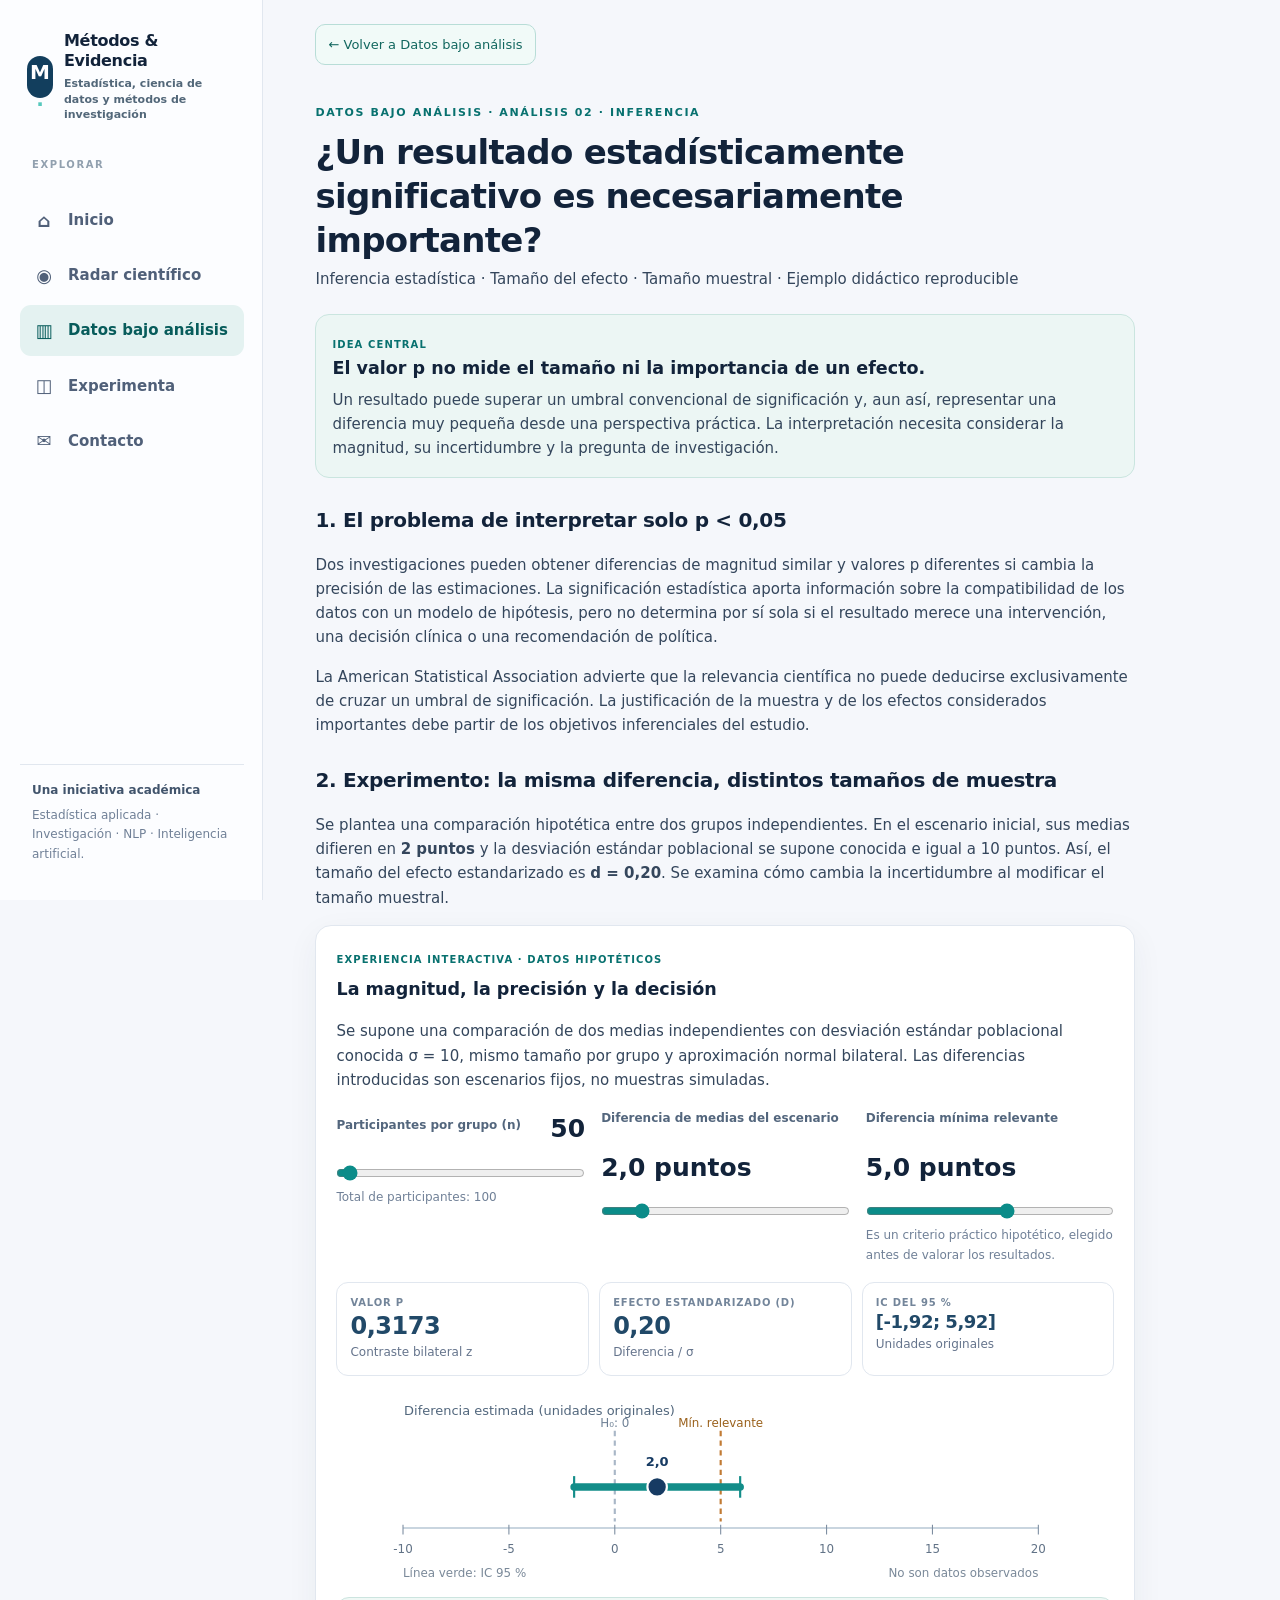
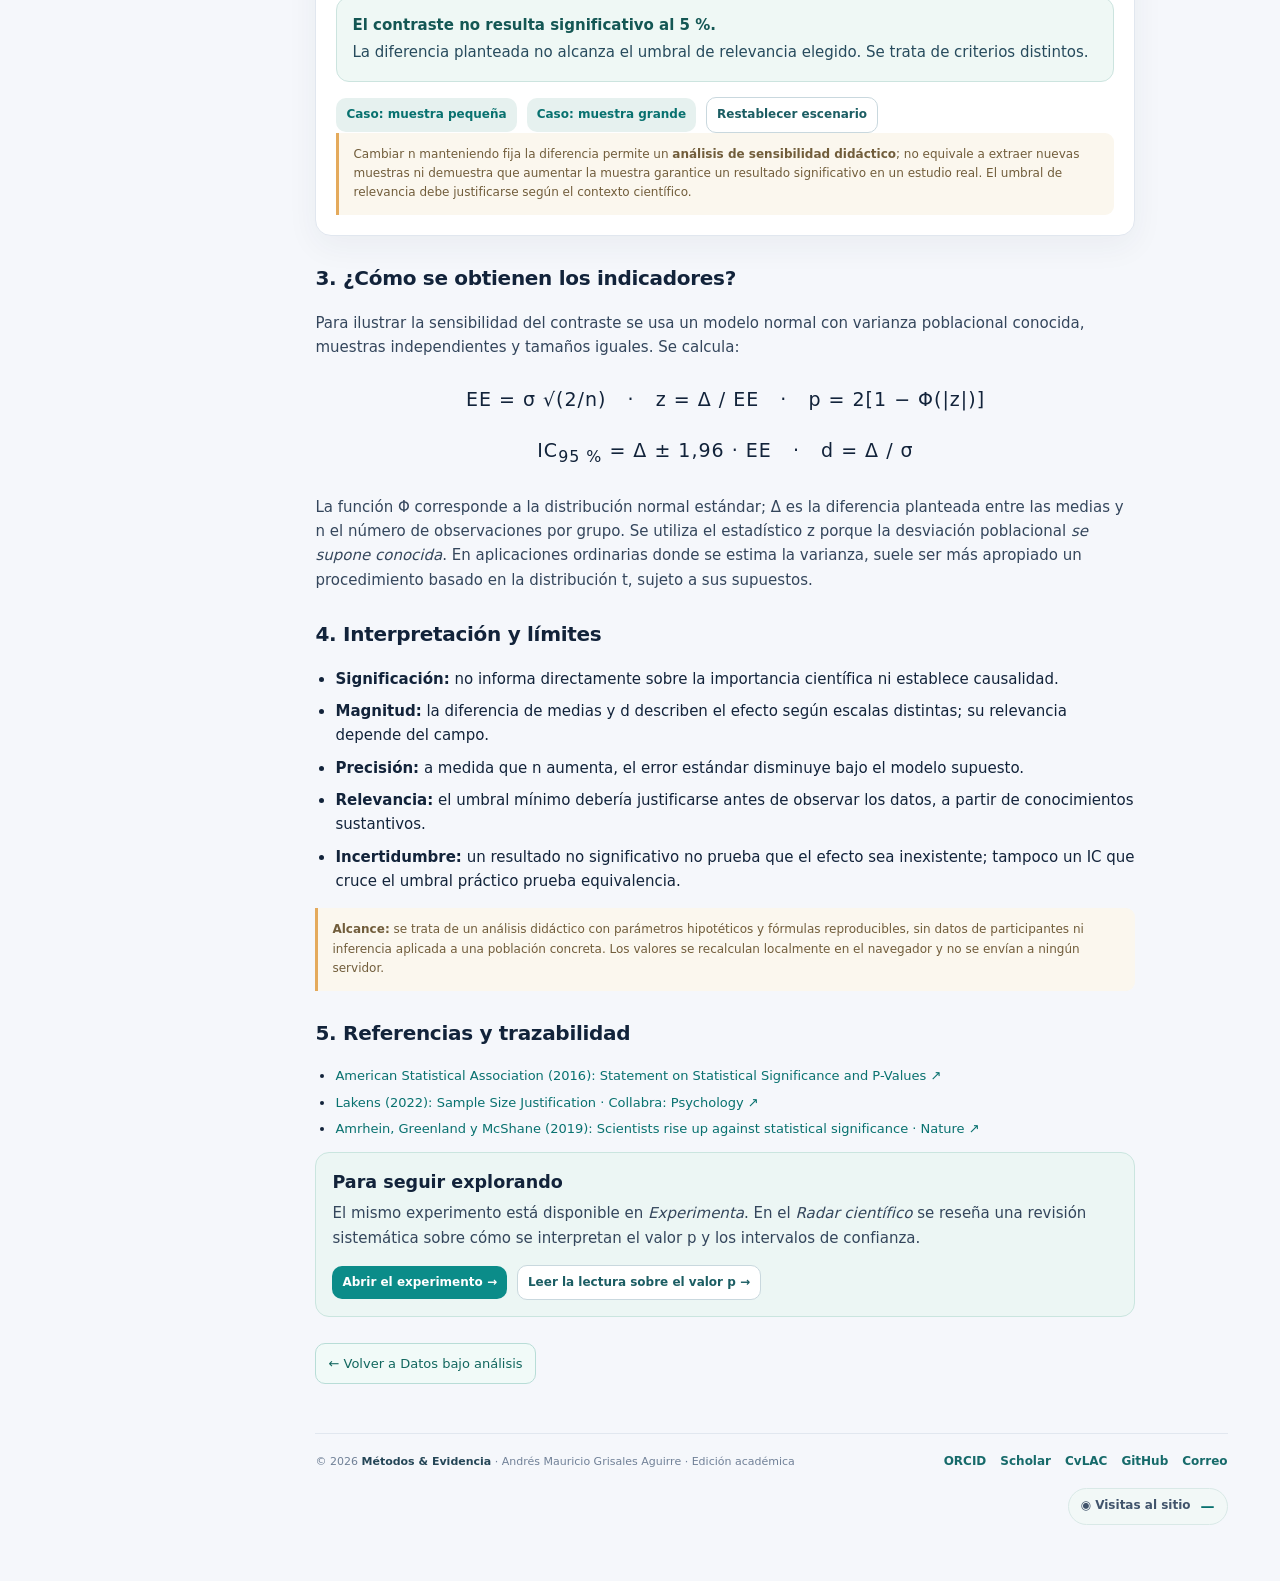
<file: analisis/significancia-estadistica-e-importancia.html>
<!doctype html>
<html lang="es">
<head>
<meta charset="utf-8"><meta name="viewport" content="width=device-width,initial-scale=1">
<meta name="description" content="Por qué p &lt; 0,05 no basta: un experimento muestra cómo el tamaño de la muestra cambia la significación sin que cambie el tamaño del efecto.">
<title>¿Un resultado estadísticamente significativo es necesariamente importante? · Métodos &amp; Evidencia</title>
<meta name="robots" content="index,follow">
<link rel="canonical" href="https://andresmgrisales.github.io/metodos-evidencia/analisis/significancia-estadistica-e-importancia.html">
<!-- Vista previa al compartir (Open Graph) -->
<meta property="og:type" content="article">
<meta property="og:title" content="¿Un resultado estadísticamente significativo es necesariamente importante?">
<meta property="og:description" content="Por qué p &lt; 0,05 no basta: un experimento muestra cómo el tamaño de la muestra cambia la significación sin que cambie el tamaño del efecto.">
<meta property="og:url" content="https://andresmgrisales.github.io/metodos-evidencia/analisis/significancia-estadistica-e-importancia.html">
<meta property="og:site_name" content="Métodos &amp; Evidencia">
<meta property="og:locale" content="es_CO">
<meta property="og:image" content="https://andresmgrisales.github.io/metodos-evidencia/img/og-metodos-evidencia.png">
<meta property="og:image:width" content="1200">
<meta property="og:image:height" content="630">
<meta property="og:image:alt" content="Métodos &amp; Evidencia · Estadística, ciencia de datos y métodos de investigación">
<meta name="twitter:card" content="summary_large_image">

<meta name="theme-color" content="#163b52">
<link rel="stylesheet" href="../css/marco.css">
<link rel="stylesheet" href="../css/analisis.css">
</head>
<body>
<a class="mx-skip" href="#page">Saltar al contenido principal</a>
<div class="mx-shell">
<aside class="mx-sidebar" aria-label="Navegación principal">
 <a class="mx-brand" href="../index.html"><span class="mx-symbol" aria-hidden="true">M<span>·</span></span><span><span class="mx-brand-title">Métodos &amp;<br>Evidencia</span><span class="mx-brand-sub">Estadística, ciencia de datos y métodos de investigación</span></span></a>
 <div class="mx-kicker">EXPLORAR</div>
 <nav class="mx-menu" aria-label="Secciones">
  <a href="../index.html"><span class="ic" aria-hidden="true">⌂</span><span>Inicio</span></a>
  <a href="../index.html?seccion=radar"><span class="ic" aria-hidden="true">◉</span><span>Radar científico</span></a>
  <a href="../index.html?seccion=analisis" class="active" aria-current="true"><span class="ic" aria-hidden="true">▥</span><span>Datos bajo análisis</span></a>
  <a href="../index.html?seccion=laboratorio"><span class="ic" aria-hidden="true">◫</span><span>Experimenta</span></a>
  <a href="../index.html?seccion=recursos"><span class="ic" aria-hidden="true">✉︎</span><span>Contacto</span></a>
 </nav>
 <div class="mx-sidebar-bottom"><strong>Una iniciativa académica</strong>Estadística aplicada · Investigación · NLP · Inteligencia artificial.</div>
</aside>
<div class="mx-main"><div class="mx-container">
<div class="mx-back-wrap"><a class="mx-back" href="../index.html?seccion=analisis">← Volver a Datos bajo análisis</a></div>
<main id="page" tabindex="-1">
<article class="publication"><header class="page-head"><div class="eyebrow">DATOS BAJO ANÁLISIS · ANÁLISIS 02 · INFERENCIA</div><h1>¿Un resultado estadísticamente significativo es necesariamente importante?</h1><p>Inferencia estadística · Tamaño del efecto · Tamaño muestral · Ejemplo didáctico reproducible</p></header><div class="highlight"><div class="tag">IDEA CENTRAL</div><h3>El valor p no mide el tamaño ni la importancia de un efecto.</h3><p>Un resultado puede superar un umbral convencional de significación y, aun así, representar una diferencia muy pequeña desde una perspectiva práctica. La interpretación necesita considerar la magnitud, su incertidumbre y la pregunta de investigación.</p></div><h2>1. El problema de interpretar solo p &lt; 0,05</h2><p>Dos investigaciones pueden obtener diferencias de magnitud similar y valores p diferentes si cambia la precisión de las estimaciones. La significación estadística aporta información sobre la compatibilidad de los datos con un modelo de hipótesis, pero no determina por sí sola si el resultado merece una intervención, una decisión clínica o una recomendación de política.</p><p>La American Statistical Association advierte que la relevancia científica no puede deducirse exclusivamente de cruzar un umbral de significación. La justificación de la muestra y de los efectos considerados importantes debe partir de los objetivos inferenciales del estudio.</p><h2>2. Experimento: la misma diferencia, distintos tamaños de muestra</h2><p>Se plantea una comparación hipotética entre dos grupos independientes. En el escenario inicial, sus medias difieren en <strong>2 puntos</strong> y la desviación estándar poblacional se supone conocida e igual a 10 puntos. Así, el tamaño del efecto estandarizado es <strong>d = 0,20</strong>. Se examina cómo cambia la incertidumbre al modificar el tamaño muestral.</p><section class="card" id="experimentoEfecto"><div class="tag">EXPERIENCIA INTERACTIVA · DATOS HIPOTÉTICOS</div><h3 style="margin-top:8px">La magnitud, la precisión y la decisión</h3><p class="small muted">Se supone una comparación de dos medias independientes con desviación estándar poblacional conocida σ = 10, mismo tamaño por grupo y aproximación normal bilateral. Las diferencias introducidas son escenarios fijos, no muestras simuladas.</p><div class="method-grid" style="margin-top:17px"><div class="method-controls"><div><div class="control-row"><label class="label" for="methodN">Participantes por grupo (n)</label><strong id="methodNValue">50</strong></div><input class="slider" type="range" id="methodN" min="25" max="1000" step="25" value="50"><div class="small muted">Total de participantes: <span id="methodTotal">100</span></div></div><div><div class="control-row"><label class="label" for="methodDelta">Diferencia de medias del escenario</label><strong id="methodDeltaValue">2,0 puntos</strong></div><input class="slider" type="range" id="methodDelta" min="1" max="8" step="0.5" value="2"></div><div><div class="control-row"><label class="label" for="methodThreshold">Diferencia mínima relevante</label><strong id="methodThresholdValue">5,0 puntos</strong></div><input class="slider" type="range" id="methodThreshold" min="1" max="8" step="0.5" value="5"><div class="small muted">Es un criterio práctico hipotético, elegido antes de valorar los resultados.</div></div></div><div><div class="method-metrics" style="margin-top:0"><div class="method-metric"><div class="overline">VALOR p</div><div id="mP" class="num">0,3173</div><div class="support">Contraste bilateral z</div></div><div class="method-metric"><div class="overline">EFECTO ESTANDARIZADO (d)</div><div id="mD" class="num">0,20</div><div class="support">Diferencia / σ</div></div><div class="method-metric"><div class="overline">IC DEL 95 %</div><div id="mIC" class="num" style="font-size:18px">[-1,92; 5,92]</div><div class="support">Unidades originales</div></div></div><div id="mFigure"><svg class="ci-plot" viewBox="0 0 720 178" role="img" aria-label="Intervalo de confianza del 95 por ciento para diferencia 2,0: desde -1,92 hasta 5,92. Umbral de relevancia 5,0. Cero como hipótesis nula."><title>Intervalo del 95 % y umbral de relevancia</title><text x="63" y="19" font-size="12" fill="#52677d">Diferencia estimada (unidades originales)</text><line x1="62" x2="650" y1="124" y2="124" stroke="#c9d5df" stroke-width="2"></line><line x1="62" x2="62" y1="121" y2="130" stroke="#7c8da0"></line><text x="62" y="147" text-anchor="middle" fill="#627387" font-size="11">-10</text><line x1="160" x2="160" y1="121" y2="130" stroke="#7c8da0"></line><text x="160" y="147" text-anchor="middle" fill="#627387" font-size="11">-5</text><line x1="258" x2="258" y1="121" y2="130" stroke="#7c8da0"></line><text x="258" y="147" text-anchor="middle" fill="#627387" font-size="11">0</text><line x1="356" x2="356" y1="121" y2="130" stroke="#7c8da0"></line><text x="356" y="147" text-anchor="middle" fill="#627387" font-size="11">5</text><line x1="454" x2="454" y1="121" y2="130" stroke="#7c8da0"></line><text x="454" y="147" text-anchor="middle" fill="#627387" font-size="11">10</text><line x1="552" x2="552" y1="121" y2="130" stroke="#7c8da0"></line><text x="552" y="147" text-anchor="middle" fill="#627387" font-size="11">15</text><line x1="650" x2="650" y1="121" y2="130" stroke="#7c8da0"></line><text x="650" y="147" text-anchor="middle" fill="#627387" font-size="11">20</text><line x1="258" x2="258" y1="34" y2="118" stroke="#a9b7c7" stroke-width="2" stroke-dasharray="5 4"></line><text x="258" y="31" fill="#6f8196" text-anchor="middle" font-size="11">H₀: 0</text><line x1="356" x2="356" y1="34" y2="118" stroke="#c17b34" stroke-width="2" stroke-dasharray="5 4"></line><text x="356" y="31" text-anchor="middle" fill="#9a611c" font-size="11">Mín. relevante</text><line x1="220.36941180603006" y1="86" x2="374.03058819396995" y2="86" stroke="#138d89" stroke-width="7" stroke-linecap="round"></line><line x1="220.36941180603006" x2="220.36941180603006" y1="76" y2="96" stroke="#138d89" stroke-width="2"></line><line x1="374.03058819396995" x2="374.03058819396995" y1="76" y2="96" stroke="#138d89" stroke-width="2"></line><circle cx="297.20000000000005" cy="86" r="9" fill="#173b63" stroke="#fff" stroke-width="2"></circle><text x="297.20000000000005" y="67" text-anchor="middle" fill="#173b63" font-size="12" font-weight="700">2,0</text><text x="62" y="169" fill="#7a8999" font-size="11">Línea verde: IC 95 %</text><text x="650" y="169" fill="#7a8999" font-size="11" text-anchor="end">No son datos observados</text></svg></div></div></div><div class="method-takeaway" style="margin-top:10px" aria-live="polite"><strong id="mConclusion">El contraste no resulta significativo al 5 %.</strong><p id="mInterpret">La diferencia planteada no alcanza el umbral de relevancia elegido. Se trata de criterios distintos.</p></div><div class="item-actions"><button class="btn ghost mini" type="button" data-method-case="small">Caso: muestra pequeña</button><button class="btn ghost mini" type="button" data-method-case="large">Caso: muestra grande</button><button class="btn outline mini" type="button" data-method-case="reset">Restablecer escenario</button></div><div class="note">Cambiar n manteniendo fija la diferencia permite un <strong>análisis de sensibilidad didáctico</strong>; no equivale a extraer nuevas muestras ni demuestra que aumentar la muestra garantice un resultado significativo en un estudio real. El umbral de relevancia debe justificarse según el contexto científico.</div></section><h2>3. ¿Cómo se obtienen los indicadores?</h2><p>Para ilustrar la sensibilidad del contraste se usa un modelo normal con varianza poblacional conocida, muestras independientes y tamaños iguales. Se calcula:</p><div class="formula">EE = σ √(2/n) &nbsp; · &nbsp; z = Δ / EE &nbsp; · &nbsp; p = 2[1 − Φ(|z|)]</div><div class="formula">IC<sub>95 %</sub> = Δ ± 1,96 · EE &nbsp; · &nbsp; d = Δ / σ</div><p>La función Φ corresponde a la distribución normal estándar; Δ es la diferencia planteada entre las medias y n el número de observaciones por grupo. Se utiliza el estadístico z porque la desviación poblacional <em>se supone conocida</em>. En aplicaciones ordinarias donde se estima la varianza, suele ser más apropiado un procedimiento basado en la distribución t, sujeto a sus supuestos.</p><h2>4. Interpretación y límites</h2><ul class="method-notes"><li><strong>Significación:</strong> no informa directamente sobre la importancia científica ni establece causalidad.</li><li><strong>Magnitud:</strong> la diferencia de medias y d describen el efecto según escalas distintas; su relevancia depende del campo.</li><li><strong>Precisión:</strong> a medida que n aumenta, el error estándar disminuye bajo el modelo supuesto.</li><li><strong>Relevancia:</strong> el umbral mínimo debería justificarse antes de observar los datos, a partir de conocimientos sustantivos.</li><li><strong>Incertidumbre:</strong> un resultado no significativo no prueba que el efecto sea inexistente; tampoco un IC que cruce el umbral práctico prueba equivalencia.</li></ul><div class="note"><strong>Alcance:</strong> se trata de un análisis didáctico con parámetros hipotéticos y fórmulas reproducibles, sin datos de participantes ni inferencia aplicada a una población concreta. Los valores se recalculan localmente en el navegador y no se envían a ningún servidor.</div><h2>5. Referencias y trazabilidad</h2><ul class="source-list"><li><a href="https://magazine.amstat.org/blog/2016/03/07/pvalue-mar16/" target="_blank" rel="noopener noreferrer">American Statistical Association (2016): Statement on Statistical Significance and P-Values ↗</a></li><li><a href="https://doi.org/10.1525/collabra.33267" target="_blank" rel="noopener noreferrer">Lakens (2022): Sample Size Justification · Collabra: Psychology ↗</a></li><li><a href="https://www.nature.com/articles/d41586-019-00857-9" target="_blank" rel="noopener noreferrer">Amrhein, Greenland y McShane (2019): Scientists rise up against statistical significance · Nature ↗</a></li></ul><div class="highlight"><h3>Para seguir explorando</h3><p>El mismo experimento está disponible en <em>Experimenta</em>. En el <em>Radar científico</em> se reseña una revisión sistemática sobre cómo se interpretan el valor p y los intervalos de confianza.</p><div class="item-actions"><a class="btn mini" href="../index.html?seccion=laboratorio&amp;experimento=significancia">Abrir el experimento →</a><a class="btn outline mini" href="../articulos/valor-p-utilidad-interpretacion.html">Leer la lectura sobre el valor p →</a></div></div></article>
</main>
<div class="mx-back-wrap mx-back-end"><a class="mx-back" href="../index.html?seccion=analisis">← Volver a Datos bajo análisis</a></div>
<div class="mx-footer" role="contentinfo"><span>© 2026 <strong>Métodos &amp; Evidencia</strong> · Andrés Mauricio Grisales Aguirre · Edición académica</span>
<nav class="mx-social" aria-label="Perfiles y contacto">
<a href="https://orcid.org/0000-0002-4385-4474" target="_blank" rel="noopener noreferrer">ORCID</a>
<a href="https://scholar.google.com/citations?hl=en&amp;sortby=pubdate&amp;user=-urmP7EAAAAJ&amp;view_op=list_works" target="_blank" rel="noopener noreferrer">Scholar</a>
<a href="https://scienti.minciencias.gov.co/cvlac/visualizador/generarCurriculoCv.do?cod_rh=0001436256" target="_blank" rel="noopener noreferrer">CvLAC</a>
<a href="https://github.com/andresmgrisales" target="_blank" rel="noopener noreferrer">GitHub</a>
<a href="mailto:andresmgrisales@gmail.com">Correo</a>
</nav>
<div class="mx-visits" aria-label="Visitas registradas en Métodos y Evidencia"><span>◉ Visitas al sitio</span><strong id="me-visit-total" aria-live="polite" title="Total acumulado del sitio. Las cifras pueden tardar en actualizarse.">—</strong></div></div>
</div></div>
</div>
<script>
/* Simulador: magnitud, precisión y decisión. Las funciones se copian literalmente de la versión
   anterior de la página; el estado inicial y los casos son los mismos. */
(function(){'use strict';
const el=id=>document.getElementById(id);const fmt=(n,d=2)=>Number(n).toLocaleString('es-CO',{minimumFractionDigits:d,maximumFractionDigits:d});
const state={methodN:50,methodDelta:2,methodThreshold:5};
function phiUpper(z){ // cola superior normal estándar, aproximación clásica de 5 términos
 const x=Math.abs(z),t=1/(1+.2316419*x),pdf=Math.exp(-.5*x*x)/Math.sqrt(2*Math.PI);
 return pdf*t*(.319381530+t*(-.356563782+t*(1.781477937+t*(-1.821255978+t*1.330274429))));
}
function methodStats(){const n=state.methodN,delta=state.methodDelta,sigma=10,threshold=state.methodThreshold;
 const se=sigma*Math.sqrt(2/n),z=delta/se,p=Math.max(0,Math.min(1,2*phiUpper(z))),margin=1.95996398454005*se;
 return {n,delta,sigma,threshold,se,z,p,lower:delta-margin,upper:delta+margin,d:delta/sigma,sig:p<.05,practical:delta>=threshold};
}
function numberP(p){return p<.0001?'< 0,0001':fmt(p,4)}
function ciFigure(m){const x=v=>Math.max(62,Math.min(650,62+(v+10)/30*588)),zero=x(0),thr=x(m.threshold),left=x(m.lower),right=x(m.upper),center=x(m.delta),ticks=[-10,-5,0,5,10,15,20];
 return `<svg class="ci-plot" viewBox="0 0 720 178" role="img" aria-label="Intervalo de confianza del 95 por ciento para diferencia ${fmt(m.delta,1)}: desde ${fmt(m.lower)} hasta ${fmt(m.upper)}. Umbral de relevancia ${fmt(m.threshold,1)}. Cero como hipótesis nula."><title>Intervalo del 95 % y umbral de relevancia</title><text x="63" y="19" font-size="12" fill="#52677d">Diferencia estimada (unidades originales)</text><line x1="62" x2="650" y1="124" y2="124" stroke="#c9d5df" stroke-width="2"/>${ticks.map(v=>`<line x1="${x(v)}" x2="${x(v)}" y1="121" y2="130" stroke="#7c8da0"/><text x="${x(v)}" y="147" text-anchor="middle" fill="#627387" font-size="11">${v}</text>`).join('')}<line x1="${zero}" x2="${zero}" y1="34" y2="118" stroke="#a9b7c7" stroke-width="2" stroke-dasharray="5 4"/><text x="${zero}" y="31" fill="#6f8196" text-anchor="middle" font-size="11">H₀: 0</text><line x1="${thr}" x2="${thr}" y1="34" y2="118" stroke="#c17b34" stroke-width="2" stroke-dasharray="5 4"/><text x="${thr}" y="31" text-anchor="middle" fill="#9a611c" font-size="11">Mín. relevante</text><line x1="${left}" y1="86" x2="${right}" y2="86" stroke="#138d89" stroke-width="7" stroke-linecap="round"/><line x1="${left}" x2="${left}" y1="76" y2="96" stroke="#138d89" stroke-width="2"/><line x1="${right}" x2="${right}" y1="76" y2="96" stroke="#138d89" stroke-width="2"/><circle cx="${center}" cy="86" r="9" fill="#173b63" stroke="#fff" stroke-width="2"/><text x="${center}" y="67" text-anchor="middle" fill="#173b63" font-size="12" font-weight="700">${fmt(m.delta,1)}</text><text x="62" y="169" fill="#7a8999" font-size="11">Línea verde: IC 95 %</text><text x="650" y="169" fill="#7a8999" font-size="11" text-anchor="end">No son datos observados</text></svg>`;
}
function updateMethod(){if(!el('methodN'))return;const m=methodStats();const put=(id,v)=>{const node=el(id);if(node)node.textContent=v;};put('methodNValue',String(m.n));put('methodTotal',String(m.n*2));put('methodDeltaValue',fmt(m.delta,1)+' puntos');put('methodThresholdValue',fmt(m.threshold,1)+' puntos');put('mP',numberP(m.p));put('mD',fmt(m.d,2));put('mIC','['+fmt(m.lower,2)+'; '+fmt(m.upper,2)+']');put('mConclusion',m.sig?'El contraste resulta significativo al 5 %.':'El contraste no resulta significativo al 5 %.');put('mInterpret',(m.practical?'La diferencia planteada alcanza el umbral mínimo de relevancia.':'La diferencia planteada no alcanza el umbral mínimo de relevancia.')+' '+(m.lower<=0?'El IC del 95 % incluye el valor nulo.':'El IC del 95 % excluye el valor nulo.')+' La significación, magnitud y relevancia requieren interpretaciones distintas.');el('mFigure').innerHTML=ciFigure(m)}
document.addEventListener('input',function(e){const id=e.target.id;
  if(id==='methodN'){state.methodN=Number(e.target.value);updateMethod()}
  if(id==='methodDelta'){state.methodDelta=Number(e.target.value);updateMethod()}
  if(id==='methodThreshold'){state.methodThreshold=Number(e.target.value);updateMethod()}});
document.addEventListener('click',function(e){const b=e.target.closest('[data-method-case]');if(!b)return;const kind=b.dataset.methodCase;
  state.methodN=kind==='small'?50:kind==='large'?600:50;state.methodDelta=2;state.methodThreshold=5;
  if(el('methodN')){el('methodN').value=state.methodN;el('methodDelta').value=state.methodDelta;el('methodThreshold').value=state.methodThreshold;updateMethod()}});
})();
</script>
<script data-goatcounter="https://metodos-evidencia.goatcounter.com/count" async src="https://gc.zgo.at/count.js"></script>
<script>
(function(){
  var counter=document.getElementById('me-visit-total');
  if(!counter) return;
  fetch('https://metodos-evidencia.goatcounter.com/counter/TOTAL.json')
    .then(function(response){if(!response.ok) throw new Error('Conteo publico no disponible');return response.json();})
    .then(function(data){
      if(data && (typeof data.count==='string'||typeof data.count==='number')){
        counter.textContent=String(data.count);
      }
    })
    .catch(function(){
      counter.title='Activa el conteo publico en Settings de GoatCounter o verifica si el navegador bloquea la consulta.';
    });
})();
</script>
</body>
</html>
</file>
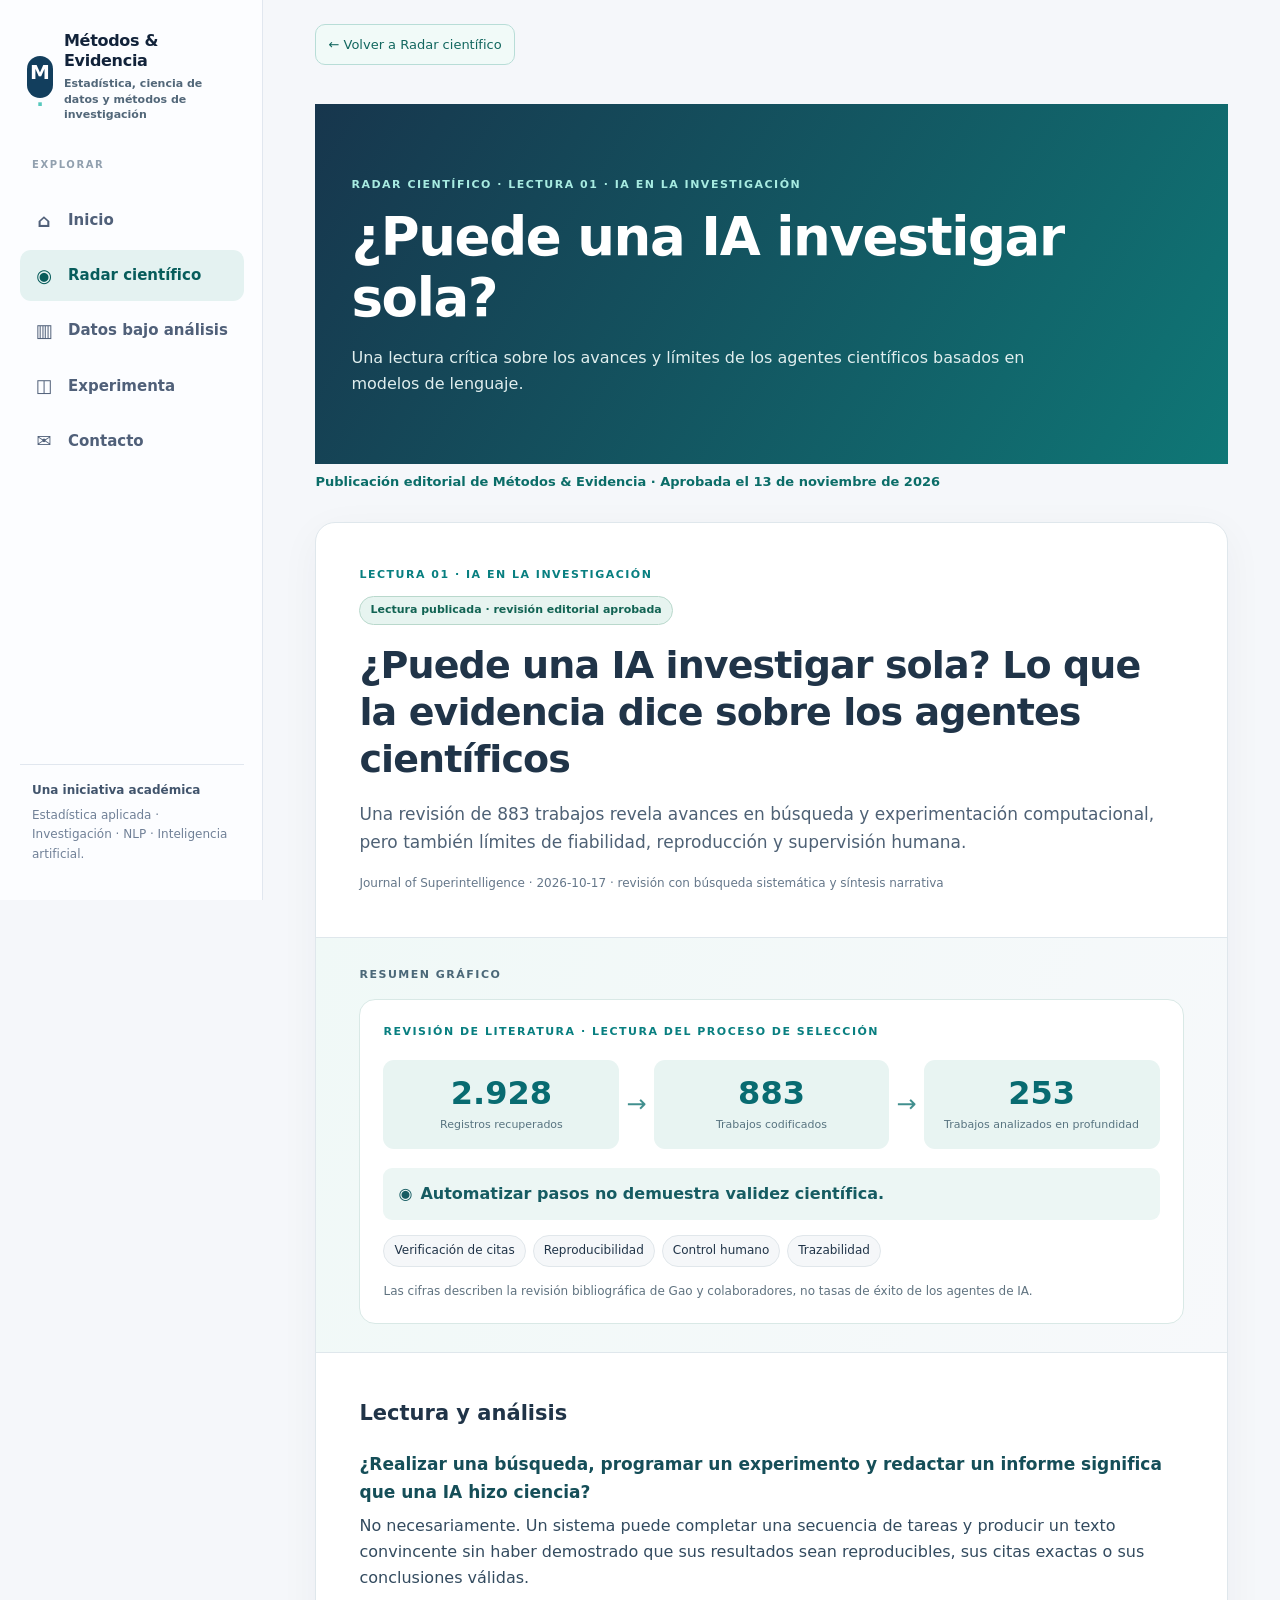
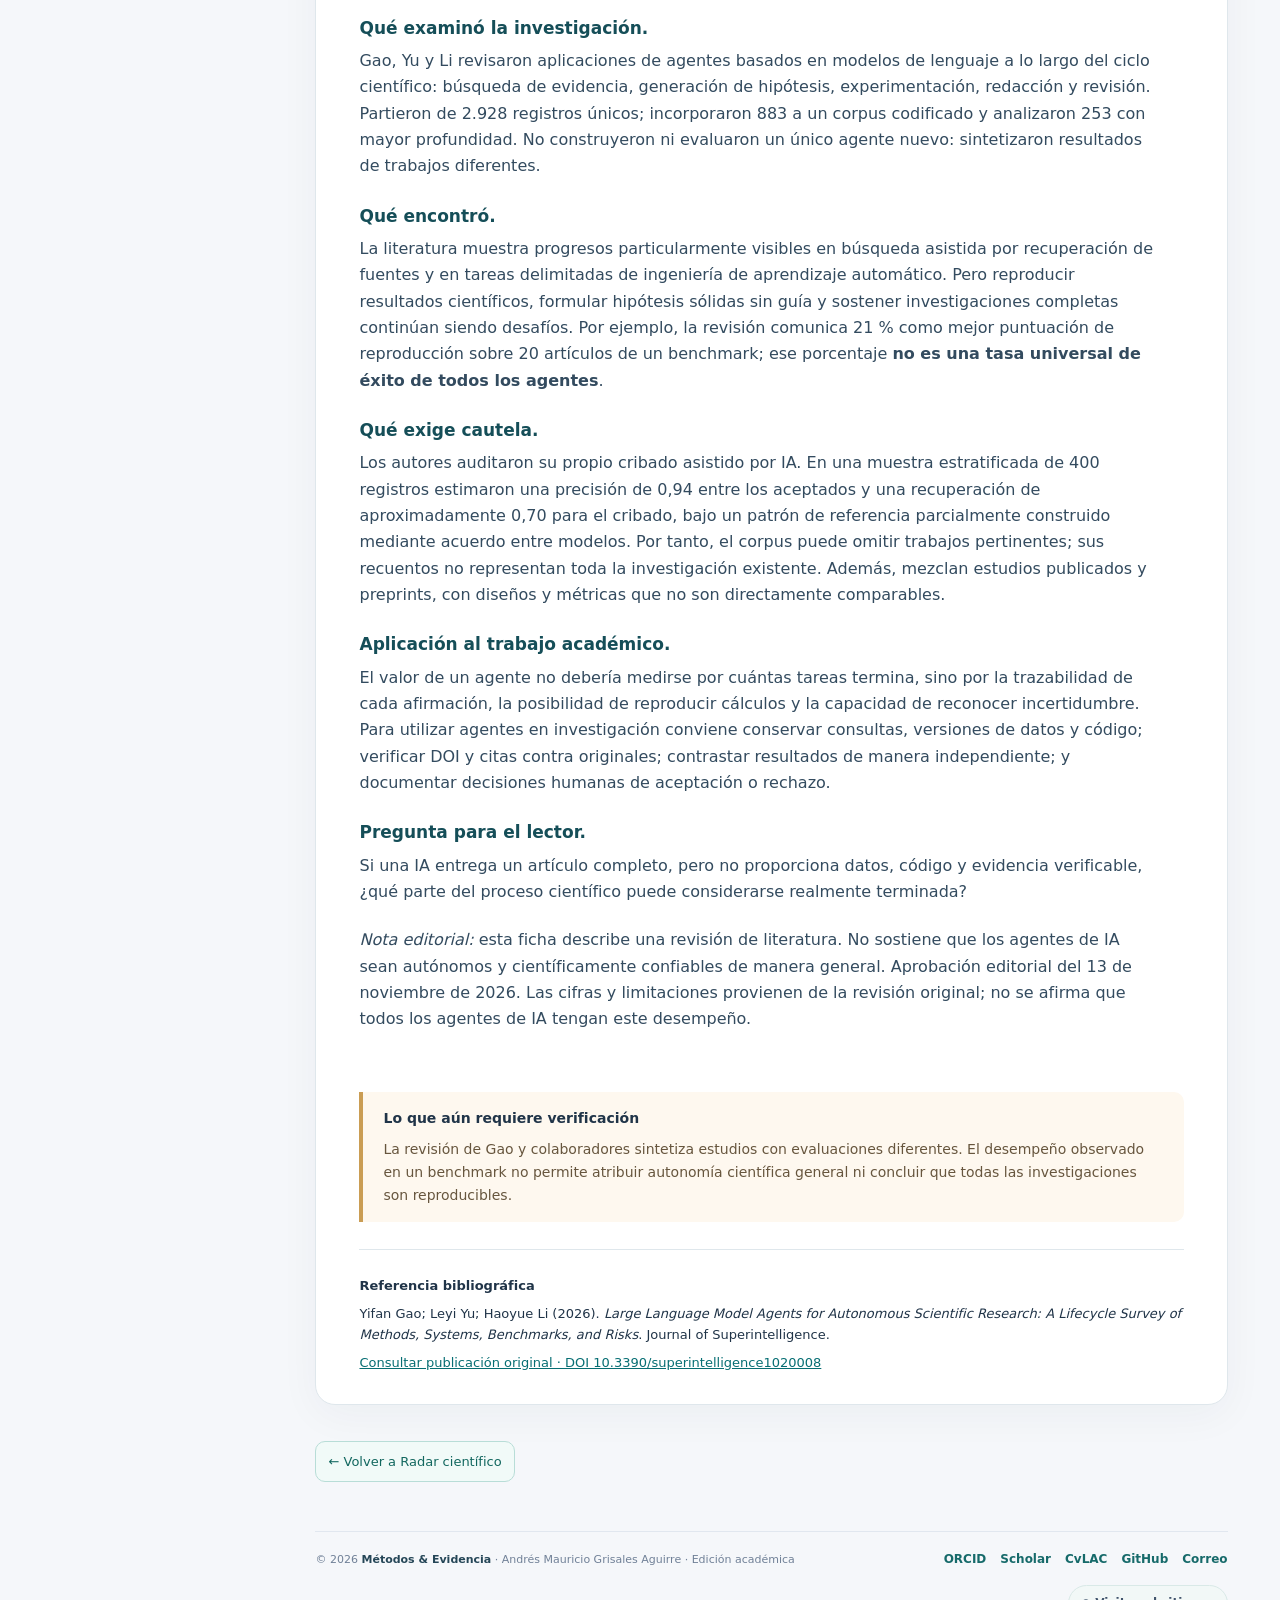
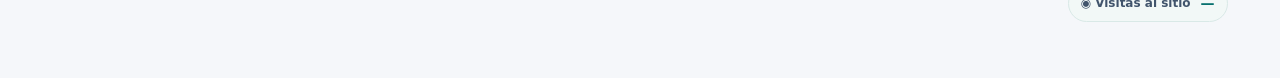
<file: articulos/agentes-ia-investigacion-verificabilidad.html>
<!doctype html>
<html lang="es"><head>
<meta charset="utf-8"><meta name="viewport" content="width=device-width,initial-scale=1">
<meta name="robots" content="index,follow">
<link rel="canonical" href="https://andresmgrisales.github.io/metodos-evidencia/articulos/agentes-ia-investigacion-verificabilidad.html">
<!-- Vista previa al compartir (Open Graph) -->
<meta property="og:url" content="https://andresmgrisales.github.io/metodos-evidencia/articulos/agentes-ia-investigacion-verificabilidad.html">
<meta property="og:site_name" content="Métodos &amp; Evidencia">
<meta property="og:locale" content="es_CO">
<meta property="og:image" content="https://andresmgrisales.github.io/metodos-evidencia/img/og-metodos-evidencia.png">
<meta property="og:image:width" content="1200">
<meta property="og:image:height" content="630">
<meta property="og:image:alt" content="Métodos &amp; Evidencia · Estadística, ciencia de datos y métodos de investigación">
<meta name="twitter:card" content="summary_large_image">

<meta name="description" content="¿Qué pueden hacer los agentes de IA en investigación científica? Una lectura crítica de la evidencia de 2026 con infografía, cifras y advertencias metodológicas.">
<meta property="og:type" content="article"><meta property="og:title" content="¿Puede una IA investigar sola? | Métodos & Evidencia">
<meta property="og:description" content="¿Qué pueden hacer los agentes de IA en investigación científica? Una lectura crítica de la evidencia de 2026 con infografía, cifras y advertencias metodológicas.">
<title>¿Puede una IA investigar sola? · Métodos & Evidencia</title>
<link rel="stylesheet" href="../css/marco.css">
<style>
:root{--navy:#17334a;--navy2:#092b38;--teal:#087f80;--mint:#e9f5f3;--gold:#ad6c2b;--paper:#f5f7fa;--line:#dfe7ec;--ink:#203448;--muted:#65778a}
*{box-sizing:border-box}html{scroll-behavior:smooth}body{margin:0;background:var(--paper);color:var(--ink);font:16px/1.65 system-ui,-apple-system,Segoe UI,Arial,sans-serif}a{color:#076e73}a:focus-visible,button:focus-visible{outline:3px solid #f4c878;outline-offset:3px}
.container{max-width:1120px;margin:auto;padding:0 clamp(16px,4vw,36px)}.top{background:white;border-bottom:1px solid var(--line)}.top-in{display:flex;align-items:center;justify-content:space-between;gap:14px;min-height:78px}.brand{font-size:19px;font-weight:850;letter-spacing:-.5px;color:var(--navy);text-decoration:none}.brand em{font-style:normal;color:var(--teal)}.top nav{display:flex;gap:16px;font-size:13px}.top nav a{text-decoration:none;font-weight:700}.hero{background:linear-gradient(122deg,#17364d,#0f7776);color:#fff;padding:clamp(38px,6vw,72px) 0 50px}.eyebrow,.reading-meta,.graphic-kicker{font-size:11px;font-weight:800;letter-spacing:1.5px;text-transform:uppercase}.hero .eyebrow{color:#a7ebe1}.hero h1{font-size:clamp(30px,5vw,53px);max-width:800px;line-height:1.15;letter-spacing:-1.4px;margin:13px 0}.hero p{font-size:16px;color:#e0eeee;max-width:680px}.hero-links{display:flex;gap:10px;flex-wrap:wrap;margin-top:27px}.hero-links a{background:#fff;color:#0b4b52;padding:11px 14px;border-radius:10px;font-weight:780;text-decoration:none;font-size:13px}.hero-links a.secondary{background:transparent;border:1px solid #86cfca;color:white}.private-note{background:#fff9ea;border:1px solid #ebdbb8;border-radius:12px;padding:15px 17px;margin:25px auto;font-size:13px;color:#67502c}
.reading{margin:30px auto 36px;background:#fff;border:1px solid var(--line);border-radius:20px;box-shadow:0 10px 42px #0b27450b;overflow:hidden;scroll-margin-top:20px}.reading-head{padding:clamp(23px,4vw,43px);border-bottom:1px solid var(--line)}.reading-meta{color:var(--teal);margin-bottom:11px}.pill{display:inline-block;border:1px solid #e8d6aa;background:#fff8e8;color:#75521b;border-radius:99px;padding:4px 10px;font-size:11px;font-weight:750}.reading h2{font-size:clamp(24px,3.8vw,38px);line-height:1.24;letter-spacing:-.9px;max-width:870px;margin:17px 0}.lead{color:#4e6175;font-size:17px;max-width:830px;margin:0 0 18px}.submeta{font-size:12px;color:var(--muted)}.infographic{margin:0;padding:clamp(18px,3vw,28px) clamp(19px,4vw,43px);background:linear-gradient(115deg,#f0f9f7,#f7f9fb);border-bottom:1px solid var(--line)}.infographic figcaption{font-size:11px;color:#4b6878;letter-spacing:1.5px;font-weight:800;margin-bottom:15px}.graphic-body{border:1px solid #d9e9e6;background:#fff;border-radius:16px;padding:23px}.graphic-kicker{color:var(--teal)}.flow3{display:flex;align-items:center;justify-content:space-between;gap:7px;margin:19px 0}.flow-number{flex:1;background:#e8f4f2;border-radius:11px;padding:14px 7px;text-align:center}.flow-number strong{font-size:clamp(20px,3vw,32px);line-height:1.2;color:#086b71;display:block}.flow-number span{font-size:11px;color:#587480;display:block;margin-top:4px}.arrow{color:#418f8e;font-size:24px}.graphic-message{padding:13px 15px;border-radius:9px;background:#ecf6f4;display:flex;gap:8px;align-items:start;color:#165c62}.graphic-chips{display:flex;flex-wrap:wrap;gap:7px;margin:15px 0}.graphic-chips span{background:#f5f7f9;border:1px solid #e1e7eb;border-radius:40px;padding:5px 10px;font-size:12px}.graphic-footnote{font-size:12px;color:#607380;margin:11px 0 0;line-height:1.5}.flow4{display:flex;align-items:center;gap:7px;flex-wrap:wrap;margin:18px 0}.flow4 span{padding:10px 12px;background:#fff4e7;border:1px solid #ecd3b6;border-radius:9px;flex:1;text-align:center;white-space:nowrap;font-size:12px;font-weight:750}.flow4 i{font-style:normal;color:var(--gold)}.conversion{display:grid;grid-template-columns:1.4fr .6fr;gap:12px;margin:13px 0 17px}.conversion>div{padding:17px;background:#fff8ef;border-radius:11px;border:1px solid #f0ddc7}.conversion span{display:block;font-size:10px;color:#846a51;font-weight:800;letter-spacing:1px}.conversion strong{display:block;color:#85531d;font-size:clamp(20px,3vw,29px)}.conversion .big-error strong{color:#a15419;font-size:32px}.reading-content{padding:clamp(20px,4vw,43px)}.reading-content>h3{font-size:21px;margin:0 0 20px}.reading-content p{max-width:78ch;color:#334b5f}.section-narrative{margin:0 0 22px}.section-narrative h3{font-size:17px;margin:0 0 6px;color:#154e58}.section-narrative p{margin:0}.interpretation{background:#fef8ef;border-left:4px solid #ca9d54;margin:0 clamp(20px,4vw,43px) 27px;padding:15px 20px;border-radius:0 10px 10px 0}.interpretation h3{margin:0 0 8px;font-size:14px}.interpretation p{margin:0;font-size:14px;color:#67563e}.sources{border-top:1px solid var(--line);margin:0 clamp(20px,4vw,43px);padding:25px 0 31px;font-size:13px}.sources p{margin:6px 0}.sources .fine{font-size:12px;color:#647485}.bottom{padding:24px 0 40px;border-top:1px solid var(--line);font-size:12px;color:var(--muted)}.bottom a{white-space:nowrap}
@media(max-width:760px){.top-in{min-height:64px}.top nav{gap:9px;font-size:11px}.brand{font-size:16px}.flow3{gap:5px}.flow-number{padding:12px 5px}.flow-number strong{font-size:22px}.flow-number span{font-size:10px}.arrow{font-size:17px}.flow4 span{min-width:40%}.flow4 i{display:none}.conversion{grid-template-columns:1fr}.reading-head{padding:22px}.graphic-body{padding:15px}}
@media print{body{background:#fff}.hero{background:#fff;color:#123}.hero p,.hero .eyebrow{color:#123}.reading{box-shadow:none;break-before:page}.top nav,.private-note,.hero-links{display:none}}

.publication-dateline{font-weight:700;color:#0b6d68;font-size:13px;margin:7px 0}.nav-return{text-decoration:none;font-weight:750}

/* Contador publico de visitas: datos suministrados por GoatCounter. */
.me-visit-count{display:inline-flex;align-items:center;gap:10px;width:max-content;max-width:100%;border:1px solid #d9e9e7;border-radius:999px;padding:6px 12px;background:#f2f8f7;color:#41546c;font-size:12px;font-weight:650}
.me-visit-count strong{color:#08716f;font-size:14px;font-variant-numeric:tabular-nums;font-weight:850}
.bottom .me-visit-count{margin-top:11px}
</style></head><body>
<a class="mx-skip" href="#contenido">Saltar al contenido principal</a>
<div class="mx-shell">
<aside class="mx-sidebar" aria-label="Navegación principal">
 <a class="mx-brand" href="../index.html"><span class="mx-symbol" aria-hidden="true">M<span>·</span></span><span><span class="mx-brand-title">Métodos &amp;<br>Evidencia</span><span class="mx-brand-sub">Estadística, ciencia de datos y métodos de investigación</span></span></a>
 <div class="mx-kicker">EXPLORAR</div>
 <nav class="mx-menu" aria-label="Secciones">
  <a href="../index.html"><span class="ic" aria-hidden="true">⌂</span><span>Inicio</span></a>
  <a href="../index.html?seccion=radar" class="active" aria-current="true"><span class="ic" aria-hidden="true">◉</span><span>Radar científico</span></a>
  <a href="../index.html?seccion=analisis"><span class="ic" aria-hidden="true">▥</span><span>Datos bajo análisis</span></a>
  <a href="../index.html?seccion=laboratorio"><span class="ic" aria-hidden="true">◫</span><span>Experimenta</span></a>
  <a href="../index.html?seccion=recursos"><span class="ic" aria-hidden="true">✉︎</span><span>Contacto</span></a>
 </nav>
 <div class="mx-sidebar-bottom"><strong>Una iniciativa académica</strong>Estadística aplicada · Investigación · NLP · Inteligencia artificial.</div>
</aside>
<div class="mx-main"><div class="mx-container">
<div class="mx-back-wrap"><a class="mx-back" href="../index.html?seccion=radar">← Volver a Radar científico</a></div>
<section class="hero"><div class="container"><div class="eyebrow">RADAR CIENTÍFICO · LECTURA 01 · IA EN LA INVESTIGACIÓN</div>
<h1>¿Puede una IA investigar sola?</h1>
<p>Una lectura crítica sobre los avances y límites de los agentes científicos basados en modelos de lenguaje.</p></div></section>
<main class="container" id="contenido">
<p class="publication-dateline">Publicación editorial de Métodos & Evidencia · Aprobada el 13 de noviembre de 2026</p>
<article class="reading" id="agentes" aria-labelledby="h0">
  <div class="reading-head"><div class="reading-meta">LECTURA 01 · IA EN LA INVESTIGACIÓN</div>
    <span class="pill" style="background:#e7f4f0;color:#126353;border-color:#b9d8cc">Lectura publicada · revisión editorial aprobada</span>
    <h2 id="h0">¿Puede una IA investigar sola? Lo que la evidencia dice sobre los agentes científicos</h2><p class="lead">Una revisión de 883 trabajos revela avances en búsqueda y experimentación computacional, pero también límites de fiabilidad, reproducción y supervisión humana.</p>
    <div class="submeta">Journal of Superintelligence · 2026-10-17 · revisión con búsqueda sistemática y síntesis narrativa</div>
  </div>
  <figure class="infographic"><figcaption>RESUMEN GRÁFICO</figcaption><div class="graphic-body">
<div class="graphic-kicker">REVISIÓN DE LITERATURA · LECTURA DEL PROCESO DE SELECCIÓN</div><div class="flow3" aria-label="De 2928 registros recuperados a 883 incluidos y 253 analizados en profundidad">
<div class="flow-number"><strong>2.928</strong><span>Registros recuperados</span></div><div class="arrow" aria-hidden="true">→</div><div class="flow-number"><strong>883</strong><span>Trabajos codificados</span></div><div class="arrow" aria-hidden="true">→</div><div class="flow-number"><strong>253</strong><span>Trabajos analizados en profundidad</span></div></div>
<div class="graphic-message"><span aria-hidden="true">◉</span><strong>Automatizar pasos no demuestra validez científica.</strong></div><div class="graphic-chips"><span>Verificación de citas</span><span>Reproducibilidad</span><span>Control humano</span><span>Trazabilidad</span></div>
<p class="graphic-footnote">Las cifras describen la revisión bibliográfica de Gao y colaboradores, no tasas de éxito de los agentes de IA.</p></div></figure>
  <div class="reading-content"><h3>Lectura y análisis</h3><section class="section-narrative"><h3>¿Realizar una búsqueda, programar un experimento y redactar un informe significa que una IA hizo ciencia?</h3><p>No necesariamente. Un sistema puede completar una secuencia de tareas y producir un texto convincente sin haber demostrado que sus resultados sean reproducibles, sus citas exactas o sus conclusiones válidas.</p></section>
<section class="section-narrative"><h3>Qué examinó la investigación.</h3><p>Gao, Yu y Li revisaron aplicaciones de agentes basados en modelos de lenguaje a lo largo del ciclo científico: búsqueda de evidencia, generación de hipótesis, experimentación, redacción y revisión. Partieron de 2.928 registros únicos; incorporaron 883 a un corpus codificado y analizaron 253 con mayor profundidad. No construyeron ni evaluaron un único agente nuevo: sintetizaron resultados de trabajos diferentes.</p></section>
<section class="section-narrative"><h3>Qué encontró.</h3><p>La literatura muestra progresos particularmente visibles en búsqueda asistida por recuperación de fuentes y en tareas delimitadas de ingeniería de aprendizaje automático. Pero reproducir resultados científicos, formular hipótesis sólidas sin guía y sostener investigaciones completas continúan siendo desafíos. Por ejemplo, la revisión comunica 21 % como mejor puntuación de reproducción sobre 20 artículos de un benchmark; ese porcentaje <strong>no es una tasa universal de éxito de todos los agentes</strong>.</p></section>
<section class="section-narrative"><h3>Qué exige cautela.</h3><p>Los autores auditaron su propio cribado asistido por IA. En una muestra estratificada de 400 registros estimaron una precisión de 0,94 entre los aceptados y una recuperación de aproximadamente 0,70 para el cribado, bajo un patrón de referencia parcialmente construido mediante acuerdo entre modelos. Por tanto, el corpus puede omitir trabajos pertinentes; sus recuentos no representan toda la investigación existente. Además, mezclan estudios publicados y preprints, con diseños y métricas que no son directamente comparables.</p></section>
<section class="section-narrative"><h3>Aplicación al trabajo académico.</h3><p>El valor de un agente no debería medirse por cuántas tareas termina, sino por la trazabilidad de cada afirmación, la posibilidad de reproducir cálculos y la capacidad de reconocer incertidumbre. Para utilizar agentes en investigación conviene conservar consultas, versiones de datos y código; verificar DOI y citas contra originales; contrastar resultados de manera independiente; y documentar decisiones humanas de aceptación o rechazo.</p></section>
<section class="section-narrative"><h3>Pregunta para el lector.</h3><p>Si una IA entrega un artículo completo, pero no proporciona datos, código y evidencia verificable, ¿qué parte del proceso científico puede considerarse realmente terminada?</p></section>
<p><em>Nota editorial:</em> esta ficha describe una revisión de literatura. No sostiene que los agentes de IA sean autónomos y científicamente confiables de manera general. Aprobación editorial del 13 de noviembre de 2026. Las cifras y limitaciones provienen de la revisión original; no se afirma que todos los agentes de IA tengan este desempeño.</p></div>
  <aside class="interpretation"><h3>Lo que aún requiere verificación</h3><p>La revisión de Gao y colaboradores sintetiza estudios con evaluaciones diferentes. El desempeño observado en un benchmark no permite atribuir autonomía científica general ni concluir que todas las investigaciones son reproducibles.</p></aside>
  <footer class="sources"><b>Referencia bibliográfica</b><p>Yifan Gao; Leyi Yu; Haoyue Li (2026). <em>Large Language Model Agents for Autonomous Scientific Research: A Lifecycle Survey of Methods, Systems, Benchmarks, and Risks</em>. Journal of Superintelligence.</p>
     <a href="https://doi.org/10.3390/superintelligence1020008" target="_blank" rel="noopener noreferrer">Consultar publicación original · DOI 10.3390/superintelligence1020008</a>
     
  </footer></article>
</main>

<!-- GoatCounter: un registro por carga de pagina; la consulta publica de TOTAL no registra visitas adicionales. -->
<div class="mx-back-wrap mx-back-end"><a class="mx-back" href="../index.html?seccion=radar">← Volver a Radar científico</a></div>
<div class="mx-footer" role="contentinfo"><span>© 2026 <strong>Métodos &amp; Evidencia</strong> · Andrés Mauricio Grisales Aguirre · Edición académica</span>
<nav class="mx-social" aria-label="Perfiles y contacto">
<a href="https://orcid.org/0000-0002-4385-4474" target="_blank" rel="noopener noreferrer">ORCID</a>
<a href="https://scholar.google.com/citations?hl=en&amp;sortby=pubdate&amp;user=-urmP7EAAAAJ&amp;view_op=list_works" target="_blank" rel="noopener noreferrer">Scholar</a>
<a href="https://scienti.minciencias.gov.co/cvlac/visualizador/generarCurriculoCv.do?cod_rh=0001436256" target="_blank" rel="noopener noreferrer">CvLAC</a>
<a href="https://github.com/andresmgrisales" target="_blank" rel="noopener noreferrer">GitHub</a>
<a href="mailto:andresmgrisales@gmail.com">Correo</a>
</nav>
<div class="mx-visits" aria-label="Visitas registradas en Métodos y Evidencia"><span>◉ Visitas al sitio</span><strong id="me-visit-total" aria-live="polite" title="Total acumulado del sitio. Las cifras pueden tardar en actualizarse.">—</strong></div></div>
</div></div>
</div>
<script data-goatcounter="https://metodos-evidencia.goatcounter.com/count" async src="https://gc.zgo.at/count.js"></script>
<script>
(function(){
  var counter=document.getElementById('me-visit-total');
  if(!counter) return;
  fetch('https://metodos-evidencia.goatcounter.com/counter/TOTAL.json')
    .then(function(response){if(!response.ok) throw new Error('Conteo publico no disponible');return response.json();})
    .then(function(data){
      if(data && (typeof data.count==='string'||typeof data.count==='number')){
        counter.textContent=String(data.count);
      }
    })
    .catch(function(){
      counter.title='Activa el conteo publico en Settings de GoatCounter o verifica si el navegador bloquea la consulta.';
    });
})();
</script>
</body></html>
</file>
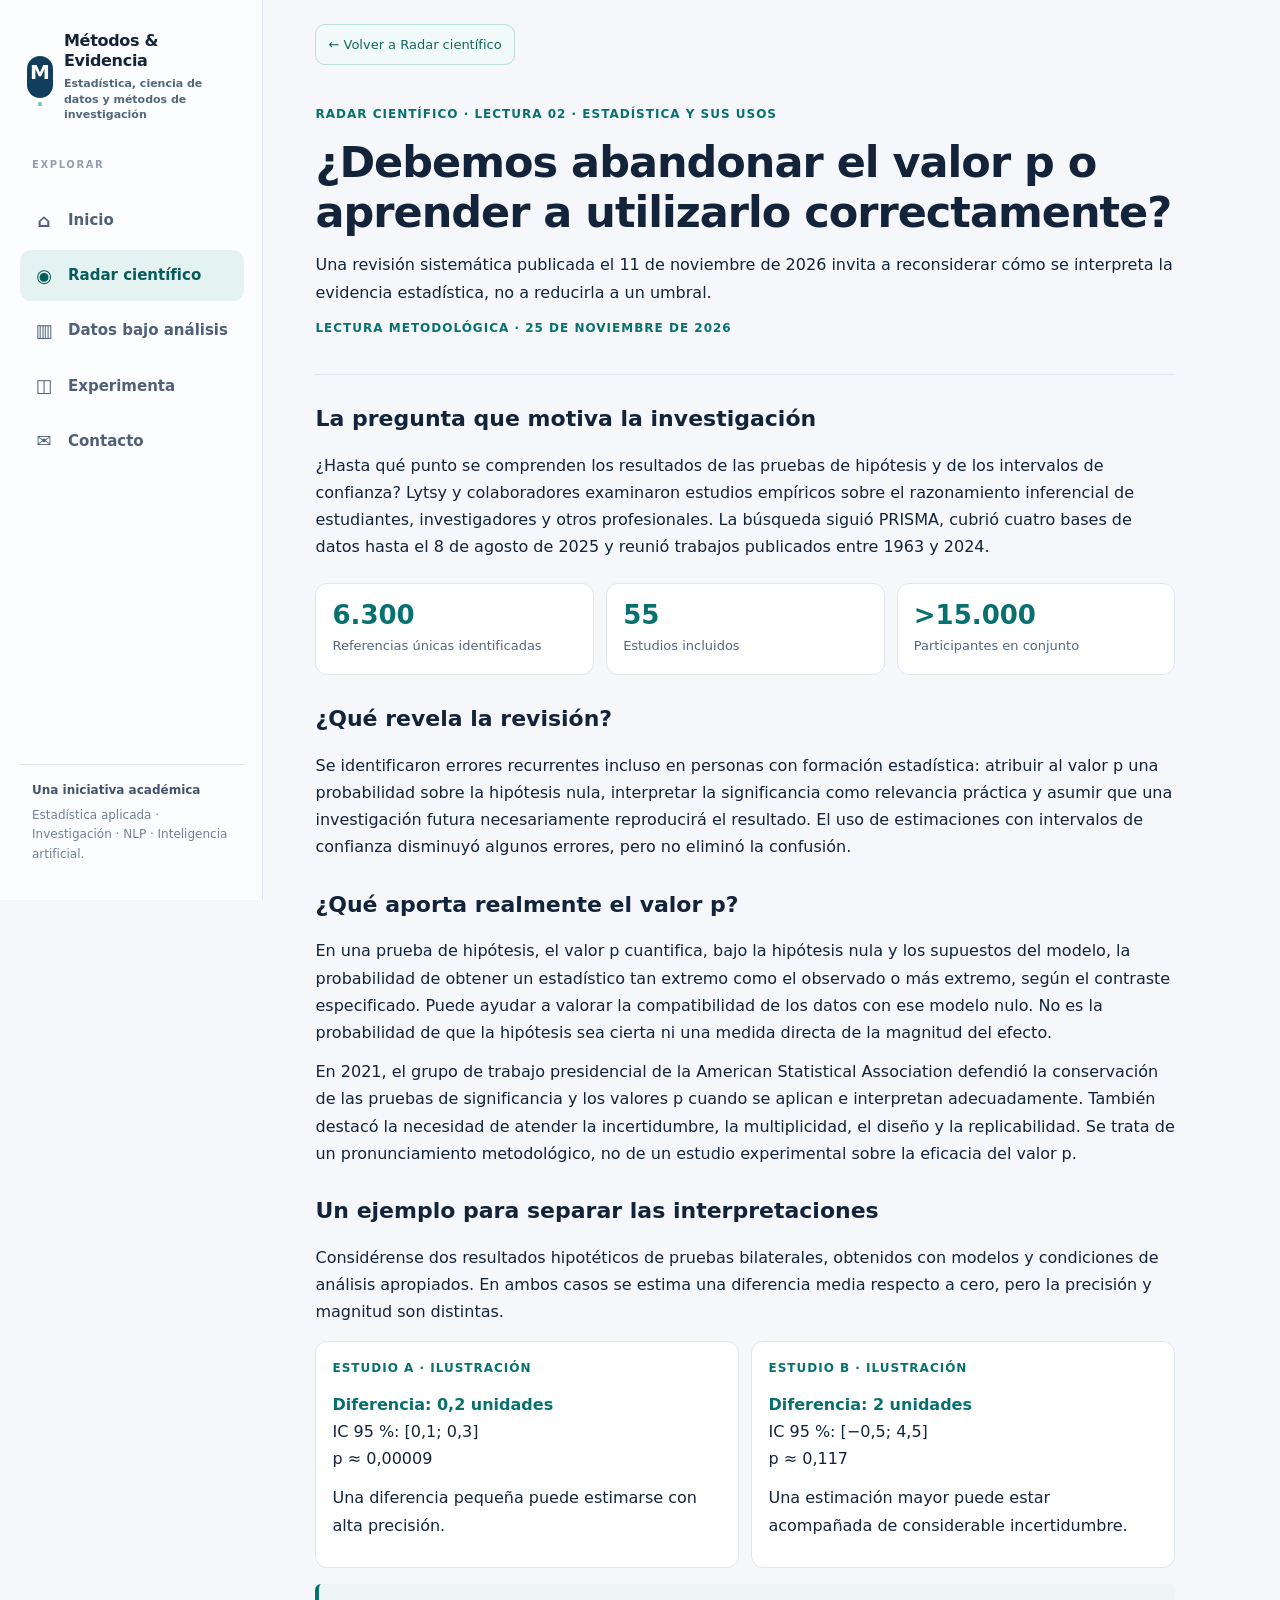
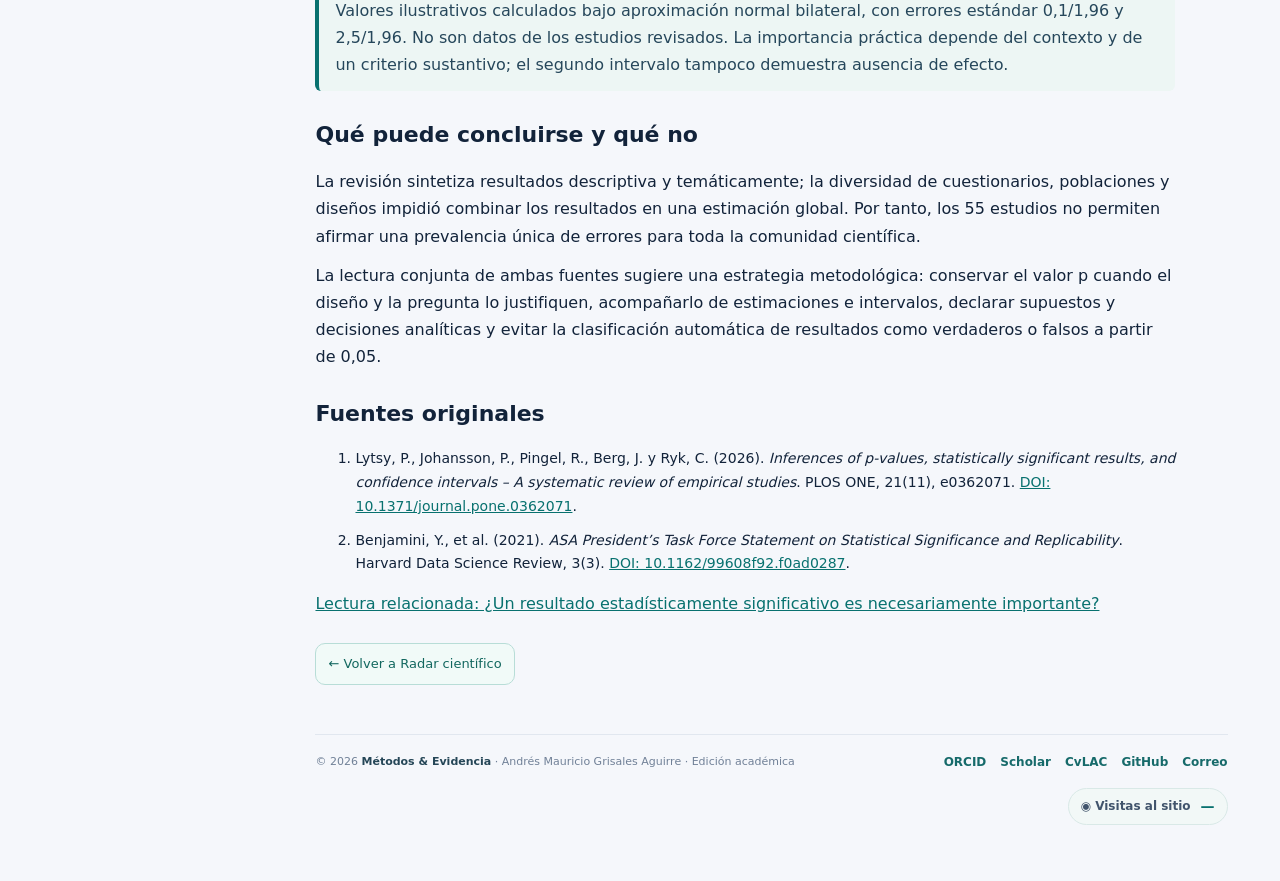
<file: articulos/valor-p-utilidad-interpretacion.html>
<!doctype html>
<html lang="es"><head><meta charset="utf-8"><meta name="viewport" content="width=device-width, initial-scale=1"><meta name="robots" content="index,follow"><link rel="canonical" href="https://andresmgrisales.github.io/metodos-evidencia/articulos/valor-p-utilidad-interpretacion.html">
<!-- Vista previa al compartir (Open Graph) -->
<meta property="og:description" content="Lectura metodológica sobre la utilidad del valor p, basada en una revisión sistemática de 2026 y el pronunciamiento de la ASA de 2021.">
<meta property="og:url" content="https://andresmgrisales.github.io/metodos-evidencia/articulos/valor-p-utilidad-interpretacion.html">
<meta property="og:site_name" content="Métodos &amp; Evidencia">
<meta property="og:locale" content="es_CO">
<meta property="og:image" content="https://andresmgrisales.github.io/metodos-evidencia/img/og-metodos-evidencia.png">
<meta property="og:image:width" content="1200">
<meta property="og:image:height" content="630">
<meta property="og:image:alt" content="Métodos &amp; Evidencia · Estadística, ciencia de datos y métodos de investigación">
<meta name="twitter:card" content="summary_large_image">
<meta name="description" content="Lectura metodológica sobre la utilidad del valor p, basada en una revisión sistemática de 2026 y el pronunciamiento de la ASA de 2021."><meta property="og:type" content="article"><meta property="og:title" content="¿Debemos abandonar el valor p o aprender a utilizarlo correctamente?"><title>¿Debemos abandonar el valor p o aprender a utilizarlo correctamente? · Métodos &amp; Evidencia</title><link rel="stylesheet" href="../css/marco.css">
<style>
:root{--ink:#12233a;--muted:#53667d;--teal:#08716f;--line:#e1e7ef;--light:#f5f7fb}*{box-sizing:border-box}body{margin:0;background:var(--light);color:var(--ink);font:16px/1.7 system-ui,-apple-system,Segoe UI,sans-serif}main{max-width:860px;margin:auto;padding:24px clamp(16px,4vw,40px) 48px}a{color:var(--teal);overflow-wrap:anywhere}header{border-bottom:1px solid var(--line);padding-bottom:24px}h1{font-size:clamp(28px,5vw,43px);line-height:1.15;letter-spacing:-1px;margin:14px 0}h2{font-size:22px;line-height:1.3;margin-top:30px}p{margin:12px 0}.tag{font-size:12px;font-weight:800;color:var(--teal);letter-spacing:1px;text-transform:uppercase}.note{padding:13px 16px;background:#edf6f4;border-left:4px solid var(--teal);border-radius:6px;color:#26475b}.preview{font-size:12px;font-weight:700;color:#765d32;background:#fbf6ed;padding:10px 14px;border-radius:8px;margin-bottom:24px}.grid{display:grid;grid-template-columns:repeat(3,1fr);gap:12px;margin:22px 0}.metric{background:white;border:1px solid var(--line);border-radius:12px;padding:16px}.metric strong{display:block;color:var(--teal);font-size:26px;line-height:1.2}.metric span{font-size:13px;color:var(--muted)}.pair{display:grid;grid-template-columns:1fr 1fr;gap:12px;margin:16px 0}.panel{background:white;border:1px solid var(--line);padding:16px;border-radius:12px}.panel strong{color:var(--teal)}.sources{font-size:14px}.sources li{margin:10px 0}footer{border-top:1px solid var(--line);margin-top:30px;padding-top:18px;color:var(--muted);font-size:12px}@media(max-width:560px){.grid{grid-template-columns:1fr 1fr}.pair{grid-template-columns:1fr}}
</style></head><body>
<a class="mx-skip" href="#contenido">Saltar al contenido principal</a>
<div class="mx-shell">
<aside class="mx-sidebar" aria-label="Navegación principal">
 <a class="mx-brand" href="../index.html"><span class="mx-symbol" aria-hidden="true">M<span>·</span></span><span><span class="mx-brand-title">Métodos &amp;<br>Evidencia</span><span class="mx-brand-sub">Estadística, ciencia de datos y métodos de investigación</span></span></a>
 <div class="mx-kicker">EXPLORAR</div>
 <nav class="mx-menu" aria-label="Secciones">
  <a href="../index.html"><span class="ic" aria-hidden="true">⌂</span><span>Inicio</span></a>
  <a href="../index.html?seccion=radar" class="active" aria-current="true"><span class="ic" aria-hidden="true">◉</span><span>Radar científico</span></a>
  <a href="../index.html?seccion=analisis"><span class="ic" aria-hidden="true">▥</span><span>Datos bajo análisis</span></a>
  <a href="../index.html?seccion=laboratorio"><span class="ic" aria-hidden="true">◫</span><span>Experimenta</span></a>
  <a href="../index.html?seccion=recursos"><span class="ic" aria-hidden="true">✉︎</span><span>Contacto</span></a>
 </nav>
 <div class="mx-sidebar-bottom"><strong>Una iniciativa académica</strong>Estadística aplicada · Investigación · NLP · Inteligencia artificial.</div>
</aside>
<div class="mx-main"><div class="mx-container">
<div class="mx-back-wrap"><a class="mx-back" href="../index.html?seccion=radar">← Volver a Radar científico</a></div>
<main id="contenido"><header><div class="tag">Radar científico · Lectura 02 · Estadística y sus usos</div><h1>¿Debemos abandonar el valor p o aprender a utilizarlo correctamente?</h1><p>Una revisión sistemática publicada el 11 de noviembre de 2026 invita a reconsiderar cómo se interpreta la evidencia estadística, no a reducirla a un umbral.</p><p class="tag">Lectura metodológica · 25 de noviembre de 2026</p></header>
<h2>La pregunta que motiva la investigación</h2><p>¿Hasta qué punto se comprenden los resultados de las pruebas de hipótesis y de los intervalos de confianza? Lytsy y colaboradores examinaron estudios empíricos sobre el razonamiento inferencial de estudiantes, investigadores y otros profesionales. La búsqueda siguió PRISMA, cubrió cuatro bases de datos hasta el 8 de agosto de 2025 y reunió trabajos publicados entre 1963 y 2024.</p>
<div class="grid" aria-label="Alcance de la revisión"><div class="metric"><strong>6.300</strong><span>Referencias únicas identificadas</span></div><div class="metric"><strong>55</strong><span>Estudios incluidos</span></div><div class="metric"><strong>&gt;15.000</strong><span>Participantes en conjunto</span></div></div>
<h2>¿Qué revela la revisión?</h2><p>Se identificaron errores recurrentes incluso en personas con formación estadística: atribuir al valor p una probabilidad sobre la hipótesis nula, interpretar la significancia como relevancia práctica y asumir que una investigación futura necesariamente reproducirá el resultado. El uso de estimaciones con intervalos de confianza disminuyó algunos errores, pero no eliminó la confusión.</p>
<h2>¿Qué aporta realmente el valor p?</h2><p>En una prueba de hipótesis, el valor p cuantifica, bajo la hipótesis nula y los supuestos del modelo, la probabilidad de obtener un estadístico tan extremo como el observado o más extremo, según el contraste especificado. Puede ayudar a valorar la compatibilidad de los datos con ese modelo nulo. No es la probabilidad de que la hipótesis sea cierta ni una medida directa de la magnitud del efecto.</p>
<p>En 2021, el grupo de trabajo presidencial de la American Statistical Association defendió la conservación de las pruebas de significancia y los valores p cuando se aplican e interpretan adecuadamente. También destacó la necesidad de atender la incertidumbre, la multiplicidad, el diseño y la replicabilidad. Se trata de un pronunciamiento metodológico, no de un estudio experimental sobre la eficacia del valor p.</p>
<h2>Un ejemplo para separar las interpretaciones</h2><p>Considérense dos resultados hipotéticos de pruebas bilaterales, obtenidos con modelos y condiciones de análisis apropiados. En ambos casos se estima una diferencia media respecto a cero, pero la precisión y magnitud son distintas.</p>
<div class="pair"><div class="panel"><div class="tag">Estudio A · ilustración</div><p><strong>Diferencia: 0,2 unidades</strong><br>IC 95 %: [0,1; 0,3]<br>p ≈ 0,00009</p><p>Una diferencia pequeña puede estimarse con alta precisión.</p></div><div class="panel"><div class="tag">Estudio B · ilustración</div><p><strong>Diferencia: 2 unidades</strong><br>IC 95 %: [−0,5; 4,5]<br>p ≈ 0,117</p><p>Una estimación mayor puede estar acompañada de considerable incertidumbre.</p></div></div>
<p class="note">Valores ilustrativos calculados bajo aproximación normal bilateral, con errores estándar 0,1/1,96 y 2,5/1,96. No son datos de los estudios revisados. La importancia práctica depende del contexto y de un criterio sustantivo; el segundo intervalo tampoco demuestra ausencia de efecto.</p>
<h2>Qué puede concluirse y qué no</h2><p>La revisión sintetiza resultados descriptiva y temáticamente; la diversidad de cuestionarios, poblaciones y diseños impidió combinar los resultados en una estimación global. Por tanto, los 55 estudios no permiten afirmar una prevalencia única de errores para toda la comunidad científica.</p><p>La lectura conjunta de ambas fuentes sugiere una estrategia metodológica: conservar el valor p cuando el diseño y la pregunta lo justifiquen, acompañarlo de estimaciones e intervalos, declarar supuestos y decisiones analíticas y evitar la clasificación automática de resultados como verdaderos o falsos a partir de 0,05.</p>
<h2>Fuentes originales</h2><ol class="sources"><li>Lytsy, P., Johansson, P., Pingel, R., Berg, J. y Ryk, C. (2026). <em>Inferences of p-values, statistically significant results, and confidence intervals – A systematic review of empirical studies</em>. PLOS ONE, 21(11), e0362071. <a href="https://doi.org/10.1371/journal.pone.0362071">DOI: 10.1371/journal.pone.0362071</a>.</li><li>Benjamini, Y., et al. (2021). <em>ASA President’s Task Force Statement on Statistical Significance and Replicability</em>. Harvard Data Science Review, 3(3). <a href="https://doi.org/10.1162/99608f92.f0ad0287">DOI: 10.1162/99608f92.f0ad0287</a>.</li></ol><p><a href="../analisis/significancia-estadistica-e-importancia.html">Lectura relacionada: ¿Un resultado estadísticamente significativo es necesariamente importante?</a></p></main><!-- GoatCounter: un registro por carga de pagina; la consulta publica de TOTAL no registra visitas adicionales. -->
<div class="mx-back-wrap mx-back-end"><a class="mx-back" href="../index.html?seccion=radar">← Volver a Radar científico</a></div>
<div class="mx-footer" role="contentinfo"><span>© 2026 <strong>Métodos &amp; Evidencia</strong> · Andrés Mauricio Grisales Aguirre · Edición académica</span>
<nav class="mx-social" aria-label="Perfiles y contacto">
<a href="https://orcid.org/0000-0002-4385-4474" target="_blank" rel="noopener noreferrer">ORCID</a>
<a href="https://scholar.google.com/citations?hl=en&amp;sortby=pubdate&amp;user=-urmP7EAAAAJ&amp;view_op=list_works" target="_blank" rel="noopener noreferrer">Scholar</a>
<a href="https://scienti.minciencias.gov.co/cvlac/visualizador/generarCurriculoCv.do?cod_rh=0001436256" target="_blank" rel="noopener noreferrer">CvLAC</a>
<a href="https://github.com/andresmgrisales" target="_blank" rel="noopener noreferrer">GitHub</a>
<a href="mailto:andresmgrisales@gmail.com">Correo</a>
</nav>
<div class="mx-visits" aria-label="Visitas registradas en Métodos y Evidencia"><span>◉ Visitas al sitio</span><strong id="me-visit-total" aria-live="polite" title="Total acumulado del sitio. Las cifras pueden tardar en actualizarse.">—</strong></div></div>
</div></div>
</div>
<script data-goatcounter="https://metodos-evidencia.goatcounter.com/count" async src="https://gc.zgo.at/count.js"></script>
<script>
(function(){
  var counter=document.getElementById('me-visit-total');
  if(!counter) return;
  fetch('https://metodos-evidencia.goatcounter.com/counter/TOTAL.json')
    .then(function(response){if(!response.ok) throw new Error('Conteo publico no disponible');return response.json();})
    .then(function(data){
      if(data && (typeof data.count==='string'||typeof data.count==='number')){
        counter.textContent=String(data.count);
      }
    })
    .catch(function(){
      counter.title='Activa el conteo publico en Settings de GoatCounter o verifica si el navegador bloquea la consulta.';
    });
})();
</script>
</body></html>
</file>
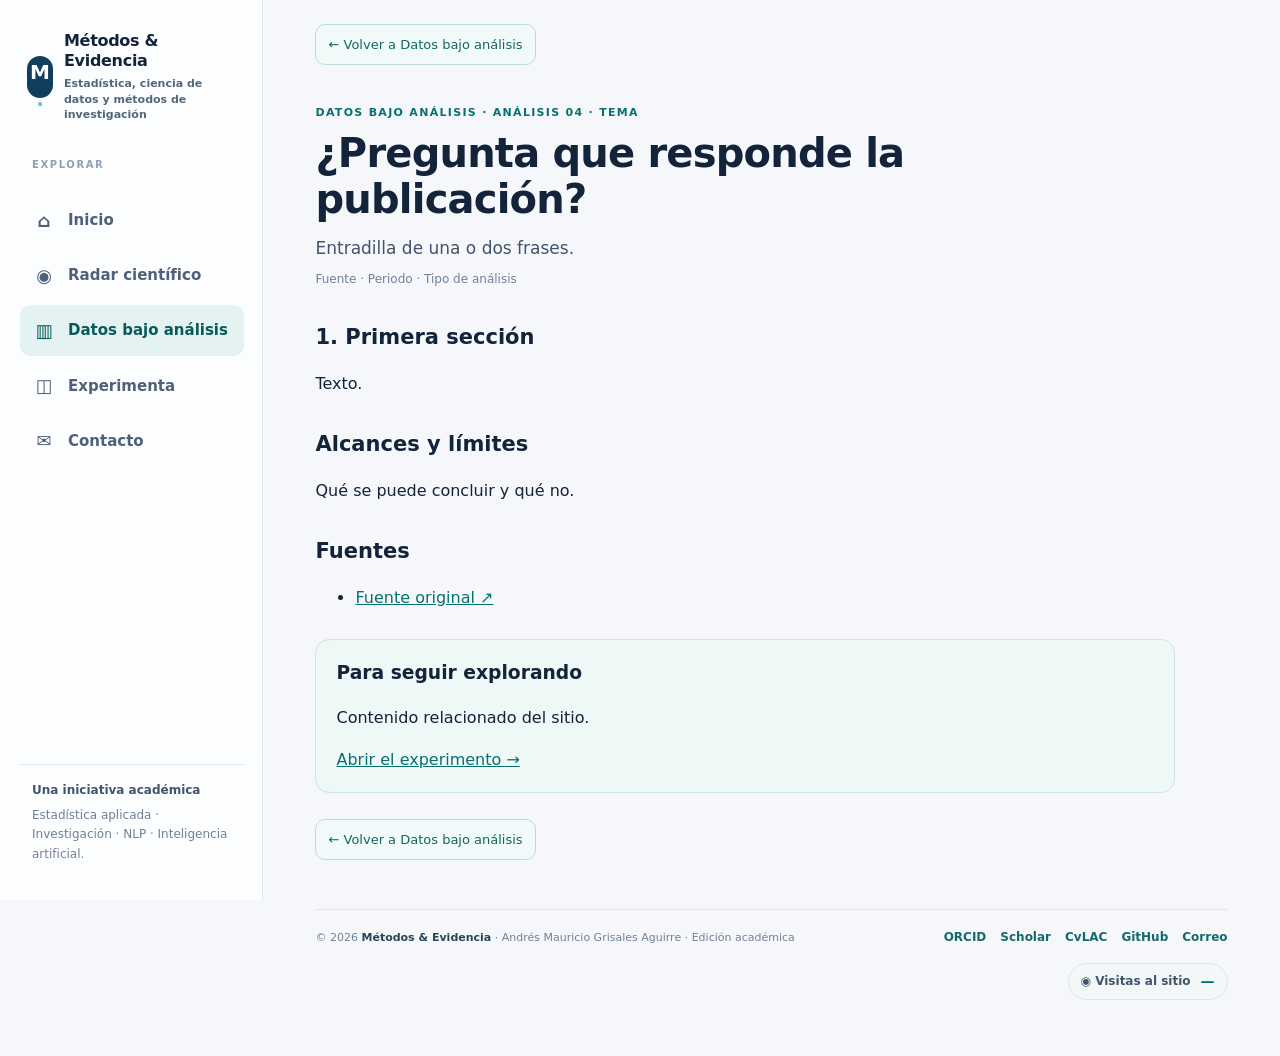
<file: herramientas/plantilla-publicacion.html>
<!doctype html>
<html lang="es">
<head>
<meta charset="utf-8"><meta name="viewport" content="width=device-width,initial-scale=1">
<!-- PLANTILLA DE PUBLICACIÓN · Métodos & Evidencia
     Para crear una publicación: copiar este archivo en analisis/ o articulos/ con un nombre descriptivo
     y completar las partes marcadas. Instrucciones completas en el README («Plantilla de las publicaciones»).
     1. METADATOS: título, descripción, dirección canónica y vista previa (Open Graph).
        Quitar la línea «noindex» al publicar. -->
<meta name="robots" content="noindex">
<title>¿Pregunta que responde la publicación? · Métodos &amp; Evidencia</title>
<meta name="description" content="Descripción de 140–160 caracteres para buscadores.">
<link rel="canonical" href="https://andresmgrisales.github.io/metodos-evidencia/analisis/NOMBRE.html">
<meta property="og:type" content="article">
<meta property="og:title" content="¿Pregunta que responde la publicación?">
<meta property="og:description" content="Descripción de 140–160 caracteres para buscadores.">
<meta property="og:url" content="https://andresmgrisales.github.io/metodos-evidencia/analisis/NOMBRE.html">
<meta property="og:site_name" content="Métodos &amp; Evidencia">
<meta property="og:locale" content="es_CO">
<meta property="og:image" content="https://andresmgrisales.github.io/metodos-evidencia/img/og-metodos-evidencia.png">
<meta property="og:image:width" content="1200"><meta property="og:image:height" content="630">
<meta name="twitter:card" content="summary_large_image">
<meta name="theme-color" content="#163b52">
<link rel="stylesheet" href="../css/marco.css">
<style>
/* Estilos propios de la publicación. El menú, el regreso y el pie vienen de css/marco.css. */
body{margin:0;background:#f5f7fb;color:#12233a;font:16px/1.65 system-ui,-apple-system,'Segoe UI',Arial,sans-serif}
#contenido{max-width:860px}
.pub-kicker{font-size:11px;font-weight:800;letter-spacing:1.3px;color:#08716f}
#contenido h1{font-size:clamp(28px,4vw,40px);line-height:1.15;letter-spacing:-.8px;margin:8px 0 12px}
.pub-lead{font-size:17px;color:#41546c;margin:0 0 8px}
.pub-meta{font-size:12px;color:#708097;margin:0 0 26px}
#contenido h2{font-size:21px;margin:30px 0 10px}
#contenido a{color:#08716f}
.pub-next{margin-top:28px;padding:18px 20px;border:1px solid #cfe6e1;border-radius:14px;background:#eef8f6}
.pub-next h3{margin:0 0 6px}
</style>
</head>
<body>
<!-- 2. MARCO: en sidebar("analisis") la sección activa es «Datos bajo análisis»; para lecturas del Radar,
     cambiar class="active" al enlace de «Radar científico» y el regreso por «← Volver a Radar científico». -->
<a class="mx-skip" href="#contenido">Saltar al contenido principal</a>
<div class="mx-shell">
<aside class="mx-sidebar" aria-label="Navegación principal">
 <a class="mx-brand" href="../index.html"><span class="mx-symbol" aria-hidden="true">M<span>·</span></span><span><span class="mx-brand-title">Métodos &amp;<br>Evidencia</span><span class="mx-brand-sub">Estadística, ciencia de datos y métodos de investigación</span></span></a>
 <div class="mx-kicker">EXPLORAR</div>
 <nav class="mx-menu" aria-label="Secciones">
  <a href="../index.html"><span class="ic" aria-hidden="true">⌂</span><span>Inicio</span></a>
  <a href="../index.html?seccion=radar"><span class="ic" aria-hidden="true">◉</span><span>Radar científico</span></a>
  <a href="../index.html?seccion=analisis" class="active" aria-current="true"><span class="ic" aria-hidden="true">▥</span><span>Datos bajo análisis</span></a>
  <a href="../index.html?seccion=laboratorio"><span class="ic" aria-hidden="true">◫</span><span>Experimenta</span></a>
  <a href="../index.html?seccion=recursos"><span class="ic" aria-hidden="true">✉︎</span><span>Contacto</span></a>
 </nav>
 <div class="mx-sidebar-bottom"><strong>Una iniciativa académica</strong>Estadística aplicada · Investigación · NLP · Inteligencia artificial.</div>
</aside>
<div class="mx-main"><div class="mx-container">
<div class="mx-back-wrap"><a class="mx-back" href="../index.html?seccion=analisis">← Volver a Datos bajo análisis</a></div>
<main id="contenido">
<!-- 3. CONTENIDO. Estructura recomendada, como en las demás publicaciones:
     rótulo (colección · número · tema), pregunta como título, entradilla, línea de datos,
     secciones numeradas, alcances y límites, fuentes, y cierre «Para seguir explorando». -->
<header class="pub-head">
  <div class="pub-kicker">DATOS BAJO ANÁLISIS · ANÁLISIS 04 · TEMA</div>
  <h1>¿Pregunta que responde la publicación?</h1>
  <p class="pub-lead">Entradilla de una o dos frases.</p>
  <p class="pub-meta">Fuente · Periodo · Tipo de análisis</p>
</header>
<section><h2>1. Primera sección</h2><p>Texto.</p></section>
<section><h2>Alcances y límites</h2><p>Qué se puede concluir y qué no.</p></section>
<section><h2>Fuentes</h2><ul><li><a href="https://" target="_blank" rel="noopener noreferrer">Fuente original ↗</a></li></ul></section>
<div class="pub-next"><h3>Para seguir explorando</h3><p>Contenido relacionado del sitio.</p><a href="../index.html?seccion=laboratorio">Abrir el experimento →</a></div>
</main>
<div class="mx-back-wrap mx-back-end"><a class="mx-back" href="../index.html?seccion=analisis">← Volver a Datos bajo análisis</a></div>
<div class="mx-footer" role="contentinfo"><span>© 2026 <strong>Métodos &amp; Evidencia</strong> · Andrés Mauricio Grisales Aguirre · Edición académica</span>
<nav class="mx-social" aria-label="Perfiles y contacto">
<a href="https://orcid.org/0000-0002-4385-4474" target="_blank" rel="noopener noreferrer">ORCID</a>
<a href="https://scholar.google.com/citations?hl=en&amp;sortby=pubdate&amp;user=-urmP7EAAAAJ&amp;view_op=list_works" target="_blank" rel="noopener noreferrer">Scholar</a>
<a href="https://scienti.minciencias.gov.co/cvlac/visualizador/generarCurriculoCv.do?cod_rh=0001436256" target="_blank" rel="noopener noreferrer">CvLAC</a>
<a href="https://github.com/andresmgrisales" target="_blank" rel="noopener noreferrer">GitHub</a>
<a href="mailto:andresmgrisales@gmail.com">Correo</a>
</nav>
<div class="mx-visits" aria-label="Visitas registradas en Métodos y Evidencia"><span>◉ Visitas al sitio</span><strong id="me-visit-total" aria-live="polite" title="Total acumulado del sitio. Las cifras pueden tardar en actualizarse.">—</strong></div></div>
</div></div>
</div>
<!-- 4. CONTEO DE VISITAS (no modificar) -->
<script data-goatcounter="https://metodos-evidencia.goatcounter.com/count" async src="https://gc.zgo.at/count.js"></script>
<script>
(function(){
  var counter=document.getElementById('me-visit-total');
  if(!counter) return;
  fetch('https://metodos-evidencia.goatcounter.com/counter/TOTAL.json')
    .then(function(response){if(!response.ok) throw new Error('Conteo publico no disponible');return response.json();})
    .then(function(data){if(data && (typeof data.count==='string'||typeof data.count==='number')){counter.textContent=String(data.count);}})
    .catch(function(){counter.title='Activa el conteo publico en Settings de GoatCounter o verifica si el navegador bloquea la consulta.';});
})();
</script>
</body>
</html>
</file>
<file: css/marco.css>
/* Métodos & Evidencia · marco común de las publicaciones (análisis y lecturas).
   Reproduce el menú lateral, el pie y el regreso de la página principal.
   Las clases llevan el prefijo mx- para no chocar con los estilos propios de cada publicación.
   Los nombres del menú son los oficiales del README: completos y en el mismo orden en todos los tamaños. */

.mx-skip{position:absolute;left:14px;top:-100px;z-index:100;background:#fff;color:#123e5d;border:2px solid #0b8c89;border-radius:9px;padding:8px 12px;font:600 14px system-ui,-apple-system,'Segoe UI',Arial,sans-serif}
.mx-skip:focus{top:12px}

.mx-shell{max-width:1550px;margin:0 auto;min-height:100vh;display:grid;grid-template-columns:263px minmax(0,1fr)}
.mx-sidebar{box-sizing:border-box;padding:27px 18px 20px 20px;background:#fcfdff;border-right:1px solid #e1e7ef;position:sticky;top:0;height:100vh;display:flex;flex-direction:column;gap:22px;font:15px/1.62 system-ui,-apple-system,'Segoe UI',Arial,sans-serif;color:#12233a}
.mx-brand{display:flex;align-items:center;gap:11px;padding:4px 7px 12px;color:#12233a;text-decoration:none}
.mx-brand>span:last-child{min-width:0}
.mx-symbol{width:42px;height:42px;display:grid;place-items:center;background:#123e5d;color:#fff;font-weight:800;font-size:20px;border-radius:13px;line-height:1.62}
.mx-symbol span{color:#57c8bd}
.mx-brand-title{display:block;font-size:16px;line-height:1.23;font-weight:780;letter-spacing:-.3px}
.mx-brand-sub{display:block;font-size:11px;line-height:1.4;font-weight:550;max-width:280px;margin-top:6px;color:#526779}
.mx-kicker{font-size:10px;font-weight:750;color:#91a0af;letter-spacing:1.6px;padding:0 12px}
.mx-menu{display:flex;flex-direction:column;gap:4px}
.mx-menu a{display:flex;align-items:center;gap:12px;border-radius:11px;padding:11px 12px;color:#506079;background:transparent;text-align:left;font-weight:630;white-space:nowrap;text-decoration:none;font-size:15px;line-height:1.62}
.mx-menu a:hover{background:#edf3f8;color:#17375c}
.mx-menu a.active{background:#e4f2f1;color:#075c5b}
.mx-menu a:focus-visible{outline:3px solid #0b8c89;outline-offset:2px}
.mx-menu .ic{font-size:18px;width:24px;text-align:center}
.mx-sidebar-bottom{margin-top:auto;border-top:1px solid #e1e7ef;padding:16px 12px;font-size:12px;color:#708097}
.mx-sidebar-bottom strong{display:block;color:#41546c;font-size:12px;margin-bottom:5px}

.mx-main{min-width:0;padding:24px clamp(20px,4.1vw,64px) 38px}
.mx-container{max-width:1110px}

/* Regreso a la colección, arriba y al final de cada publicación */
.mx-back{display:inline-flex;align-items:center;padding:9px 12px;border:1px solid #b8ddd7;border-radius:10px;text-decoration:none!important;color:#12675f;background:#f1faf8;font:400 13px/1.62 system-ui,-apple-system,'Segoe UI',Arial,sans-serif;margin-bottom:14px}
.mx-back:hover{border-color:#2c9388}
.mx-back-wrap{display:flex;margin:0 0 25px}
.mx-back-wrap.mx-back-end{margin:26px 0 0}

/* Publicaciones independientes: su contenido se alinea con el regreso y el menú */
.mx-container>main#contenido{margin-left:0;margin-right:0;padding:0}

/* Pie común */
.mx-footer{max-width:1110px;margin-top:35px;border-top:1px solid #e1e7ef;padding:18px 0;color:#708097;font:11px/1.62 system-ui,-apple-system,'Segoe UI',Arial,sans-serif;display:grid;grid-template-columns:minmax(0,1fr) auto;gap:16px;align-items:center}
.mx-footer strong{color:#254657;font-weight:800}
.mx-social{display:flex;flex-wrap:wrap;gap:8px 14px;align-items:center}
.mx-social a{font-size:12px;text-decoration:none;color:#166a6a;font-weight:730}
.mx-social a:hover{text-decoration:underline}
.mx-visits{grid-column:1/-1;justify-self:end;display:inline-flex;align-items:center;gap:10px;width:max-content;max-width:100%;border:1px solid #d9e9e7;border-radius:999px;padding:6px 12px;background:#f2f8f7;color:#41546c;font-size:12px;font-weight:650}
.mx-visits strong{color:#08716f;font-size:14px;font-variant-numeric:tabular-nums;font-weight:850}

@media(max-width:1000px){
  .mx-shell{grid-template-columns:218px minmax(0,1fr)}
  .mx-sidebar{padding:22px 10px}
  .mx-main{padding:22px}
}
@media(max-width:840px){
  .mx-footer{grid-template-columns:1fr;text-align:center}
  .mx-social{justify-content:center}
  .mx-visits{justify-self:center}
}
@media(max-width:730px){
  .mx-shell{display:block}
  .mx-sidebar{position:static;width:100%;height:auto;border-right:0;border-bottom:1px solid #e1e7ef;padding:11px 13px;gap:5px}
  .mx-brand{padding:3px 5px}
  .mx-brand-sub{max-width:310px;line-height:1.36;margin-top:4px}
  .mx-kicker,.mx-sidebar-bottom{display:none}
  /* Cinco secciones: tres arriba y dos abajo, con el nombre completo */
  .mx-menu{display:grid;grid-template-columns:repeat(6,minmax(0,1fr));gap:5px;padding:2px 0 4px}
  .mx-menu a{grid-column:span 2;min-width:0;white-space:normal;flex-direction:column;justify-content:center;line-height:1.25;text-align:center;padding:8px 4px;min-height:72px;gap:4px;font-size:12px}
  .mx-menu a:nth-last-child(-n+2){grid-column:span 3}
  .mx-menu .ic{font-size:15px;width:15px}
  .mx-main{padding:13px 14px 20px}
}
</file>
<file: css/analisis.css>
/* Métodos & Evidencia · estilos del contenido de los análisis (Inflación y Significancia).
   Extraídos de la hoja del sitio: solo las reglas que usa el contenido. El marco común está en marco.css. */
:root { --ink: #12233a; --ink2: #41546c; --muted: #708097; --teal: #0b8c89; --teald: #08716f; --blue: #233b78; --light: #f5f7fb; --line: #e1e7ef; --white: #fff; --warm: #fbf6ed; --shadow: 0 10px 32px rgba(31,48,75,.055); }
* { box-sizing: border-box; }
html { scroll-behavior: smooth; }
body { margin: 0px; background: var(--light); color: var(--ink); font: 15px / 1.62 system-ui, -apple-system, "Segoe UI", Arial, sans-serif; }
button, input, select { font: inherit; }
a { color: var(--teald); text-decoration: none; }
a:hover { text-decoration: underline; }
button { cursor: pointer; }
button:focus-visible, a:focus-visible, input:focus-visible, select:focus-visible { outline: rgb(103, 196, 187) solid 3px; outline-offset: 2px; }
.eyebrow { font-size: 11px; color: var(--teald); letter-spacing: 1.6px; font-weight: 800; text-transform: uppercase; }
.btn { border: 0px; border-radius: 10px; padding: 10px 15px; font-size: 13px; font-weight: 730; background: var(--teal); color: rgb(255, 255, 255); display: inline-flex; align-items: center; justify-content: center; gap: 8px; }
.btn:hover { background: var(--teald); text-decoration: none; }
.btn.ghost { background: rgb(230, 241, 239); color: var(--teald); }
.btn.outline { background: rgb(255, 255, 255); border: 1px solid rgb(201, 216, 222); color: rgb(27, 93, 99); }
.btn.mini { font-size: 12px; padding: 7px 10px; }
.btn:focus { outline-offset: 3px; }
.section-header h2, .page-head h1 { margin: 0px; letter-spacing: -0.7px; line-height: 1.3; }
.section-header p, .page-head p { margin: 5px 0px 0px; color: var(--muted); }
.card { background: var(--white); border: 1px solid var(--line); box-shadow: var(--shadow); border-radius: 16px; padding: 20px; min-width: 0px; }
.tag { display: inline-block; color: var(--teald); font-size: 10px; font-weight: 780; text-transform: uppercase; letter-spacing: 1.1px; }
.muted { color: var(--muted); }
.small { font-size: 12px; }
.kpis { display: grid; grid-template-columns: repeat(3, minmax(0px, 1fr)); gap: 12px; }
.kpi { padding: 17px; border: 1px solid var(--line); border-radius: 14px; background: rgb(255, 255, 255); }
.kpi strong { display: block; font-size: 27px; letter-spacing: -0.8px; line-height: 1.3; margin: 5px 0px; }
.kpi span { font-size: 11px; color: var(--muted); font-weight: 650; }
.highlight { background: rgb(236, 246, 244); border: 1px solid rgb(202, 229, 223); border-radius: 14px; padding: 16px; }
.highlight h3 { margin: 2px 0px 7px; }
.highlight p { margin: 0px; }
.label { display: block; font-size: 12px; font-weight: 730; color: rgb(83, 102, 125); margin-bottom: 7px; }
.item-actions { display: flex; align-items: center; gap: 10px; margin-top: 15px; flex-wrap: wrap; }
.page-head { margin-bottom: 22px; }
.page-head h1 { font-size: clamp(26px, 3vw, 34px); }
.page-head .eyebrow { margin-bottom: 8px; }
.publication { max-width: 820px; }
.publication p { font-size: 15px; color: rgb(52, 70, 92); }
.publication h2 { font-size: 20px; letter-spacing: -0.3px; margin-top: 26px; }
.tabs { display: flex; gap: 5px; background: rgb(237, 242, 246); border-radius: 11px; padding: 5px; width: max-content; max-width: 100%; flex-wrap: wrap; }
.tabs button { border: 0px; background: transparent; border-radius: 8px; padding: 8px 13px; font-size: 12px; color: rgb(99, 117, 139); font-weight: 730; }
.tabs button.selected { background: rgb(255, 255, 255); color: var(--ink); box-shadow: rgba(24, 45, 71, 0.082) 0px 2px 7px; }
.chart { width: 100%; max-height: 345px; display: block; overflow: visible; }
.chart text { font-family: system-ui, "Segoe UI", sans-serif; fill: rgb(102, 119, 142); font-size: 12px; }
.chart .gridline { stroke: rgb(223, 232, 238); stroke-width: 1; stroke-dasharray: 3, 5; }
.chart .baseline { stroke: rgb(174, 188, 201); stroke-width: 1.5; }
.chart .data-line { fill: none; stroke: rgb(8, 126, 131); stroke-width: 4; stroke-linecap: round; stroke-linejoin: round; }
.chart .dot { fill: rgb(8, 126, 131); stroke: rgb(255, 255, 255); stroke-width: 3; }
.chart .bar { fill: rgb(35, 140, 149); }
.note { border-left: 3px solid rgb(228, 170, 92); background: rgb(251, 247, 238); border-radius: 0px 9px 9px 0px; padding: 12px 14px; color: rgb(113, 93, 59); font-size: 12px; }
.source-list a { word-break: break-word; }
.source-list { padding-left: 20px; font-size: 13px; }
.source-list li { margin: 5px 0px; }
.control-row { display: flex; align-items: center; gap: 12px; justify-content: space-between; flex-wrap: wrap; }
.control-row strong { font-size: 25px; }
.slider { width: 100%; accent-color: var(--teal); cursor: pointer; margin: 11px 0px 4px; }
.formula { font-size: 19px; text-align: center; padding: 10px 0px; letter-spacing: 1px; }
.overline { color: rgb(115, 133, 154); font-size: 11px; letter-spacing: 1.2px; text-transform: uppercase; font-weight: 800; }
h3 { line-height: 1.35; }
ul { padding-left: 22px; }
.chart-help { font-size: 11px; color: var(--muted); margin-top: 4px; }
@media (max-width: 730px){
.kpis { grid-template-columns: repeat(3, 1fr); }
.kpi { padding: 12px; }
.kpi strong { font-size: 20px; }
.publication { max-width: none; }
}
@media (max-width: 410px){
.kpis { grid-template-columns: 1fr 1fr; }
}
@media (prefers-reduced-motion: reduce){
* { scroll-behavior: auto !important; transition: none !important; }
}
.article-switch { display: flex; align-items: stretch; gap: 10px; flex-wrap: wrap; margin: 0px 0px 25px; }
.method-grid { display: grid; grid-template-columns: 1fr; gap: 17px; }
.method-controls { display: grid; grid-template-columns: repeat(3, minmax(0px, 1fr)); gap: 16px; }
.method-controls .control-row { margin-bottom: 4px; }
.method-metrics { display: grid; grid-template-columns: repeat(3, minmax(0px, 1fr)); gap: 10px; margin: 18px 0px; }
.method-metric { border: 1px solid var(--line); border-radius: 12px; padding: 13px; background: rgb(255, 255, 255); min-width: 0px; }
.method-metric .overline { font-size: 10px; line-height: 1.4; letter-spacing: 0.8px; }
.method-metric .num { font-size: 24px; line-height: 1.35; font-weight: 800; letter-spacing: -0.5px; color: rgb(33, 73, 104); overflow-wrap: anywhere; }
.method-metric .support { font-size: 12px; color: rgb(101, 116, 140); }
.ci-plot { width: 100%; height: auto; display: block; max-width: 850px; margin: 0px auto; }
.method-takeaway { padding: 15px; border: 1px solid rgb(204, 228, 223); background: rgb(239, 248, 245); border-radius: 13px; }
.method-takeaway strong { display: block; color: rgb(20, 87, 84); margin-bottom: 3px; }
.method-takeaway p { margin: 2px 0px; color: rgb(39, 75, 93); }
.method-notes { padding-left: 20px; }
.method-notes li { margin: 8px 0px; }
@media (max-width: 930px){
.method-grid { grid-template-columns: 1fr; }
.method-controls { grid-template-columns: 1fr; }
.method-metrics { grid-template-columns: repeat(3, minmax(0px, 1fr)); }
}
@media (max-width: 730px){
.method-metrics { grid-template-columns: 1fr 1fr; }
.article-switch { gap: 7px; }
}
@media (max-width: 390px){
.method-metrics { grid-template-columns: 1fr 1fr; }
.method-metric .num { font-size: 21px; }
}
@media (max-width: 600px){
.tabs button { min-width: 0px; }
}
.me033-back { display: inline-flex; padding: 9px 12px; border: 1px solid rgb(184, 221, 215); border-radius: 10px; text-decoration: none; color: rgb(18, 103, 95); margin-bottom: 14px; background: rgb(241, 250, 248); font-size: 13px; }
a.btn { text-decoration: none !important; }
</file>
